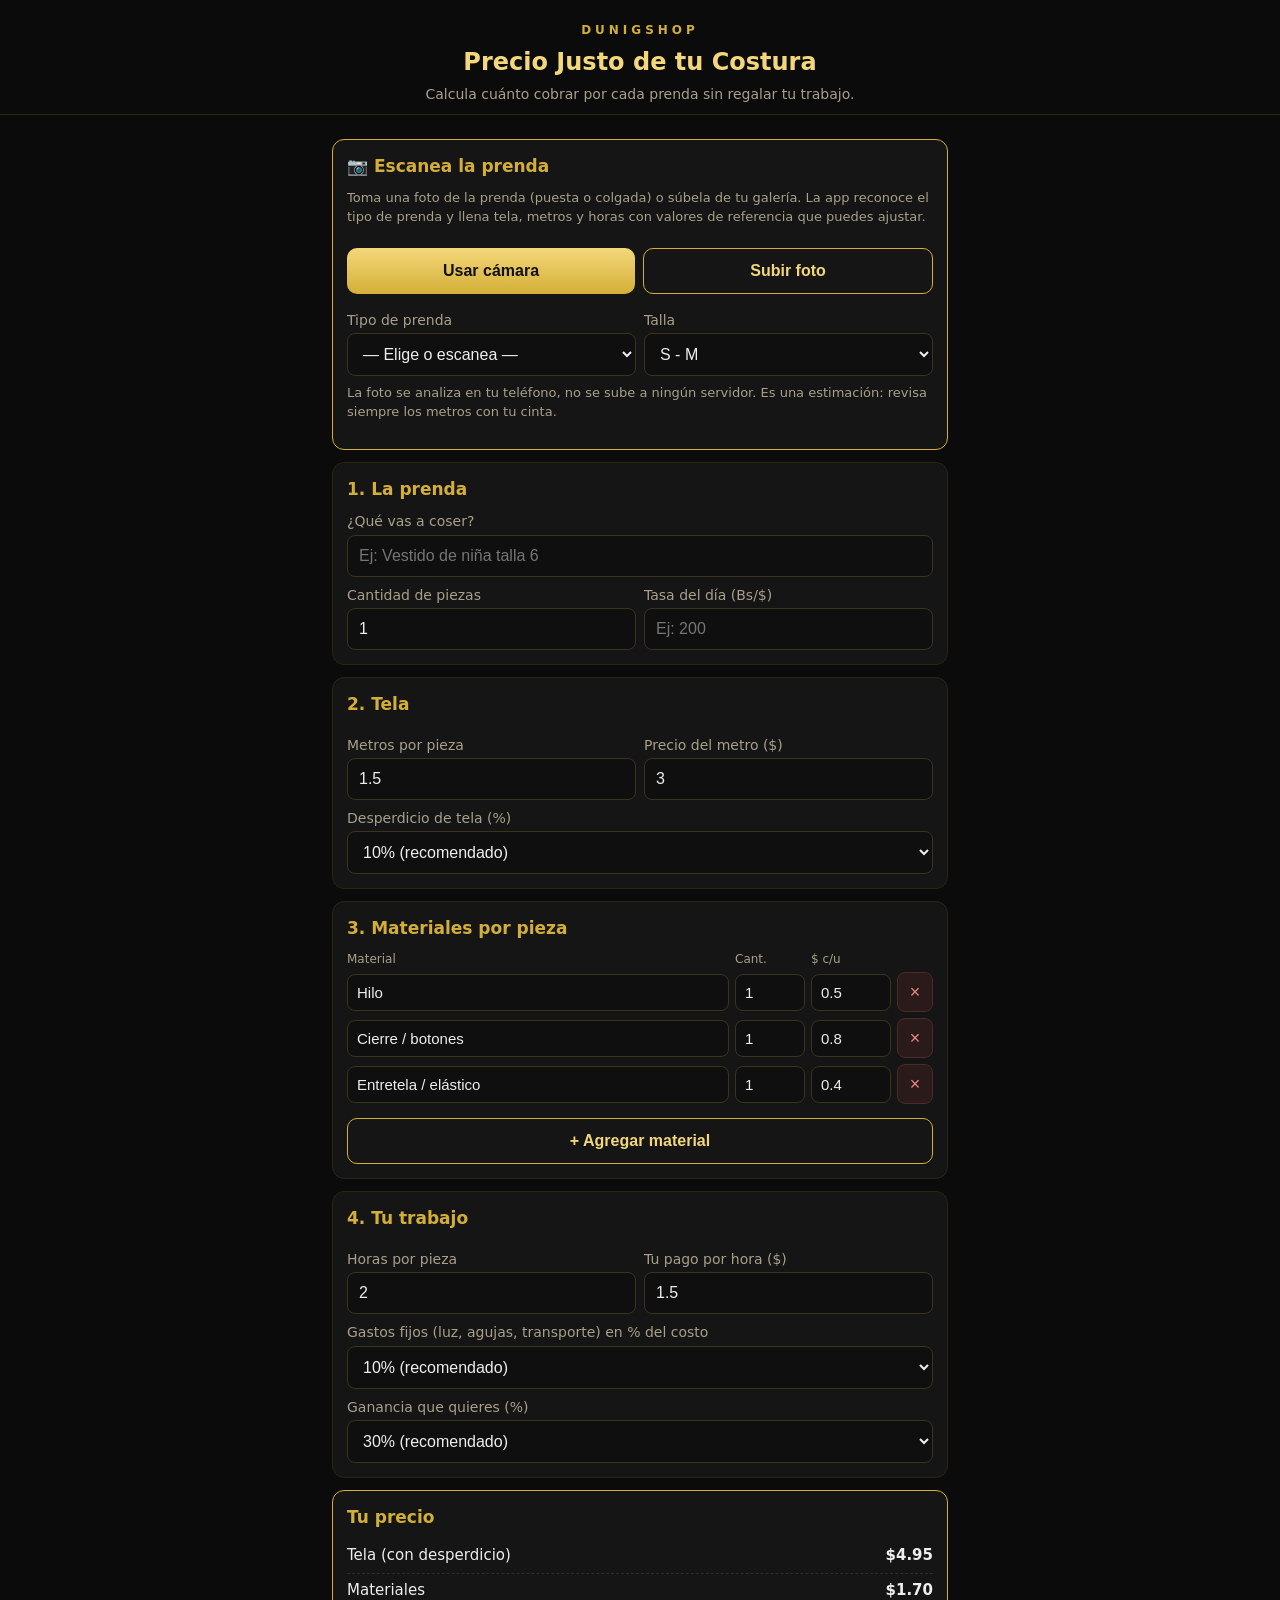
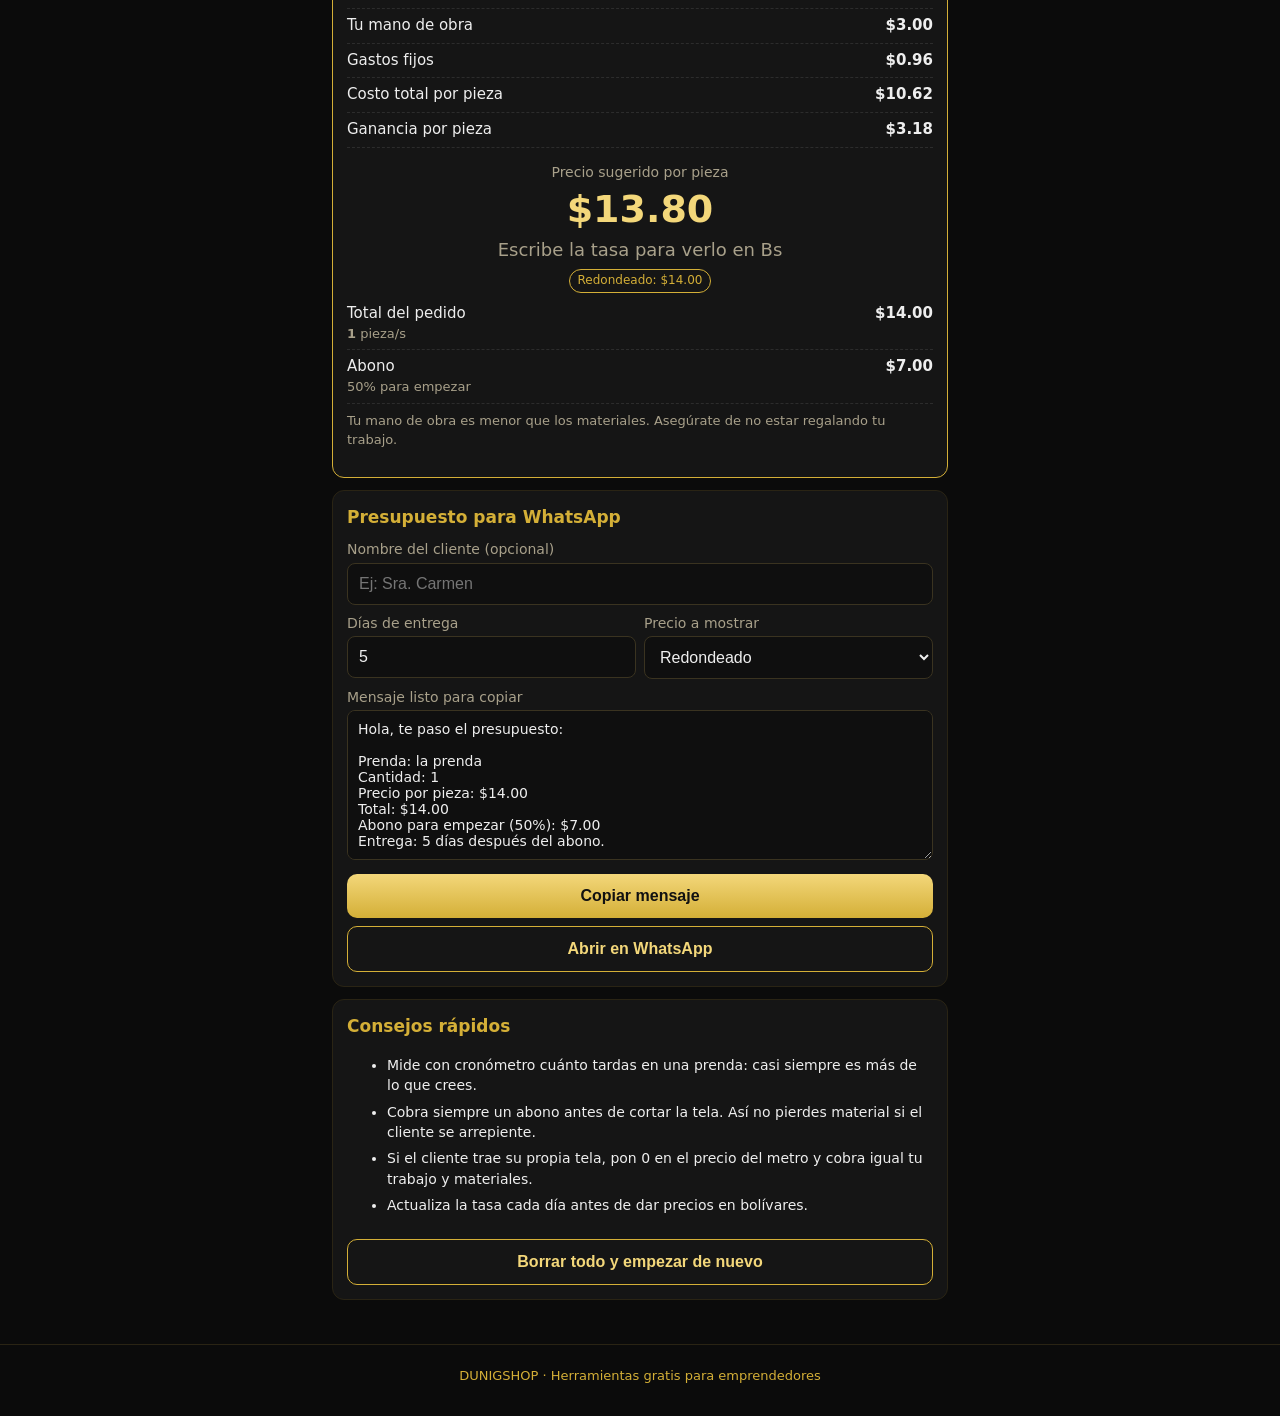
<file: index.html>
<!DOCTYPE html>
<html lang="es">
<head>
<meta charset="UTF-8">
<meta name="viewport" content="width=device-width, initial-scale=1">
<title>Precio Justo de tu Costura · DUNIGSHOP</title>
<meta name="description" content="Calcula gratis cuánto cobrar por una prenda: tela, materiales, tu tiempo y tu ganancia, en dólares y bolívares.">
<meta name="theme-color" content="#0b0b0b">
<style>
  :root{--negro:#0b0b0b;--panel:#151515;--borde:#2a2414;--oro:#d4af37;--oro2:#f3d77a;--texto:#eee;--gris:#a8a08a}
  *{box-sizing:border-box}
  body{margin:0;background:var(--negro);color:var(--texto);font-family:system-ui,-apple-system,"Segoe UI",Roboto,Arial,sans-serif;font-size:16px;line-height:1.45}
  header{text-align:center;padding:22px 14px 10px;border-bottom:1px solid var(--borde)}
  header .marca{color:var(--oro);letter-spacing:4px;font-size:12px;font-weight:700}
  h1{margin:6px 0 4px;font-size:24px;color:var(--oro2)}
  header p{margin:0;color:var(--gris);font-size:14px}
  main{max-width:640px;margin:0 auto;padding:12px}
  .card{background:var(--panel);border:1px solid var(--borde);border-radius:12px;padding:14px;margin:12px 0}
  h2{font-size:17px;color:var(--oro);margin:0 0 10px}
  label{display:block;font-size:14px;color:var(--gris);margin:8px 0 3px}
  input,select{width:100%;padding:11px;border-radius:8px;border:1px solid #3a3320;background:#0f0f0f;color:var(--texto);font-size:16px}
  input:focus,select:focus{outline:2px solid var(--oro);border-color:var(--oro)}
  .fila{display:flex;gap:8px}
  .fila>div{flex:1;min-width:0}
  .mat{display:grid;grid-template-columns:1fr 70px 80px 36px;gap:6px;align-items:center;margin-bottom:6px}
  .mat input{padding:9px;font-size:15px}
  .mat input::-webkit-outer-spin-button,.mat input::-webkit-inner-spin-button{-webkit-appearance:none;margin:0}
  .mat input[type=number]{-moz-appearance:textfield}
  .mat .x{background:#2a1a1a;color:#e88;border:1px solid #4a2a2a;border-radius:8px;height:40px;font-size:18px;cursor:pointer}
  .cab{display:grid;grid-template-columns:1fr 70px 80px 36px;gap:6px;font-size:12px;color:var(--gris);margin-bottom:4px}
  button.btn{width:100%;padding:13px;border:0;border-radius:10px;background:linear-gradient(180deg,var(--oro2),var(--oro));color:#111;font-weight:700;font-size:16px;cursor:pointer;margin-top:8px}
  button.sec{background:transparent;border:1px solid var(--oro);color:var(--oro2)}
  .res{border-color:var(--oro)}
  .linea{display:flex;justify-content:space-between;padding:6px 0;border-bottom:1px dashed #2c2c2c;font-size:15px}
  .linea{gap:10px;align-items:flex-start}.linea span:last-child{font-weight:600;text-align:right;white-space:nowrap}.linea small{display:block;font-weight:400;color:var(--gris);font-size:13px}
  .grande{text-align:center;margin:14px 0 4px}
  .grande .usd{font-size:38px;font-weight:800;color:var(--oro2)}
  .grande .bs{font-size:18px;color:var(--gris)}
  .tag{display:inline-block;font-size:12px;padding:2px 8px;border-radius:20px;border:1px solid var(--oro);color:var(--oro);margin-top:6px}
  .aviso{font-size:13px;color:var(--gris);margin-top:8px}
  textarea{width:100%;min-height:150px;background:#0f0f0f;color:var(--texto);border:1px solid #3a3320;border-radius:8px;padding:10px;font-size:14px;font-family:inherit}
  .tips li{margin-bottom:6px;font-size:14px}
  footer{text-align:center;color:var(--oro);font-size:13px;padding:22px 10px 30px;border-top:1px solid var(--borde);margin-top:20px}
  @media (max-width:360px){h1{font-size:21px}.mat,.cab{grid-template-columns:1fr 56px 68px 32px}}
  .scan{border-color:var(--oro)}
  .scan .bot{display:flex;gap:8px}.scan .bot button{flex:1}
  #prev{display:none;width:100%;max-height:280px;object-fit:contain;border-radius:10px;margin-top:10px;background:#000}
  #scanRes{font-size:14px;color:var(--texto);margin-top:8px}
  #scanRes b{color:var(--oro2)}
  input[type=file]{display:none}
</style>
</head>
<body>
<header>
  <div class="marca">DUNIGSHOP</div>
  <h1>Precio Justo de tu Costura</h1>
  <p>Calcula cuánto cobrar por cada prenda sin regalar tu trabajo.</p>
</header>

<main>
  <section class="card scan">
    <h2>📷 Escanea la prenda</h2>
    <p class="aviso" style="margin-top:0">Toma una foto de la prenda (puesta o colgada) o súbela de tu galería. La app reconoce el tipo de prenda y llena tela, metros y horas con valores de referencia que puedes ajustar.</p>
    <div class="bot">
      <button class="btn" id="btnCam" type="button">Usar cámara</button>
      <button class="btn sec" id="btnGal" type="button">Subir foto</button>
    </div>
    <input id="fCam" type="file" accept="image/*" capture="environment">
    <input id="fGal" type="file" accept="image/*">
    <img id="prev" alt="Foto de la prenda">
    <div id="scanRes"></div>
    <div class="fila">
      <div><label for="tipo">Tipo de prenda</label>
        <select id="tipo"><option value="">— Elige o escanea —</option></select></div>
      <div><label for="talla">Talla</label>
        <select id="talla"><option value="0.7">Niño/a</option><option value="1" selected>S - M</option><option value="1.2">L - XL</option><option value="1.4">XXL o más</option></select></div>
    </div>
    <p class="aviso">La foto se analiza en tu teléfono, no se sube a ningún servidor. Es una estimación: revisa siempre los metros con tu cinta.</p>
  </section>
  <section class="card">
    <h2>1. La prenda</h2>
    <label for="prenda">¿Qué vas a coser?</label>
    <input id="prenda" placeholder="Ej: Vestido de niña talla 6" value="">
    <div class="fila">
      <div><label for="cant">Cantidad de piezas</label><input id="cant" type="number" min="1" step="1" value="1" inputmode="numeric"></div>
      <div><label for="tasa">Tasa del día (Bs/$)</label><input id="tasa" type="number" min="0" step="0.01" placeholder="Ej: 200" inputmode="decimal"></div>
    </div>
  </section>

  <section class="card">
    <h2>2. Tela</h2>
    <div class="fila">
      <div><label for="metros">Metros por pieza</label><input id="metros" type="number" min="0" step="0.05" value="1.5" inputmode="decimal"></div>
      <div><label for="precioM">Precio del metro ($)</label><input id="precioM" type="number" min="0" step="0.01" value="3" inputmode="decimal"></div>
    </div>
    <label for="merma">Desperdicio de tela (%)</label>
    <select id="merma">
      <option value="0">0% (ya lo incluí)</option>
      <option value="5">5%</option>
      <option value="10" selected>10% (recomendado)</option>
      <option value="15">15% (tela con estampado o cuadros)</option>
      <option value="20">20%</option>
    </select>
  </section>

  <section class="card">
    <h2>3. Materiales por pieza</h2>
    <div class="cab"><span>Material</span><span>Cant.</span><span>$ c/u</span><span></span></div>
    <div id="mats"></div>
    <button class="btn sec" id="addMat" type="button">+ Agregar material</button>
  </section>

  <section class="card">
    <h2>4. Tu trabajo</h2>
    <div class="fila">
      <div><label for="horas">Horas por pieza</label><input id="horas" type="number" min="0" step="0.25" value="2" inputmode="decimal"></div>
      <div><label for="pagoH">Tu pago por hora ($)</label><input id="pagoH" type="number" min="0" step="0.1" value="1.5" inputmode="decimal"></div>
    </div>
    <label for="gastos">Gastos fijos (luz, agujas, transporte) en % del costo</label>
    <select id="gastos">
      <option value="0">0%</option>
      <option value="5">5%</option>
      <option value="10" selected>10% (recomendado)</option>
      <option value="15">15%</option>
    </select>
    <label for="ganancia">Ganancia que quieres (%)</label>
    <select id="ganancia">
      <option value="20">20%</option>
      <option value="30" selected>30% (recomendado)</option>
      <option value="40">40%</option>
      <option value="50">50%</option>
      <option value="70">70% (trabajo a la medida o urgente)</option>
      <option value="100">100%</option>
    </select>
  </section>

  <section class="card res" id="resultado">
    <h2>Tu precio</h2>
    <div class="linea"><span>Tela (con desperdicio)</span><span id="rTela">$0.00</span></div>
    <div class="linea"><span>Materiales</span><span id="rMat">$0.00</span></div>
    <div class="linea"><span>Tu mano de obra</span><span id="rMano">$0.00</span></div>
    <div class="linea"><span>Gastos fijos</span><span id="rGastos">$0.00</span></div>
    <div class="linea"><span>Costo total por pieza</span><span id="rCosto">$0.00</span></div>
    <div class="linea"><span>Ganancia por pieza</span><span id="rGan">$0.00</span></div>
    <div class="grande">
      <div style="font-size:14px;color:var(--gris)">Precio sugerido por pieza</div>
      <div class="usd" id="rPrecio">$0.00</div>
      <div class="bs" id="rPrecioBs">Escribe la tasa para verlo en Bs</div>
      <div class="tag" id="rRedondeo">Redondeado: $0</div>
    </div>
    <div class="linea" id="lTotal"><span>Total del pedido<small><span id="rCant">1</span> pieza/s</small></span><span id="rTotal">$0.00</span></div>
    <div class="linea"><span>Abono<small>50% para empezar</small></span><span id="rAbono">$0.00</span></div>
    <p class="aviso" id="avisoMin"></p>
  </section>

  <section class="card">
    <h2>Presupuesto para WhatsApp</h2>
    <label for="cliente">Nombre del cliente (opcional)</label>
    <input id="cliente" placeholder="Ej: Sra. Carmen">
    <div class="fila">
      <div><label for="entrega">Días de entrega</label><input id="entrega" type="number" min="1" value="5" inputmode="numeric"></div>
      <div><label for="usarRed">Precio a mostrar</label>
        <select id="usarRed"><option value="1" selected>Redondeado</option><option value="0">Exacto</option></select></div>
    </div>
    <label for="msg">Mensaje listo para copiar</label>
    <textarea id="msg" readonly></textarea>
    <button class="btn" id="copiar" type="button">Copiar mensaje</button>
    <button class="btn sec" id="wa" type="button">Abrir en WhatsApp</button>
  </section>

  <section class="card">
    <h2>Consejos rápidos</h2>
    <ul class="tips">
      <li>Mide con cronómetro cuánto tardas en una prenda: casi siempre es más de lo que crees.</li>
      <li>Cobra siempre un abono antes de cortar la tela. Así no pierdes material si el cliente se arrepiente.</li>
      <li>Si el cliente trae su propia tela, pon 0 en el precio del metro y cobra igual tu trabajo y materiales.</li>
      <li>Actualiza la tasa cada día antes de dar precios en bolívares.</li>
    </ul>
    <button class="btn sec" id="reset" type="button">Borrar todo y empezar de nuevo</button>
  </section>
</main>

<footer>DUNIGSHOP · Herramientas gratis para emprendedores</footer>

<script>
(function(){
  var KEY='dunig_precio_costura_v1';
  var ids=['prenda','cant','tasa','metros','precioM','merma','horas','pagoH','gastos','ganancia','cliente','entrega','usarRed'];
  var defMats=[['Hilo',1,0.5],['Cierre / botones',1,0.8],['Entretela / elástico',1,0.4]];
  var $=function(i){return document.getElementById(i)};
  function n(v){v=parseFloat(String(v).replace(',','.'));return isNaN(v)||v<0?0:v}
  function usd(v){return '$'+v.toFixed(2)}
  function bs(v){return 'Bs '+v.toLocaleString('es-VE',{minimumFractionDigits:2,maximumFractionDigits:2})}

  function filaMat(nom,c,p){
    var d=document.createElement('div');d.className='mat';
    d.innerHTML='<input class="mn" placeholder="Material"><input class="mc" type="number" min="0" step="1" inputmode="decimal"><input class="mp" type="number" min="0" step="0.01" inputmode="decimal"><button class="x" type="button" aria-label="Quitar">×</button>';
    d.querySelector('.mn').value=nom||'';d.querySelector('.mc').value=(c===undefined?1:c);d.querySelector('.mp').value=(p===undefined?'':p);
    d.querySelector('.x').onclick=function(){d.parentNode.removeChild(d);calc()};
    $('mats').appendChild(d);
  }
  function leerMats(){
    var out=[],r=$('mats').querySelectorAll('.mat');
    for(var i=0;i<r.length;i++){out.push([r[i].querySelector('.mn').value,r[i].querySelector('.mc').value,r[i].querySelector('.mp').value])}
    return out;
  }
  function guardar(){
    try{var o={mats:leerMats()};ids.forEach(function(i){o[i]=$(i).value});localStorage.setItem(KEY,JSON.stringify(o))}catch(e){}
  }
  function cargar(){
    var o=null;try{o=JSON.parse(localStorage.getItem(KEY))}catch(e){}
    if(o){ids.forEach(function(i){if(o[i]!==undefined)$(i).value=o[i]})}
    var m=(o&&o.mats)?o.mats:defMats;m.forEach(function(x){filaMat(x[0],x[1],x[2])});
  }
  var ult={};
  function calc(){
    var cant=Math.max(1,Math.round(n($('cant').value)||1));
    var tasa=n($('tasa').value);
    var tela=n($('metros').value)*n($('precioM').value)*(1+n($('merma').value)/100);
    var mat=0;leerMats().forEach(function(x){mat+=n(x[1])*n(x[2])});
    var mano=n($('horas').value)*n($('pagoH').value);
    var base=tela+mat+mano;
    var gastos=base*n($('gastos').value)/100;
    var costo=base+gastos;
    var gan=costo*n($('ganancia').value)/100;
    var precio=costo+gan;
    var red=precio<=0?0:(precio<10?Math.ceil(precio*2)/2:Math.ceil(precio));
    $('rTela').textContent=usd(tela);$('rMat').textContent=usd(mat);$('rMano').textContent=usd(mano);
    $('rGastos').textContent=usd(gastos);$('rCosto').textContent=usd(costo);$('rGan').textContent=usd(gan);
    $('rPrecio').textContent=usd(precio);
    $('rPrecioBs').textContent=tasa>0?bs(precio*tasa):'Escribe la tasa para verlo en Bs';
    $('rRedondeo').textContent='Redondeado: '+usd(red)+(tasa>0?' · '+bs(red*tasa):'');
    $('rCant').textContent=cant;
    var total=red*cant;
    $('rTotal').innerHTML=usd(total)+(tasa>0?'<small>'+bs(total*tasa)+'</small>':'');
    $('rAbono').innerHTML=usd(total/2)+(tasa>0?'<small>'+bs(total/2*tasa)+'</small>':'');
    var av='';
    if(n($('pagoH').value)<1)av='Ojo: estás cobrando menos de $1 por hora. Tu tiempo vale; revisa tu pago por hora.';
    else if(mano<tela+mat&&mano>0)av='Tu mano de obra es menor que los materiales. Asegúrate de no estar regalando tu trabajo.';
    $('avisoMin').textContent=av;
    ult={cant:cant,tasa:tasa,precio:precio,red:red};
    mensaje();guardar();
  }
  function mensaje(){
    var u=$('usarRed').value==='1'?ult.red:Math.round(ult.precio*100)/100;
    var tot=u*ult.cant,t=ult.tasa;
    var cli=$('cliente').value.trim(),pr=$('prenda').value.trim()||'la prenda';
    var s='Hola'+(cli?' '+cli:'')+', te paso el presupuesto:\n\n';
    s+='Prenda: '+pr+'\n';
    s+='Cantidad: '+ult.cant+'\n';
    s+='Precio por pieza: '+usd(u)+(t>0?' ('+bs(u*t)+')':'')+'\n';
    s+='Total: '+usd(tot)+(t>0?' ('+bs(tot*t)+')':'')+'\n';
    s+='Abono para empezar (50%): '+usd(tot/2)+(t>0?' ('+bs(tot/2*t)+')':'')+'\n';
    s+='Entrega: '+(Math.round(n($('entrega').value))||5)+' días después del abono.\n';
    if(t>0)s+='Tasa usada: '+bs(t)+' por $ (válida solo por hoy).\n';
    s+='\nAcepto Pago Móvil o efectivo. ¿Te lo confirmo?';
    $('msg').value=s;
  }
  function copiar(){
    var t=$('msg');t.removeAttribute('readonly');t.select();t.setSelectionRange(0,99999);
    var ok=false;try{ok=document.execCommand('copy')}catch(e){}
    t.setAttribute('readonly','');
    if(navigator.clipboard&&!ok){navigator.clipboard.writeText(t.value).then(function(){ok=true},function(){})}
    $('copiar').textContent='¡Copiado!';setTimeout(function(){$('copiar').textContent='Copiar mensaje'},1800);
  }
  document.addEventListener('input',calc);document.addEventListener('change',calc);
  $('addMat').onclick=function(){filaMat('',1,'');calc()};
  $('copiar').onclick=copiar;
  $('wa').onclick=function(){window.open('https://wa.me/?text='+encodeURIComponent($('msg').value),'_blank')};
  $('reset').onclick=function(){if(confirm('¿Borrar todos los datos?')){try{localStorage.removeItem(KEY)}catch(e){}location.reload()}};
  cargar();calc();
})();
</script>
<script>
(function(){
  // Valores de referencia por pieza (talla S-M): metros de tela, horas de costura
  const P={
    franela:{n:'Franela / camiseta',m:1.2,h:1.5},
    camisa:{n:'Camisa manga larga',m:1.8,h:3},
    sueter:{n:'Suéter / chemise',m:1.6,h:2.5},
    chaqueta:{n:'Chaqueta / abrigo',m:2.5,h:6},
    pantalon:{n:'Pantalón / jean',m:1.4,h:3},
    short:{n:'Short / bermuda',m:0.8,h:1.5},
    falda:{n:'Falda',m:1.2,h:2},
    vestido:{n:'Vestido',m:2.5,h:4},
    vestidoLargo:{n:'Vestido largo / de fiesta',m:4,h:8},
    traje:{n:'Traje / blazer',m:3,h:10},
    pijama:{n:'Pijama (2 piezas)',m:2.5,h:3},
    bata:{n:'Bata / uniforme',m:2.2,h:3},
    bano:{n:'Traje de baño',m:0.6,h:2},
    delantal:{n:'Delantal',m:1,h:1},
    toga:{n:'Toga',m:3.5,h:5},
    gorra:{n:'Gorra / sombrero',m:0.4,h:1.5}
  };
  // Etiquetas de MobileNet (ImageNet) -> tipo
  const MAP=[
    [/jersey|t-shirt|tee shirt/,'franela'],[/sweatshirt|cardigan/,'sueter'],
    [/trench coat|fur coat|parka|anorak|bulletproof|stole/,'chaqueta'],
    [/jean|blue jean|denim/,'pantalon'],[/swimming trunk|bathing trunk/,'short'],
    [/miniskirt|sarong/,'falda'],[/hoopskirt|crinoline|overskirt|gown/,'vestidoLargo'],
    [/abaya|kimono|poncho/,'vestido'],[/suit|military uniform|bow tie|windsor tie|tie/,'traje'],
    [/pajama|pyjama/,'pijama'],[/lab coat|laboratory coat|apron/,'bata'],
    [/bikini|maillot|brassiere|bra/,'bano'],[/academic gown|vestment/,'toga'],
    [/cowboy hat|sombrero|cap|bonnet|hat/,'gorra']
  ];
  const $=id=>document.getElementById(id);
  const tipo=$('tipo'),talla=$('talla'),res=$('scanRes'),prev=$('prev');
  for(const k in P){const o=document.createElement('option');o.value=k;o.textContent=P[k].n;tipo.appendChild(o);}
  function aplicar(){
    const k=tipo.value;if(!k)return;const f=parseFloat(talla.value)||1;const t=P[k];
    $('metros').value=(Math.round(t.m*f*20)/20).toFixed(2);
    $('horas').value=(Math.round(t.h*(f<1?0.8:f>1?1.15:1)*4)/4).toString();
    const pr=$('prenda');pr.value=t.n+' ('+talla.options[talla.selectedIndex].text+')';
    pr.dispatchEvent(new Event('input',{bubbles:true}));
  }
  tipo.addEventListener('change',aplicar);talla.addEventListener('change',aplicar);
  $('btnCam').onclick=()=>$('fCam').click();$('btnGal').onclick=()=>$('fGal').click();
  let modelo=null;
  function cargarScript(src){return new Promise((ok,err)=>{const s=document.createElement('script');s.src=src;s.onload=ok;s.onerror=err;document.head.appendChild(s);});}
  async function getModelo(){
    if(modelo)return modelo;
    res.textContent='Cargando el reconocedor (solo la primera vez, unos segundos)…';
    await cargarScript('https://cdn.jsdelivr.net/npm/@tensorflow/tfjs@4.20.0/dist/tf.min.js');
    await cargarScript('https://cdn.jsdelivr.net/npm/@tensorflow-models/mobilenet@2.1.1/dist/mobilenet.min.js');
    modelo=await mobilenet.load({version:2,alpha:1.0});return modelo;
  }
  async function analizar(file){
    if(!file)return;
    prev.src=URL.createObjectURL(file);prev.style.display='block';
    await new Promise(r=>prev.complete?r():prev.onload=r);
    try{
      const m=await getModelo();res.textContent='Analizando la prenda…';
      const preds=await m.classify(prev,10);let hit=null;
      for(const p of preds){const l=p.className.toLowerCase();for(const [re,k] of MAP){if(re.test(l)){hit={k,p};break;}}if(hit)break;}
      if(hit){
        tipo.value=hit.k;aplicar();
        res.innerHTML='Parece: <b>'+P[hit.k].n+'</b> ('+Math.round(hit.p.probability*100)+'% de seguridad). Ya llené metros y horas; ajusta la talla o cambia el tipo si no es correcto.';
      }else{
        res.innerHTML='No reconocí bien la prenda. Elige el tipo en la lista de abajo y lo calculo igual. <small>Consejo: foto con buena luz, la prenda completa y fondo sencillo.</small>';
      }
    }catch(e){res.textContent='No pude cargar el reconocedor (revisa tu conexión). Elige el tipo de prenda en la lista y lo calculo igual.';}
  }
  $('fCam').onchange=e=>analizar(e.target.files[0]);$('fGal').onchange=e=>analizar(e.target.files[0]);
})();
</script>
</body>
</html>
</file>
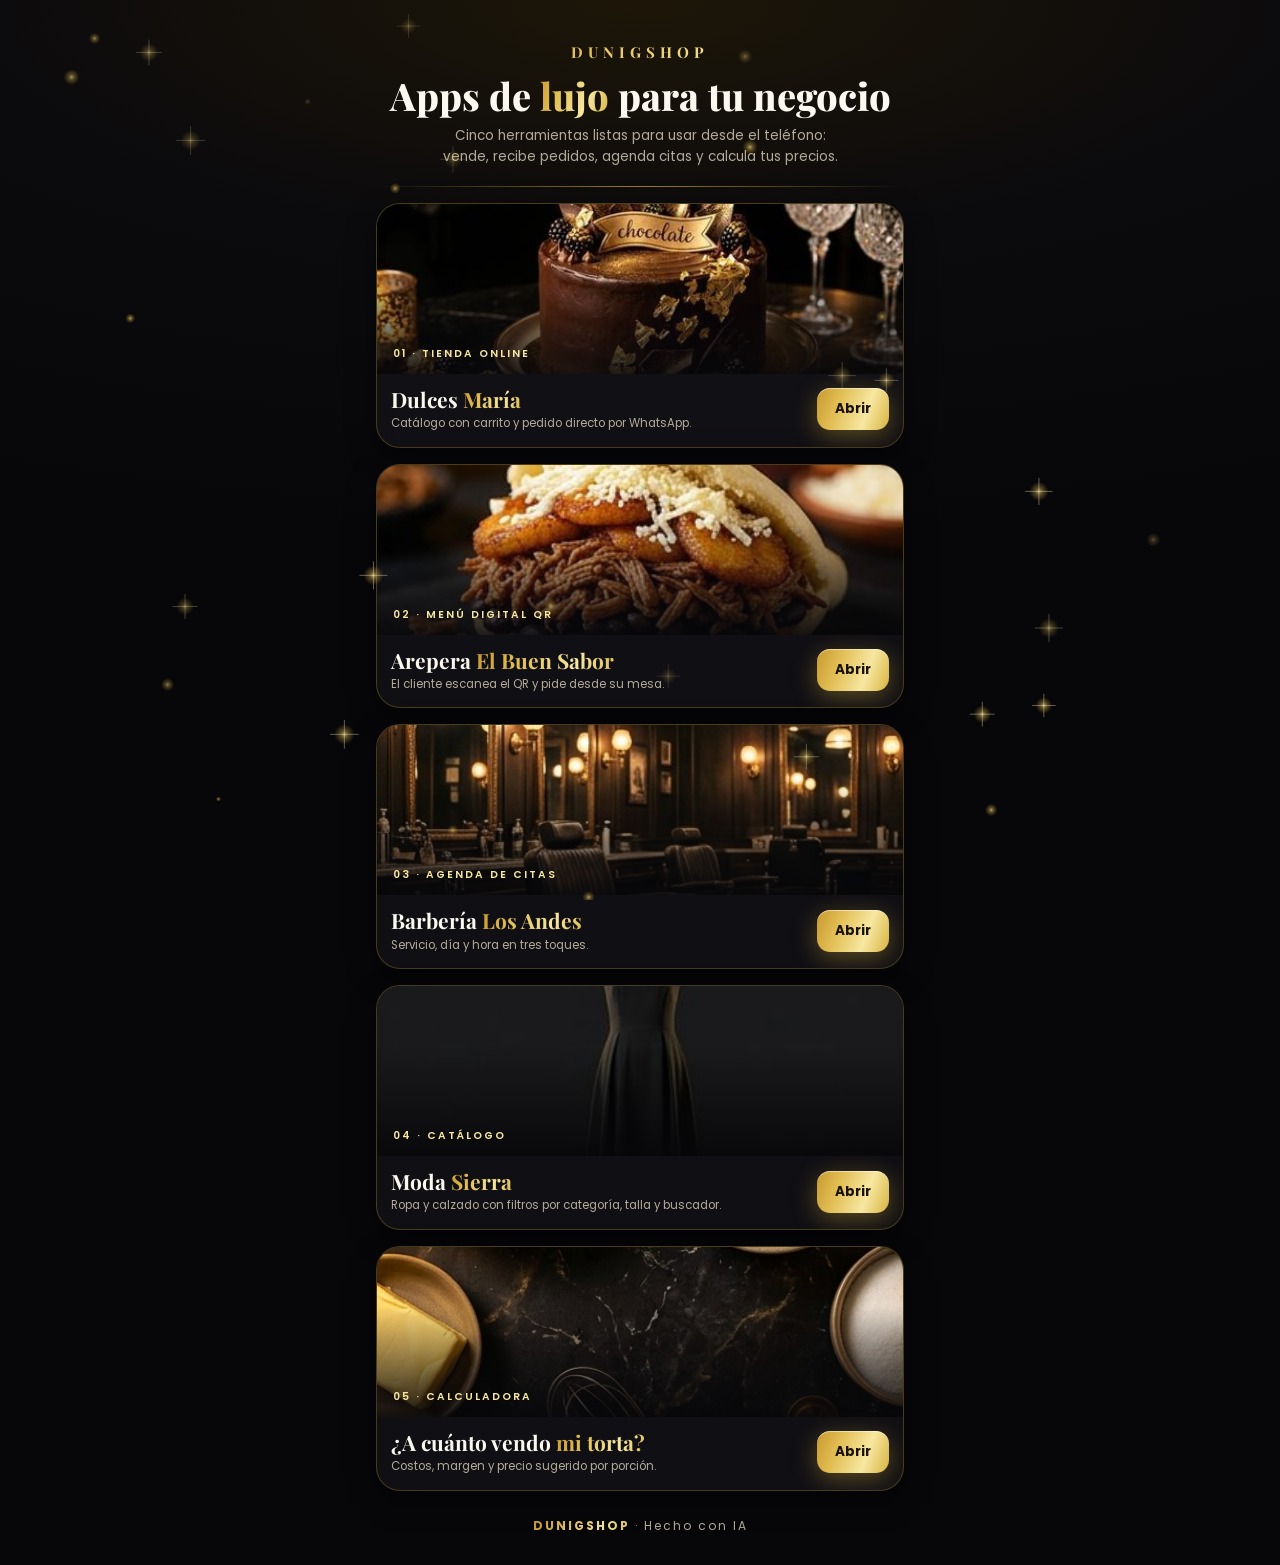
<file: apps/index.html>
<!DOCTYPE html>
<html lang="es"><head><meta charset="utf-8"><meta name="viewport" content="width=device-width,initial-scale=1,viewport-fit=cover"><meta name="theme-color" content="#07070a">
<title>DUNIGSHOP · Apps de lujo para tu negocio</title>
<meta name="description" content="5 apps de lujo para emprendedores venezolanos: tienda, menú QR, agenda, catálogo y calculadora de precios.">
<link rel="stylesheet" href="assets/lux.css">
<style>
body{padding:0 0 30px}
.wrap{max-width:560px;margin:0 auto;padding:0 16px}
.hero{text-align:center;padding:42px 6px 18px}
.hero h1{font-family:Playfair,serif;font-size:38px;line-height:1.05;font-weight:800;margin:14px 0 10px}
.hero p{font-size:13.5px;color:var(--mut);line-height:1.55;max-width:420px;margin:0 auto}
.logo{font-family:Playfair,serif;font-size:15px;letter-spacing:5px;font-weight:700}
.app{display:block;border-radius:24px;overflow:hidden;margin:16px 0;text-decoration:none;color:inherit;animation:rise .6s cubic-bezier(.2,.8,.2,1) both}
.app .ph{height:170px}
.app .ph::after{background:linear-gradient(180deg,rgba(7,7,10,0) 35%,rgba(7,7,10,.9) 100%)}
.app .n{position:absolute;left:16px;bottom:12px;z-index:2;font-size:10.5px;letter-spacing:2px;color:var(--g1);font-weight:600}
.app .in{display:flex;align-items:center;gap:12px;padding:13px 14px 15px}
.app .tx{flex:1;min-width:0}
.app h2{font-family:Playfair,serif;font-size:21px;line-height:1.15}
.app p{font-size:11.5px;color:var(--mut);margin-top:4px;line-height:1.45}
.app .go{border-radius:13px;padding:11px 18px;font-size:13.5px;flex:none}
footer{text-align:center;margin-top:26px;font-size:12px;letter-spacing:2px;color:var(--mut)}
footer b{font-weight:700}
</style></head><body>
<div class="wrap">
<div class="hero rise"><div class="logo gtxt">DUNIGSHOP</div>
<h1>Apps de <span class="gtxt">lujo</span> para tu negocio</h1>
<p>Cinco herramientas listas para usar desde el teléfono: vende, recibe pedidos, agenda citas y calcula tus precios.</p></div>
<div class="hairline"></div>

<a class="app glass" href="tienda/" style="animation-delay:.05s"><div class="ph"><img class="kb" src="assets/img/hero-dulces.jpg" alt="Dulces y tortas"><span class="n">01 · TIENDA ONLINE</span></div>
<div class="in"><div class="tx"><h2>Dulces <span class="gtxt">María</span></h2><p>Catálogo con carrito y pedido directo por WhatsApp.</p></div><span class="go gbtn">Abrir</span></div></a>

<a class="app glass" href="menu-qr/" style="animation-delay:.12s"><div class="ph"><img class="kb2" src="assets/img/ar-pabellon.jpg" alt="Arepa de pabellón"><span class="n">02 · MENÚ DIGITAL QR</span></div>
<div class="in"><div class="tx"><h2>Arepera <span class="gtxt">El Buen Sabor</span></h2><p>El cliente escanea el QR y pide desde su mesa.</p></div><span class="go gbtn">Abrir</span></div></a>

<a class="app glass" href="agenda/" style="animation-delay:.19s"><div class="ph"><img class="kb" src="assets/img/bb-hero.jpg" alt="Barbería"><span class="n">03 · AGENDA DE CITAS</span></div>
<div class="in"><div class="tx"><h2>Barbería <span class="gtxt">Los Andes</span></h2><p>Servicio, día y hora en tres toques.</p></div><span class="go gbtn">Abrir</span></div></a>

<a class="app glass" href="catalogo/" style="animation-delay:.26s"><div class="ph"><img class="kb2" src="assets/img/m-vestido-negro.jpg" alt="Moda"><span class="n">04 · CATÁLOGO</span></div>
<div class="in"><div class="tx"><h2>Moda <span class="gtxt">Sierra</span></h2><p>Ropa y calzado con filtros por categoría, talla y buscador.</p></div><span class="go gbtn">Abrir</span></div></a>

<a class="app glass" href="calculadora/" style="animation-delay:.33s"><div class="ph"><img class="kb" src="assets/img/ingredientes.jpg" alt="Ingredientes de repostería"><span class="n">05 · CALCULADORA</span></div>
<div class="in"><div class="tx"><h2>¿A cuánto vendo <span class="gtxt">mi torta?</span></h2><p>Costos, margen y precio sugerido por porción.</p></div><span class="go gbtn">Abrir</span></div></a>

<footer><b class="gtxt">DUNIGSHOP</b> · Hecho con IA</footer>
</div>
<script src="assets/lux.js"></script></body></html>
</file>
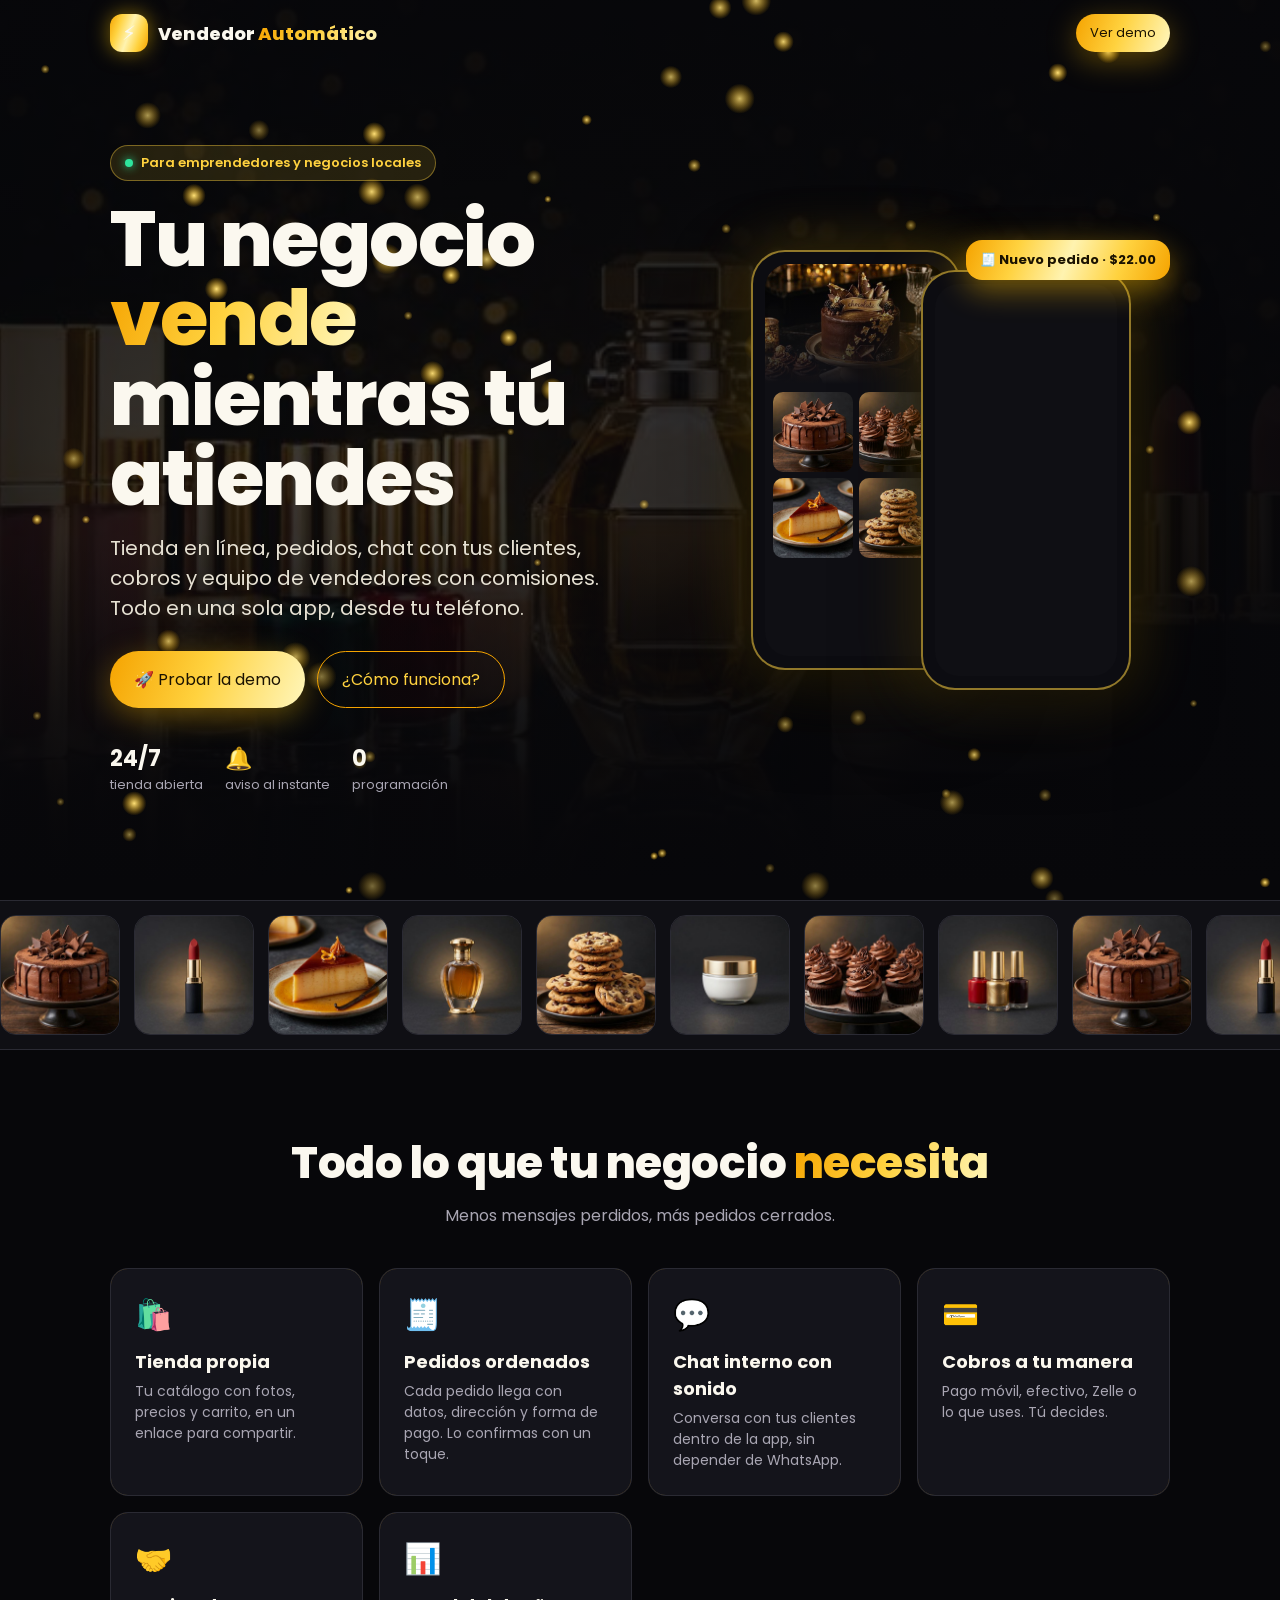
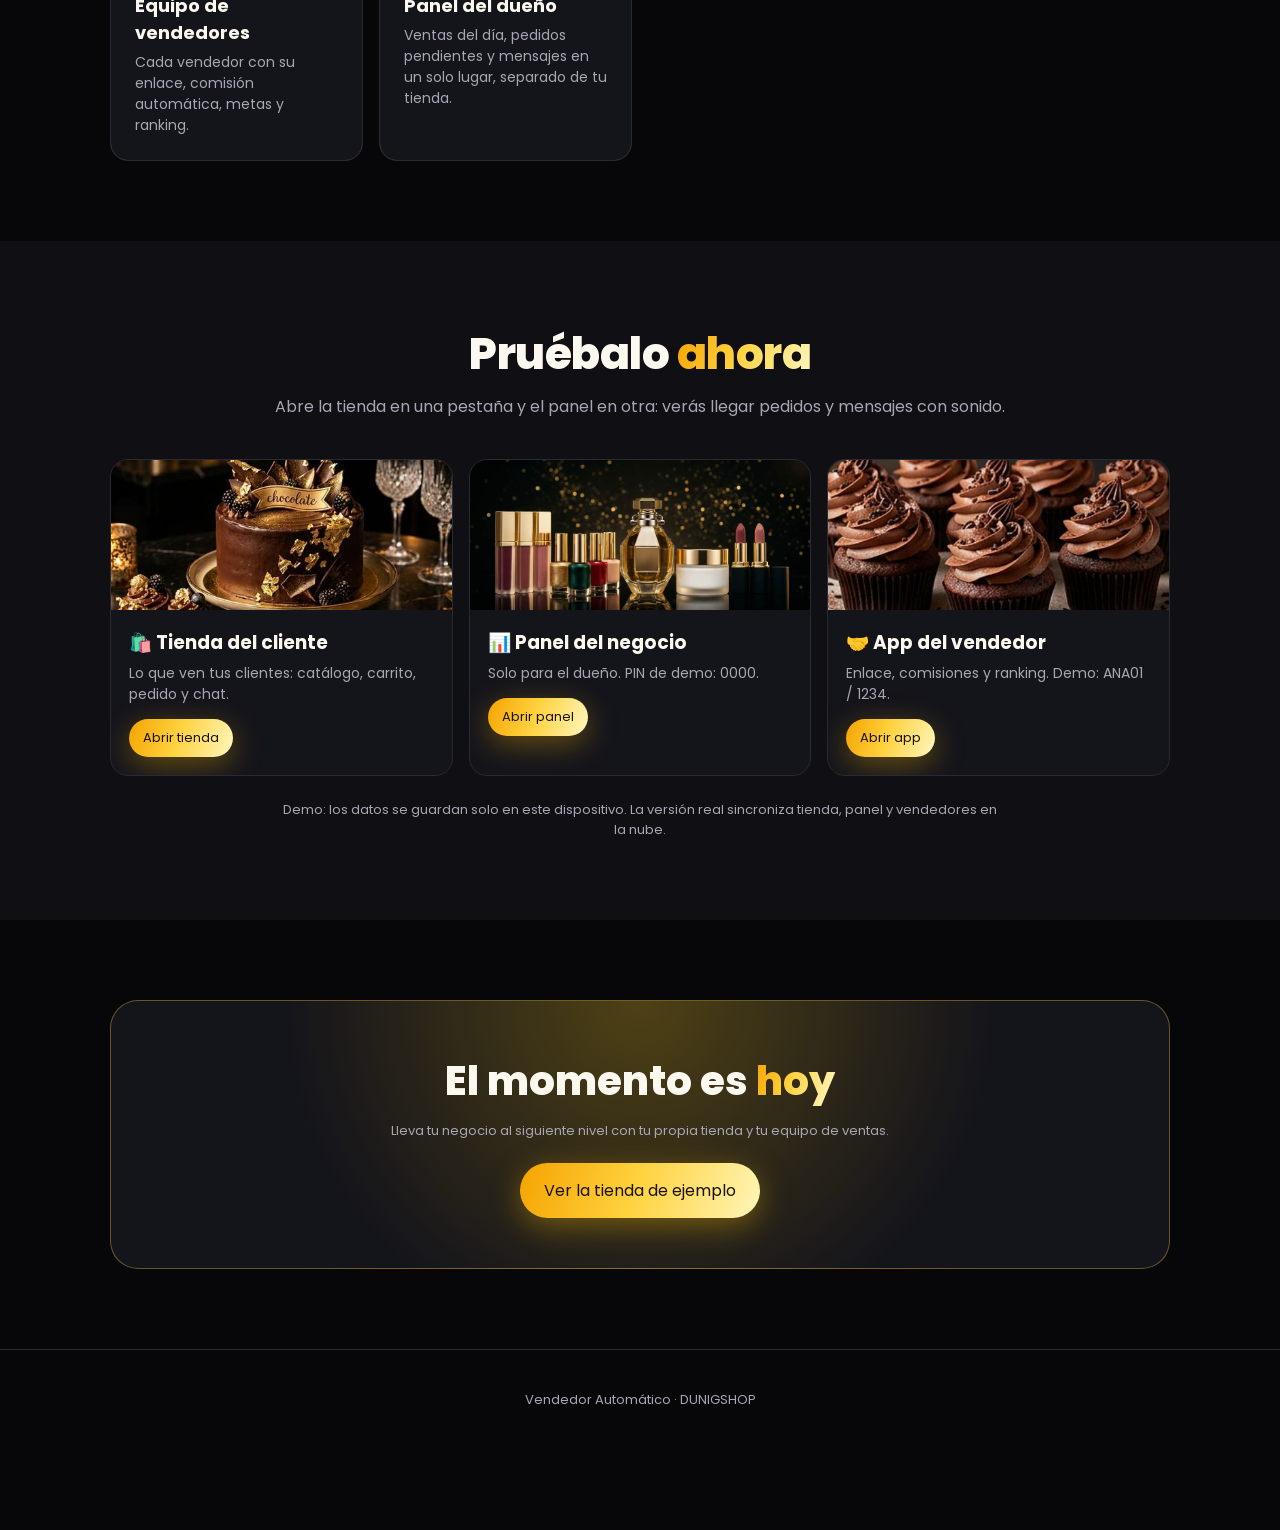
<file: vendedor/index.html>
<!DOCTYPE html>
<html lang="es">
<head>
<meta charset="UTF-8"><meta name="viewport" content="width=device-width,initial-scale=1">
<meta name="theme-color" content="#07070a">
<title>Vendedor Automático · Tu negocio vende mientras tú atiendes</title>
<meta name="description" content="Tienda en línea, pedidos, chat con tus clientes, cobros y equipo de vendedores en una sola app.">
<link href="https://fonts.googleapis.com/css2?family=Poppins:wght@400;500;600;700;800&display=swap" rel="stylesheet">
<link rel="stylesheet" href="style.css"><link rel="manifest" href="manifest.json">
<style>
.mock{position:relative;height:440px;margin-top:40px}
@media(min-width:900px){.hero .wrap{display:grid;grid-template-columns:1.1fr .9fr;gap:40px;align-items:center}.mock{margin:0}}
.phone{position:absolute;width:210px;height:420px;border-radius:34px;background:#0c0c11;border:2px solid rgba(255,210,63,.55);box-shadow:0 30px 80px rgba(0,0,0,.6),0 0 60px rgba(255,190,0,.25);overflow:hidden;padding:12px}
.phone.a{left:50%;margin-left:-190px;animation:fl1 6s ease-in-out infinite}.phone.b{left:50%;margin-left:-20px;top:20px;animation:fl1 6s ease-in-out -3s infinite}
@keyframes fl1{0%,100%{transform:translateY(0) rotate(-3deg)}50%{transform:translateY(-16px) rotate(1deg)}}
.phone .scr{border-radius:24px;height:100%;overflow:hidden;background:var(--bg2);display:flex;flex-direction:column}
.phone .hd{height:120px;background-size:cover;background-position:center;position:relative}.phone .hd::after{content:'';position:absolute;inset:0;background:linear-gradient(transparent,var(--bg2))}
.phone .g{display:grid;grid-template-columns:1fr 1fr;gap:6px;padding:8px}.phone .g img{border-radius:10px;aspect-ratio:1;object-fit:cover}
.phone .bb{margin:6px 8px;padding:8px 10px;border-radius:12px;font-size:11px}.bb.l{background:#23232c;align-self:flex-start;max-width:80%}.bb.r{background:var(--gold);color:#1a1200;align-self:flex-end;max-width:80%}
.phone .bb{opacity:0;animation:msg 8s infinite}.bb:nth-child(2){animation-delay:1s}.bb:nth-child(3){animation-delay:2.2s}.bb:nth-child(4){animation-delay:3.4s}.bb:nth-child(5){animation-delay:4.6s}
@keyframes msg{0%{opacity:0;transform:translateY(8px)}8%,85%{opacity:1;transform:none}100%{opacity:0}}
.notif{position:absolute;right:0;top:-10px;background:var(--gold);color:#1a1200;border-radius:16px;padding:10px 14px;font-size:13px;font-weight:700;box-shadow:0 10px 30px rgba(255,190,0,.45);animation:nt 5s ease-in-out infinite;z-index:3}
@keyframes nt{0%,100%{transform:translateY(0) scale(1)}50%{transform:translateY(-10px) scale(1.04)}}
.demo-cards{display:grid;grid-template-columns:repeat(auto-fit,minmax(240px,1fr));gap:16px}
.dc{border-radius:var(--r);overflow:hidden;background:var(--card);border:1px solid var(--line);transition:.3s}
.dc:hover{transform:translateY(-6px);border-color:var(--g3)}.dc .im{height:150px;background-size:cover;background-position:center;animation:kb 14s ease-in-out infinite alternate}
.dc .bd{padding:18px}.dc h3{margin-bottom:6px}.dc p{color:var(--mut);font-size:14px;margin-bottom:14px}
.cta{text-align:center;border-radius:28px;padding:50px 24px;background:radial-gradient(circle at 50% 0,rgba(255,200,0,.25),transparent 60%),var(--card);border:1px solid rgba(255,210,63,.35)}
@media(max-width:420px){.mock{transform:scale(.85);transform-origin:top center}}
.note{max-width:720px;margin:24px auto 0;color:var(--mut);font-size:13px;text-align:center}
</style>
</head>
<body>
<nav class="top" id="nav"><div class="wrap"><a class="brand" href="#"><i>⚡</i><span>Vendedor <span class="gtxt">Automático</span></span></a><span class="sp"></span><a class="btn sm" href="#demo">Ver demo</a></div></nav>

<header class="hero">
  <div class="bg" style="background-image:url(img/hero-belleza.jpg);opacity:.35"></div><div class="shade"></div><canvas id="sparks"></canvas>
  <div class="wrap in">
    <div>
      <span class="kicker"><b></b> Para emprendedores y negocios locales</span>
      <h1>Tu negocio <span class="gtxt">vende</span> mientras tú atiendes</h1>
      <p class="lead">Tienda en línea, pedidos, chat con tus clientes, cobros y equipo de vendedores con comisiones. Todo en una sola app, desde tu teléfono.</p>
      <div class="ctas"><a class="btn" href="#demo">🚀 Probar la demo</a><a class="btn ghost" href="#como">¿Cómo funciona?</a></div>
      <div class="trust"><div><b>24/7</b>tienda abierta</div><div><b>🔔</b>aviso al instante</div><div><b>0</b>programación</div></div>
    </div>
    <div class="mock">
      <div class="notif">🧾 Nuevo pedido · $22.00</div>
      <div class="phone a"><div class="scr"><div class="hd" style="background-image:url(img/hero-dulces.jpg)"></div><div class="g"><img src="img/torta.jpg"><img src="img/cupcakes.jpg"><img src="img/quesillo.jpg"><img src="img/galletas.jpg"></div></div></div>
      <div class="phone b"><div class="scr" style="padding-top:20px"><div class="bb l">Hola, ¿tienen torta para hoy? 🎂</div><div class="bb r">¡Sí! Te la llevamos a las 4 pm</div><div class="bb l">Perfecto, ya hice el pedido</div><div class="bb r">Recibido #1001 ✅</div><div class="bb r">Pedido en camino 🚚</div></div></div>
    </div>
  </div>
</header>

<div class="marquee"><div class="tr"><img src="img/torta.jpg"><img src="img/labial.jpg"><img src="img/quesillo.jpg"><img src="img/perfume.jpg"><img src="img/galletas.jpg"><img src="img/crema.jpg"><img src="img/cupcakes.jpg"><img src="img/esmaltes.jpg"><img src="img/torta.jpg"><img src="img/labial.jpg"><img src="img/quesillo.jpg"><img src="img/perfume.jpg"><img src="img/galletas.jpg"><img src="img/crema.jpg"><img src="img/cupcakes.jpg"><img src="img/esmaltes.jpg"></div></div>

<section id="como"><div class="wrap">
  <div class="sh reveal"><h2>Todo lo que tu negocio <span class="gtxt">necesita</span></h2><p>Menos mensajes perdidos, más pedidos cerrados.</p></div>
  <div class="feats">
    <div class="ft reveal"><span class="ic">🛍️</span><h3>Tienda propia</h3><p>Tu catálogo con fotos, precios y carrito, en un enlace para compartir.</p></div>
    <div class="ft reveal"><span class="ic">🧾</span><h3>Pedidos ordenados</h3><p>Cada pedido llega con datos, dirección y forma de pago. Lo confirmas con un toque.</p></div>
    <div class="ft reveal"><span class="ic">💬</span><h3>Chat interno con sonido</h3><p>Conversa con tus clientes dentro de la app, sin depender de WhatsApp.</p></div>
    <div class="ft reveal"><span class="ic">💳</span><h3>Cobros a tu manera</h3><p>Pago móvil, efectivo, Zelle o lo que uses. Tú decides.</p></div>
    <div class="ft reveal"><span class="ic">🤝</span><h3>Equipo de vendedores</h3><p>Cada vendedor con su enlace, comisión automática, metas y ranking.</p></div>
    <div class="ft reveal"><span class="ic">📊</span><h3>Panel del dueño</h3><p>Ventas del día, pedidos pendientes y mensajes en un solo lugar, separado de tu tienda.</p></div>
  </div>
</div></section>

<section id="demo" style="background:var(--bg2)"><div class="wrap">
  <div class="sh reveal"><h2>Pruébalo <span class="gtxt">ahora</span></h2><p>Abre la tienda en una pestaña y el panel en otra: verás llegar pedidos y mensajes con sonido.</p></div>
  <div class="demo-cards">
    <a class="dc reveal" href="tienda/?n=dulces"><div class="im" style="background-image:url(img/hero-dulces.jpg)"></div><div class="bd"><h3>🛍️ Tienda del cliente</h3><p>Lo que ven tus clientes: catálogo, carrito, pedido y chat.</p><span class="btn sm">Abrir tienda</span></div></a>
    <a class="dc reveal" href="panel/?n=dulces"><div class="im" style="background-image:url(img/hero-belleza.jpg)"></div><div class="bd"><h3>📊 Panel del negocio</h3><p>Solo para el dueño. PIN de demo: 0000.</p><span class="btn sm">Abrir panel</span></div></a>
    <a class="dc reveal" href="promotor/?n=dulces"><div class="im" style="background-image:url(img/cupcakes.jpg)"></div><div class="bd"><h3>🤝 App del vendedor</h3><p>Enlace, comisiones y ranking. Demo: ANA01 / 1234.</p><span class="btn sm">Abrir app</span></div></a>
  </div>
  <p class="note">Demo: los datos se guardan solo en este dispositivo. La versión real sincroniza tienda, panel y vendedores en la nube.</p>
</div></section>

<section><div class="wrap"><div class="cta reveal"><h2 style="font-size:clamp(26px,6vw,40px);font-weight:800">El momento es <span class="gtxt">hoy</span></h2>
<p class="mut" style="margin:10px 0 22px">Lleva tu negocio al siguiente nivel con tu propia tienda y tu equipo de ventas.</p><a class="btn" href="tienda/?n=dulces">Ver la tienda de ejemplo</a></div></div></section>

<footer>Vendedor Automático · DUNIGSHOP</footer>
<script>
(function(){const c=document.getElementById('sparks'),x=c.getContext('2d');let W,H,P=[];function rs(){W=c.width=c.offsetWidth*devicePixelRatio;H=c.height=c.offsetHeight*devicePixelRatio}rs();addEventListener('resize',rs);
 for(let i=0;i<80;i++)P.push({x:Math.random(),y:Math.random(),r:Math.random()*2+.6,s:Math.random()*.0015+.0005,a:Math.random()*6});
 (function f(){x.clearRect(0,0,W,H);P.forEach(p=>{p.y-=p.s;p.a+=.03;if(p.y<0){p.y=1;p.x=Math.random()}const al=.4+.6*Math.abs(Math.sin(p.a)),R=p.r*6*devicePixelRatio;
  const g=x.createRadialGradient(p.x*W,p.y*H,0,p.x*W,p.y*H,R);g.addColorStop(0,`rgba(255,225,120,${al})`);g.addColorStop(1,'rgba(255,180,0,0)');x.fillStyle=g;x.beginPath();x.arc(p.x*W,p.y*H,R,0,7);x.fill()});requestAnimationFrame(f)})()})();
addEventListener('scroll',()=>document.getElementById('nav').classList.toggle('solid',scrollY>40));
const io=new IntersectionObserver(es=>es.forEach(e=>e.isIntersecting&&e.target.classList.add('on')),{threshold:.12});document.querySelectorAll('.reveal').forEach(e=>io.observe(e));
</script>
</body></html>
</file>
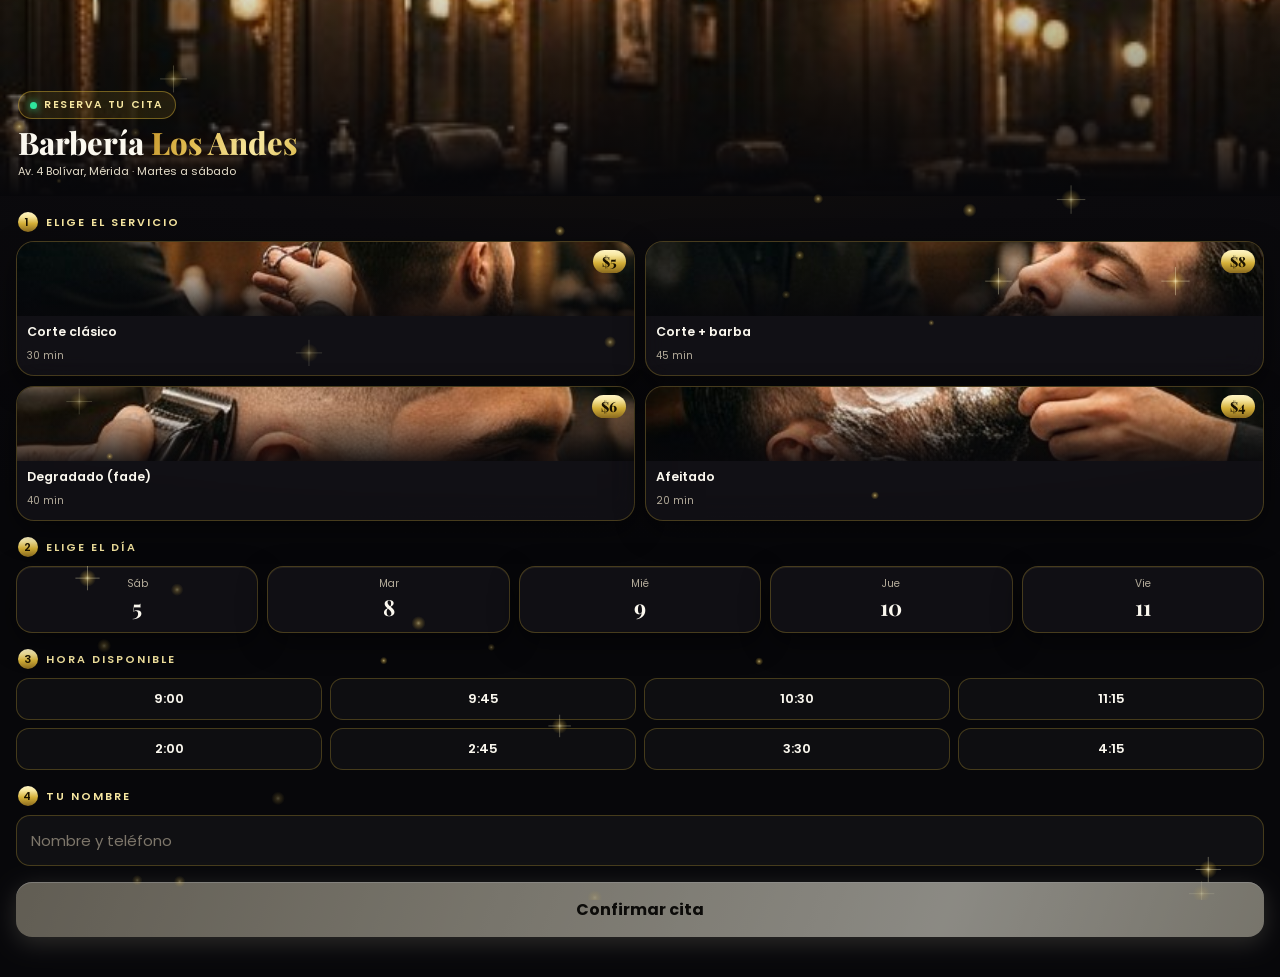
<file: apps/agenda/index.html>
<!DOCTYPE html>
<html lang="es"><head><meta charset="utf-8"><meta name="viewport" content="width=device-width,initial-scale=1,viewport-fit=cover"><meta name="theme-color" content="#07070a">
<title>Barbería Los Andes · Citas</title>
<link rel="stylesheet" href="../assets/lux.css">
<style>
body{padding-bottom:40px}
.hd{position:relative;height:196px}
.hd::after{background:linear-gradient(180deg,rgba(7,7,10,.15),rgba(7,7,10,.45) 50%,#07070a)}
.hd .tx{position:absolute;left:18px;right:18px;bottom:16px;z-index:2}
.hd h1{font-family:Playfair,serif;font-size:31px;font-weight:800;line-height:1.02;margin:8px 0 4px}
.hd p{font-size:11px;color:#e6dfcc}
h2{font-size:11px;letter-spacing:2px;color:var(--g1);font-weight:600;margin:16px 18px 9px;display:flex;align-items:center;gap:8px}
h2 i{font-style:normal;width:20px;height:20px;border-radius:50%;display:inline-flex;align-items:center;justify-content:center;font-size:11px;color:#1a1200;background:var(--goldv)}
.svc{display:grid;grid-template-columns:1fr 1fr;gap:10px;padding:0 16px}
.s{border-radius:18px;overflow:hidden;transition:transform .25s,box-shadow .25s,border-color .25s;position:relative}
.s .ph{height:74px}.s .ph::after{background:linear-gradient(180deg,transparent 30%,rgba(7,7,10,.85))}
.s .in{padding:7px 10px 9px}.s b{font-size:12.5px;display:block;font-weight:600}.s span{font-size:10px;color:var(--mut)}
.s i{position:absolute;top:8px;right:8px;z-index:2;font-style:normal;font-family:Playfair,serif;font-weight:800;font-size:14px;padding:2px 9px;border-radius:999px;color:#1a1200;background:var(--goldv)}
.s.on{border-color:var(--g1);box-shadow:0 0 0 2px var(--g2),0 0 26px rgba(212,175,55,.45);transform:scale(1.03)}
.days{display:flex;gap:9px;padding:0 16px}
.d{flex:1;text-align:center;border-radius:16px;padding:9px 0;transition:.25s}
.d small{display:block;font-size:10.5px;color:var(--mut)}.d b{font-family:Playfair,serif;font-size:22px}
.d.on{background:var(--gold);background-size:250% auto;animation:shine 3.2s linear infinite;color:#1a1200;border-color:transparent;box-shadow:0 6px 20px rgba(212,175,55,.4)}.d.on small{color:#3a2a00}
.slots{display:grid;grid-template-columns:repeat(4,1fr);gap:8px;padding:0 16px}
.t{text-align:center;padding:10px 0;border-radius:13px;font-size:13px;font-weight:600;border:1px solid var(--line);background:rgba(255,255,255,.03);transition:.25s}
.t.busy{opacity:.3;text-decoration:line-through}
.t.on{background:var(--gold);background-size:250% auto;animation:shine 3.2s linear infinite;color:#1a1200;border-color:transparent;box-shadow:0 0 20px rgba(212,175,55,.5);transform:scale(1.06)}
.inp{padding:0 16px}
.inp input{width:100%;padding:13px 14px;border-radius:14px;border:1px solid var(--line);font-size:15px;font-family:inherit;background:rgba(255,255,255,.04);color:var(--txt)}
.inp input:focus{border-color:var(--g2);box-shadow:0 0 0 3px rgba(212,175,55,.15)}
.cta{display:block;width:calc(100% - 32px);margin:16px 16px 0;padding:15px;border-radius:16px;font-size:16px;filter:grayscale(.85) brightness(.6);transition:filter .4s}
.cta.ready{filter:none}
.ok{position:fixed;inset:0;background:rgba(5,5,8,.75);backdrop-filter:blur(6px);display:flex;align-items:center;justify-content:center;opacity:0;pointer-events:none;transition:opacity .4s;z-index:60}
.ok.on{opacity:1;pointer-events:auto}
.ok .card{width:86%;border-radius:26px;padding:22px 20px;text-align:center;transform:scale(.85);transition:transform .5s cubic-bezier(.2,1.4,.4,1);border-color:var(--line2)}
.ok.on .card{transform:none}
.ck{width:78px;height:78px;margin:0 auto 12px;border-radius:50%;display:flex;align-items:center;justify-content:center;font-size:38px;color:#1a1200;background:var(--gold);background-size:250% auto;animation:shine 3.2s linear infinite;box-shadow:0 0 0 8px rgba(212,175,55,.15),0 0 40px rgba(212,175,55,.6)}
.ok h3{font-family:Playfair,serif;font-size:27px}
.r{display:flex;justify-content:space-between;font-size:13px;padding:7px 0;border-bottom:1px solid rgba(212,175,55,.15)}.r span{color:var(--mut)}
.ok p{font-size:11.5px;color:var(--mut);margin-top:12px}
</style></head><body>
<div class="hd ph"><img class="kb" src="../assets/img/bb-hero.jpg"><div class="tx"><span class="kick"><b></b>RESERVA TU CITA</span><h1>Barbería <span class="gtxt">Los Andes</span></h1><p>Av. 4 Bolívar, Mérida · Martes a sábado</p></div></div>
<h2><i>1</i>ELIGE EL SERVICIO</h2>
<div class="svc" id="svc"></div>
<h2><i>2</i>ELIGE EL DÍA</h2>
<div class="days" id="days"></div>
<h2><i>3</i>HORA DISPONIBLE</h2>
<div class="slots" id="slots"></div>
<h2><i>4</i>TU NOMBRE</h2>
<div class="inp"><input id="nom" placeholder="Nombre y teléfono"></div>
<button class="cta gbtn" id="cta" onclick="confirmar()">Confirmar cita</button>
<div class="ok" id="ok"><div class="card glass"><div class="ck">✓</div><h3>¡Cita <span class="gtxt">confirmada!</span></h3><div style="margin-top:12px" id="res"></div><p>Te enviamos un recordatorio por WhatsApp 1 hora antes.</p></div></div>
<script>
const S=[["Corte clásico","30 min",5,"bb-corte"],["Corte + barba","45 min",8,"bb-barba"],["Degradado (fade)","40 min",6,"bb-fade"],["Afeitado","20 min",4,"bb-afeitado"]];
const DN=["Dom","Lun","Mar","Mié","Jue","Vie","Sáb"],MN=["enero","febrero","marzo","abril","mayo","junio","julio","agosto","septiembre","octubre","noviembre","diciembre"];
const D=[];{let x=new Date();x.setHours(0,0,0,0);while(D.length<5){x.setDate(x.getDate()+1);const w=x.getDay();if(w>=2&&w<=6)D.push([DN[w],String(x.getDate()),MN[x.getMonth()],x.toISOString().slice(0,10)])}}
const T=["9:00","9:45","10:30","11:15","2:00","2:45","3:30","4:15"];
const SEED=[[0,2,5],[1,4],[0,1,3,6],[2,3,4],[5,7]];
const CITAS=JSON.parse(localStorage.getItem("bb_citas")||"[]");
function busyFor(i){const k=D[i][3];return SEED[i].concat(CITAS.filter(c=>c.f==k).map(c=>c.t))}
let st={s:null,d:null,t:null};
svc.innerHTML=S.map((s,i)=>`<div class="s glass" id="s${i}" onclick="pick('s',${i})"><i>$${s[2]}</i><div class="ph"><img class="${i%2?'kb2':'kb'}" style="animation-delay:-${i*2}s" src="../assets/img/${s[3]}.jpg"></div><div class="in"><b>${s[0]}</b><span>${s[1]}</span></div></div>`).join("");
days.innerHTML=D.map((d,i)=>`<div class="d glass" id="d${i}" onclick="pick('d',${i})"><small>${d[0]}</small><b>${d[1]}</b></div>`).join("");
function drawSlots(){const b=st.d==null?[]:busyFor(st.d);slots.innerHTML=T.map((t,i)=>`<div class="t ${b.includes(i)?"busy":""} ${st.t==i?"on":""}" id="t${i}" onclick="${b.includes(i)?"":`pick('t',${i})`}">${t}</div>`).join("")}
function pick(k,i){st[k]=i;if(k=="d")st.t=null;document.querySelectorAll(k=="s"?".s":k=="d"?".d":".t").forEach(e=>e.classList.remove("on"));if(k!="t")document.getElementById(k+i).classList.add("on");drawSlots();check()}
function check(){cta.classList.toggle("ready",st.s!=null&&st.d!=null&&st.t!=null)}
function confirmar(){if(!cta.classList.contains("ready"))return;const s=S[st.s],d=D[st.d],h=T[st.t];const pm=st.t>=4?"p. m.":"a. m.";
 res.innerHTML=[["Servicio",s[0]],["Día",d[0]+" "+d[1]+" de "+d[2]],["Hora",h+" "+pm],["Cliente",nom.value||"-"],["Total","$"+s[2]]].map(r=>`<div class="r"><span>${r[0]}</span><b>${r[1]}</b></div>`).join("");ok.classList.add("on");
 CITAS.push({f:d[3],t:st.t,s:s[0],n:nom.value});localStorage.setItem("bb_citas",JSON.stringify(CITAS));st.t=null;drawSlots();check()}
ok.onclick=()=>ok.classList.remove("on");
drawSlots();
</script><script src="../assets/lux.js"></script></body></html>
</file>
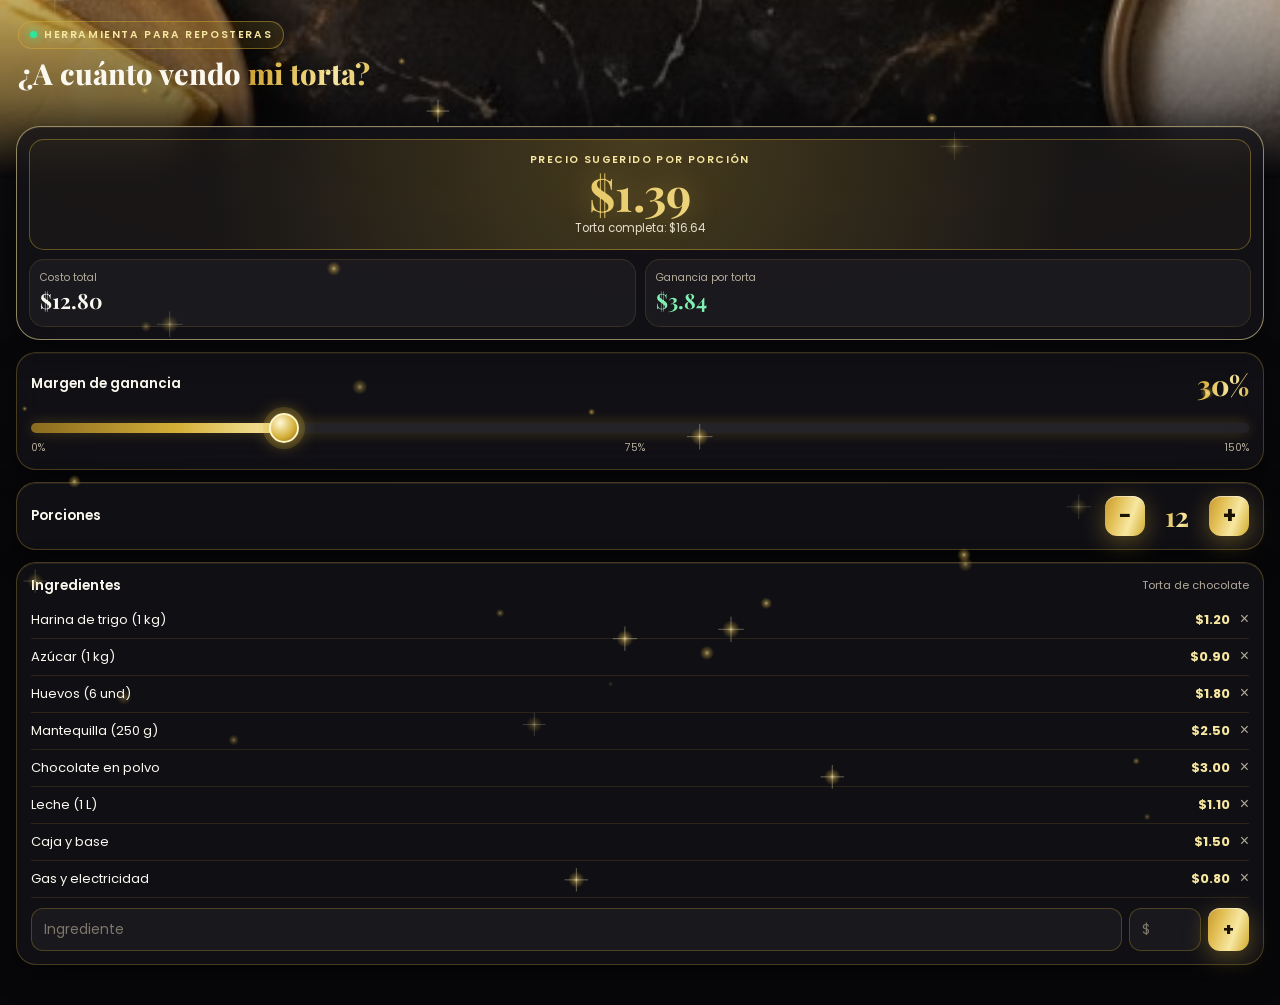
<file: apps/calculadora/index.html>
<!DOCTYPE html>
<html lang="es"><head><meta charset="utf-8"><meta name="viewport" content="width=device-width,initial-scale=1,viewport-fit=cover"><meta name="theme-color" content="#07070a">
<title>Calculadora de precios · Repostería</title>
<link rel="stylesheet" href="../assets/lux.css">
<style>
body{padding-bottom:40px}
.hd{position:relative;height:178px}
.hd::after{background:linear-gradient(180deg,rgba(7,7,10,.25),rgba(7,7,10,.55) 55%,#07070a)}
.hd .tx{position:absolute;left:18px;right:18px;top:20px;z-index:2}
.hd h1{font-family:Playfair,serif;font-size:29px;font-weight:800;line-height:1.05;margin-top:9px}
.res{margin:-52px 16px 0;border-radius:24px;padding:12px;display:grid;grid-template-columns:1fr 1fr;gap:9px;position:relative;z-index:3;border-color:var(--line2)}
.k{background:rgba(255,255,255,.04);border:1px solid rgba(212,175,55,.15);border-radius:15px;padding:10px}.k span{font-size:10.5px;color:var(--mut);display:block}.k b{font-family:Playfair,serif;font-size:21px}
.big{grid-column:1/3;text-align:center;padding:12px;background:radial-gradient(circle at 50% 0,rgba(212,175,55,.28),rgba(212,175,55,.04) 70%);border-color:rgba(212,175,55,.4)}
.big span{color:var(--g1);letter-spacing:1.4px;font-size:10.5px;font-weight:600}.big b{font-size:46px;display:block;line-height:1.1;transition:transform .15s;filter:drop-shadow(0 0 14px rgba(212,175,55,.35))}
.big .sub{font-size:11.5px;color:#e6dfcc;margin-top:1px}
.sec{margin:12px 16px 0;border-radius:20px;padding:13px 14px}
.sec h3{font-size:13.5px;font-weight:600;margin-bottom:6px;display:flex;justify-content:space-between;align-items:center}
.ing{display:flex;justify-content:space-between;padding:8px 0;border-bottom:1px solid rgba(212,175,55,.13);font-size:13px;animation:in .6s both}
@keyframes in{from{opacity:0;background:rgba(212,175,55,.35)}}
.ing b{color:var(--g1)}.ing .del{background:none;border:0;color:var(--mut);font-size:16px;margin-left:10px;cursor:pointer}
.addr{display:flex;gap:7px;margin-top:10px}
.addr input{flex:1;min-width:0;padding:10px 12px;border-radius:12px;border:1px solid var(--line);font-size:14px;font-family:inherit;background:rgba(255,255,255,.04);color:var(--txt)}
.addr input:focus{border-color:var(--g2)}
.addr input.c{flex:0 0 72px}
.addr button{border-radius:12px;padding:0 15px;font-size:18px}
.step{display:flex;align-items:center;justify-content:space-between}
.step .ctl{display:flex;align-items:center;gap:14px}
.step button{width:40px;height:40px;border-radius:12px;font-size:22px}
.step b{font-family:Playfair,serif;font-size:27px;min-width:36px;text-align:center}
input[type=range]{width:100%;-webkit-appearance:none;height:10px;border-radius:6px;border:0;padding:0;background:linear-gradient(90deg,#8a6a1f,#d4af37 calc(var(--p)*.6),#f7e7a1 var(--p),rgba(255,255,255,.08) var(--p));margin:14px 0 6px;box-shadow:0 0 14px rgba(212,175,55,.25)}
input[type=range]::-webkit-slider-thumb{-webkit-appearance:none;width:30px;height:30px;border-radius:50%;background:radial-gradient(circle at 35% 30%,#fff8d6,#d4af37 60%,#8a6a1f);border:2px solid #fff4c4;box-shadow:0 0 0 6px rgba(212,175,55,.18),0 0 18px rgba(212,175,55,.7)}
.mg{font-family:Playfair,serif;font-size:28px;font-weight:800}
.lbl{display:flex;justify-content:space-between;font-size:10.5px;color:var(--mut)}
</style></head><body>
<div class="hd ph"><img class="kb" src="../assets/img/ingredientes.jpg"><div class="tx"><span class="kick"><b></b>HERRAMIENTA PARA REPOSTERAS</span><h1>¿A cuánto vendo <span class="gtxt">mi torta?</span></h1></div></div>
<div class="res glass">
 <div class="k big"><span>PRECIO SUGERIDO POR PORCIÓN</span><b class="gtxt" id="pp">$0.00</b><div class="sub" id="pt">Torta completa: $0.00</div></div>
 <div class="k"><span>Costo total</span><b id="ct">$0.00</b></div>
 <div class="k"><span>Ganancia por torta</span><b id="gn" style="color:#7ff0b2">$0.00</b></div>
</div>
<div class="sec glass"><h3>Margen de ganancia <span class="mg gtxt" id="mgv">30%</span></h3>
 <input type="range" id="mg" min="0" max="150" value="30" oninput="calc()"><div class="lbl"><span>0%</span><span>75%</span><span>150%</span></div></div>
<div class="sec glass step"><h3 style="margin:0">Porciones</h3><div class="ctl"><button class="gbtn" id="menos" onclick="por(-1)">−</button><b class="gtxt" id="pv">12</b><button class="gbtn" id="mas" onclick="por(1)">+</button></div></div>
<div class="sec glass"><h3>Ingredientes <span style="color:var(--mut);font-size:11px;font-weight:400">Torta de chocolate</span></h3><div id="list"></div>
 <div class="addr"><input id="ni" placeholder="Ingrediente"><input id="nc" class="c" placeholder="$" inputmode="decimal"><button class="gbtn" id="addb" onclick="addI()">+</button></div></div>
<script>
const I=[["Harina de trigo (1 kg)",1.2],["Azúcar (1 kg)",0.9],["Huevos (6 und)",1.8],["Mantequilla (250 g)",2.5],["Chocolate en polvo",3],["Leche (1 L)",1.1],["Caja y base",1.5],["Gas y electricidad",0.8]];
const SV=JSON.parse(localStorage.getItem("rp_calc")||"null");if(SV){I.length=0;SV.I.forEach(x=>I.push(x));mg.value=SV.m}
let p=SV?SV.p:12;
function save(){localStorage.setItem("rp_calc",JSON.stringify({I,m:+mg.value,p}))}
function delI(k){I.splice(k,1);draw();calc()}
function draw(){list.innerHTML=I.map((i,k)=>`<div class="ing"><span>${i[0]}</span><span><b>$${i[1].toFixed(2)}</b><button class="del" onclick="delI(${k})" aria-label="Quitar">×</button></span></div>`).join("")}
function calc(){save();const m=+mg.value,c=I.reduce((s,i)=>s+i[1],0),t=c*(1+m/100);
 mg.style.setProperty("--p",(m/150*100)+"%");mgv.textContent=m+"%";ct.textContent="$"+c.toFixed(2);
 pp.textContent="$"+(t/p).toFixed(2);pt.textContent="Torta completa: $"+t.toFixed(2);gn.textContent="$"+(t-c).toFixed(2);pv.textContent=p;
 pp.style.transform="scale(1.06)";clearTimeout(window._t);window._t=setTimeout(()=>pp.style.transform="",150)}
function por(d){p=Math.max(1,p+d);calc()}
function addI(){const n=ni.value.trim(),c=parseFloat(nc.value.replace(",","."));if(!n||isNaN(c))return;I.push([n,c]);ni.value="";nc.value="";draw();calc()}
draw();calc();
</script><script src="../assets/lux.js"></script></body></html>
</file>
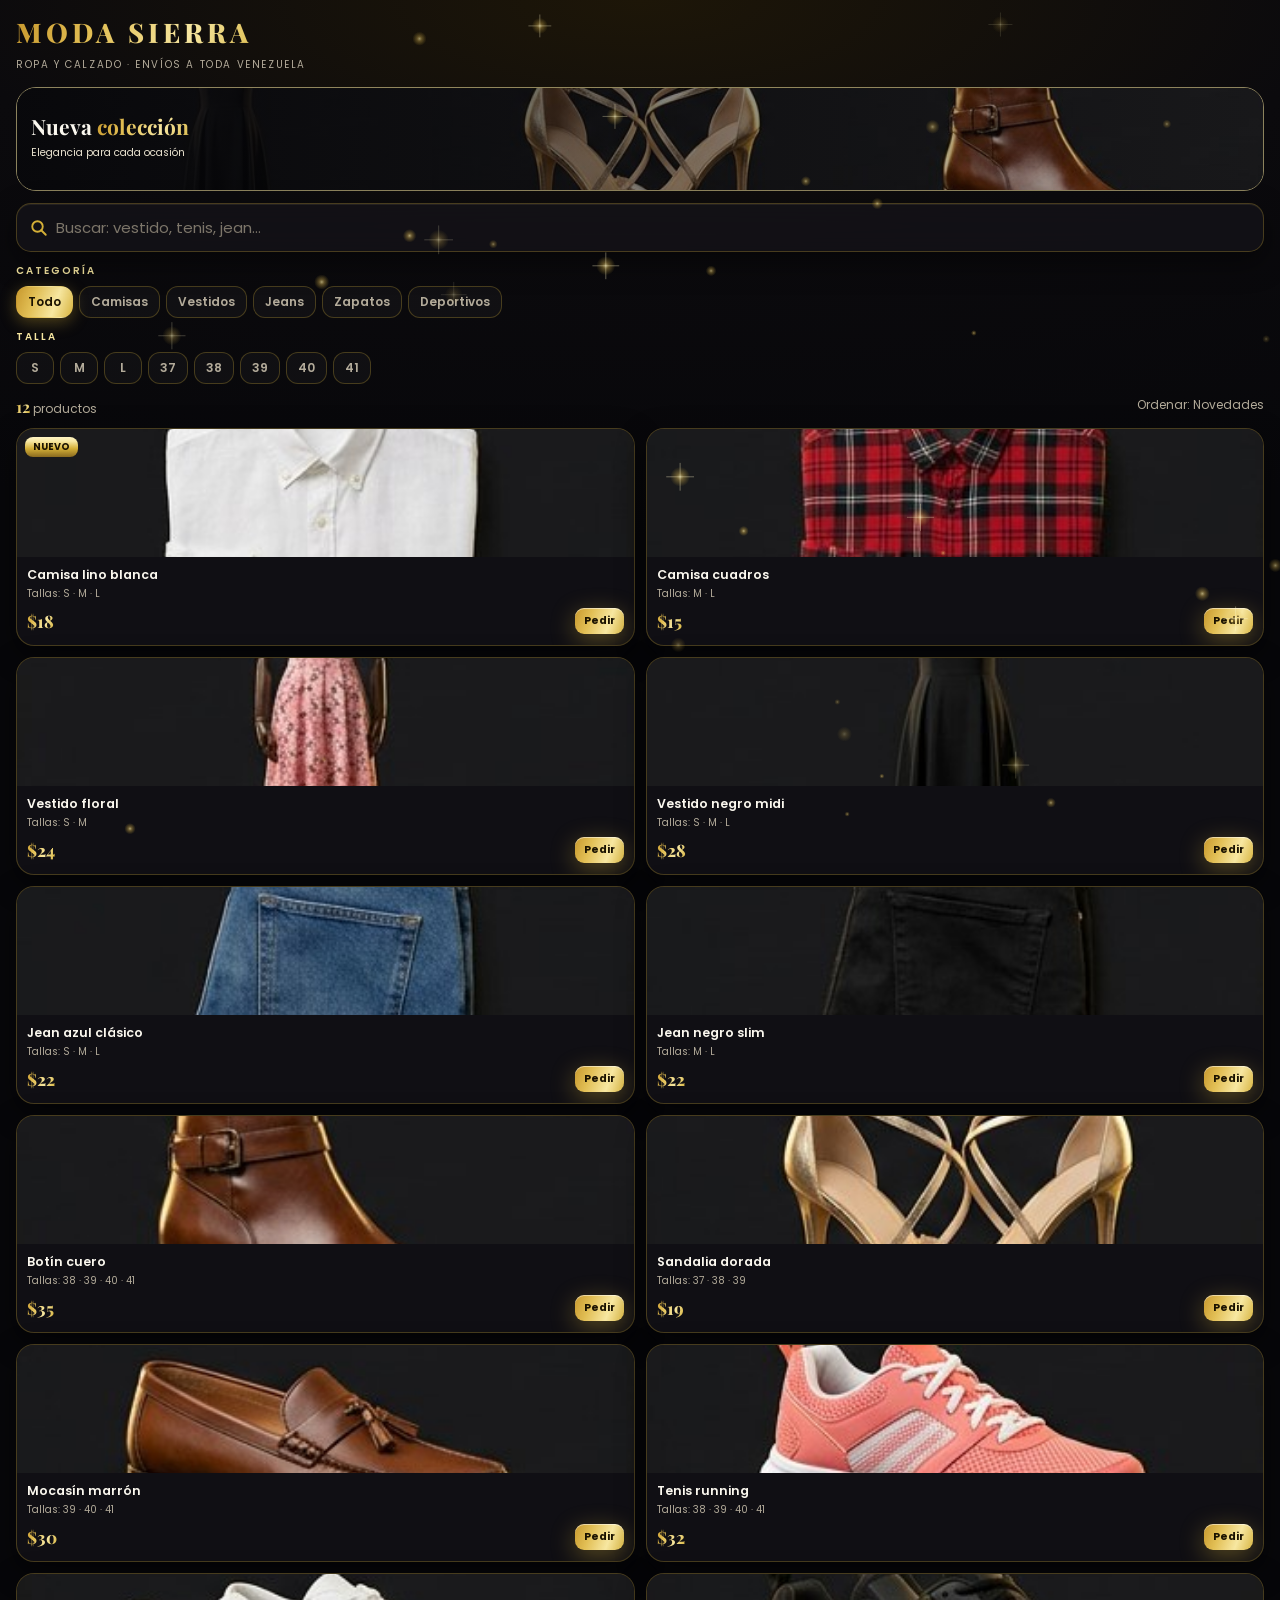
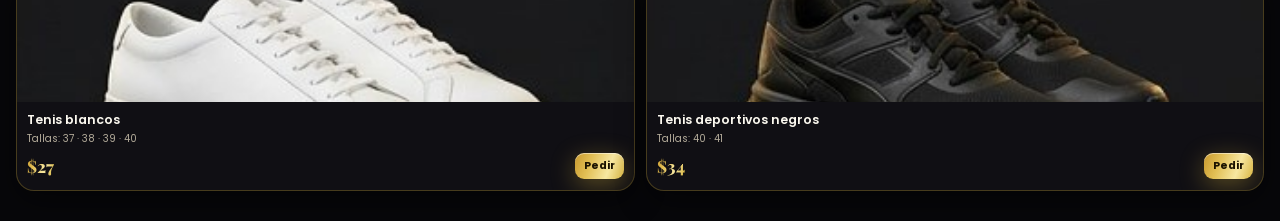
<file: apps/catalogo/index.html>
<!DOCTYPE html>
<html lang="es"><head><meta charset="utf-8"><meta name="viewport" content="width=device-width,initial-scale=1,viewport-fit=cover"><meta name="theme-color" content="#07070a">
<title>Moda Sierra · Catálogo</title>
<link rel="stylesheet" href="../assets/lux.css">
<style>
.hd{padding:14px 16px 0}
.hd h1{font-family:Playfair,serif;font-size:27px;letter-spacing:4px;font-weight:800}
.hd small{font-size:10px;color:var(--mut);letter-spacing:1.6px}
.ban{margin:12px 16px 0;height:104px;border-radius:20px;border:1px solid var(--line2)}
.ban .ims{display:flex;height:100%}.ban .ims div{flex:1;overflow:hidden}.ban .ims img{width:100%;height:100%;object-fit:cover}
.ban::after{background:linear-gradient(90deg,rgba(7,7,10,.92) 0%,rgba(7,7,10,.55) 45%,rgba(7,7,10,.1))}
.ban .tx{position:absolute;left:14px;top:50%;transform:translateY(-50%);z-index:2}
.ban .tx b{font-family:Playfair,serif;font-size:21px;display:block;line-height:1.1}.ban .tx>span{font-size:10.5px;color:#e6dfcc}
.search{margin:12px 16px 0;display:flex;align-items:center;gap:8px;border-radius:15px;padding:0 13px}
.search input{flex:1;border:0;padding:12px 0;font-size:15px;font-family:inherit;background:transparent;color:var(--txt)}
.search:focus-within{border-color:var(--g2);box-shadow:0 0 0 3px rgba(212,175,55,.15)}
.f{padding:11px 16px 0}.f h4{font-size:10px;color:var(--g1);letter-spacing:2px;margin-bottom:7px;font-weight:600}
.ch{display:flex;gap:6px;flex-wrap:wrap}
.c{padding:6px 11px;border-radius:12px;border:1px solid var(--line);background:rgba(255,255,255,.03);font-size:12px;font-weight:600;color:var(--mut);transition:all .25s}
.c.on{background:var(--gold);background-size:250% auto;animation:shine 3.2s linear infinite;color:#1a1200;border-color:transparent;box-shadow:0 4px 16px rgba(212,175,55,.35)}
.sz .c{min-width:38px;text-align:center}
.meta{display:flex;justify-content:space-between;padding:12px 16px 2px;font-size:12px;color:var(--mut)}
.meta b{font-family:Playfair,serif;font-size:16px}
.grid{display:grid;grid-template-columns:1fr 1fr;gap:11px;padding:8px 16px 30px}
.p{border-radius:18px;overflow:hidden;animation:in .4s cubic-bezier(.2,.8,.2,1) both}
@keyframes in{from{opacity:0;transform:scale(.9) translateY(10px)}}
.p .ph{height:128px}.p .ph::after{display:none}
.tag{position:absolute;top:8px;left:8px;z-index:2;font-size:9.5px;font-weight:700;padding:3px 8px;border-radius:8px;color:#1a1200;background:var(--goldv)}
.p .i{padding:9px 10px 11px}.p h3{font-size:12.5px;font-weight:600}.p .t{font-size:10px;color:var(--mut);margin:2px 0 6px}
.p .pr{display:flex;justify-content:space-between;align-items:center}
.p .pr span{font-family:Playfair,serif;font-weight:800;font-size:17px}
.p .pr button{border-radius:9px;font-size:10.5px;padding:5px 9px}
.empty{grid-column:1/3;text-align:center;color:var(--mut);padding:30px}
</style></head><body>
<div class="hd"><h1><span class="gtxt">MODA SIERRA</span></h1><small>ROPA Y CALZADO · ENVÍOS A TODA VENEZUELA</small></div>
<div class="ban ph"><div class="ims"><div><img class="kb" src="../assets/img/m-vestido-negro.jpg"></div><div><img class="kb2" src="../assets/img/m-sandalia.jpg"></div><div><img class="kb" style="animation-delay:-3s" src="../assets/img/m-botin.jpg"></div></div><div class="tx"><b>Nueva <span class="gtxt">colección</span></b><span>Elegancia para cada ocasión</span></div></div>
<div class="search glass"><svg width="18" height="18" viewBox="0 0 24 24"><circle cx="10" cy="10" r="7" fill="none" stroke="#d4af37" stroke-width="2.5"/><path d="m15 15 6 6" stroke="#d4af37" stroke-width="2.5" stroke-linecap="round"/></svg><input id="q" placeholder="Buscar: vestido, tenis, jean..." oninput="draw()"></div>
<div class="f"><h4>CATEGORÍA</h4><div class="ch" id="cats"></div></div>
<div class="f sz"><h4>TALLA</h4><div class="ch" id="sizes"></div></div>
<div class="meta"><span><b class="gtxt" id="n">0</b> productos</span><span>Ordenar: Novedades</span></div>
<div class="grid" id="grid"></div>
<script>
/* ✏️ EDITABLE: número de WhatsApp del negocio (código de país + número, sin + ni espacios). Este es de EJEMPLO. */
const WHATSAPP="584140000000";
const CATS=["Todo","Camisas","Vestidos","Jeans","Zapatos","Deportivos"];
const SZ=["S","M","L","37","38","39","40","41"];
const P=[
["Camisa lino blanca","Camisas",["S","M","L"],18,"m-camisa-lino"],["Camisa cuadros","Camisas",["M","L"],15,"m-camisa-cuadros"],
["Vestido floral","Vestidos",["S","M"],24,"m-vestido-floral"],["Vestido negro midi","Vestidos",["S","M","L"],28,"m-vestido-negro"],
["Jean azul clásico","Jeans",["S","M","L"],22,"m-jean-azul"],["Jean negro slim","Jeans",["M","L"],22,"m-jean-negro"],
["Botín cuero","Zapatos",["38","39","40","41"],35,"m-botin"],["Sandalia dorada","Zapatos",["37","38","39"],19,"m-sandalia"],
["Mocasín marrón","Zapatos",["39","40","41"],30,"m-mocasin"],["Tenis running","Deportivos",["38","39","40","41"],32,"m-tenis-running"],
["Tenis blancos","Deportivos",["37","38","39","40"],27,"m-tenis-blancos"],["Tenis deportivos negros","Deportivos",["40","41"],34,"m-tenis-negros"]];
let cat="Todo",size=null;
cats.innerHTML=CATS.map(c=>`<span class="c" id="cat-${c}" onclick="setCat('${c}')">${c}</span>`).join("");
sizes.innerHTML=SZ.map(s=>`<span class="c" id="sz-${s}" onclick="setSz('${s}')">${s}</span>`).join("");
function setCat(c){cat=c;document.querySelectorAll("#cats .c").forEach(e=>e.classList.toggle("on",e.id=="cat-"+c));draw()}
function setSz(s){size=size==s?null:s;document.querySelectorAll("#sizes .c").forEach(e=>e.classList.toggle("on",e.id=="sz-"+size));draw()}
function norm(x){return x.toLowerCase().normalize("NFD").replace(/[\u0300-\u036f]/g,"")}
function draw(){const q=norm(document.getElementById("q").value.trim());
 const r=P.filter(p=>(cat=="Todo"||p[1]==cat)&&(!size||p[2].includes(size))&&(!q||norm(p[0]+" "+p[1]).includes(q)));
 n.textContent=r.length;
 grid.innerHTML=r.length?r.map((p,i)=>`<div class="p glass" style="animation-delay:${i*.05}s"><div class="ph">${i<1?'<span class="tag">NUEVO</span>':""}<img class="${i%2?'kb2':'kb'}" style="animation-delay:-${(P.indexOf(p)%5)*1.8}s" src="../assets/img/${p[4]}.jpg"></div><div class="i"><h3>${p[0]}</h3><div class="t">Tallas: ${p[2].join(" · ")}</div><div class="pr"><span class="gtxt">$${p[3]}</span><button class="gbtn" onclick="pedir(${P.indexOf(p)})">Pedir</button></div></div></div>`).join(""):`<div class="empty">No hay productos con esos filtros</div>`}
function pedir(i){const p=P[i];const m=`¡Hola, Moda Sierra! Me interesa: ${p[0]} ($${p[3]})${size?" · Talla "+size:""}. ¿Está disponible?`;window.open("https://wa.me/"+WHATSAPP+"?text="+encodeURIComponent(m),"_blank")}
const sv=JSON.parse(localStorage.getItem("ms_f")||"{}");if(sv.q)q.value=sv.q;size=sv.s||null;
const _d=draw;draw=function(){localStorage.setItem("ms_f",JSON.stringify({c:cat,s:size,q:q.value}));_d()};
setCat(sv.c||"Todo");if(size)document.querySelectorAll("#sizes .c").forEach(e=>e.classList.toggle("on",e.id=="sz-"+size));
</script><script src="../assets/lux.js"></script></body></html>
</file>
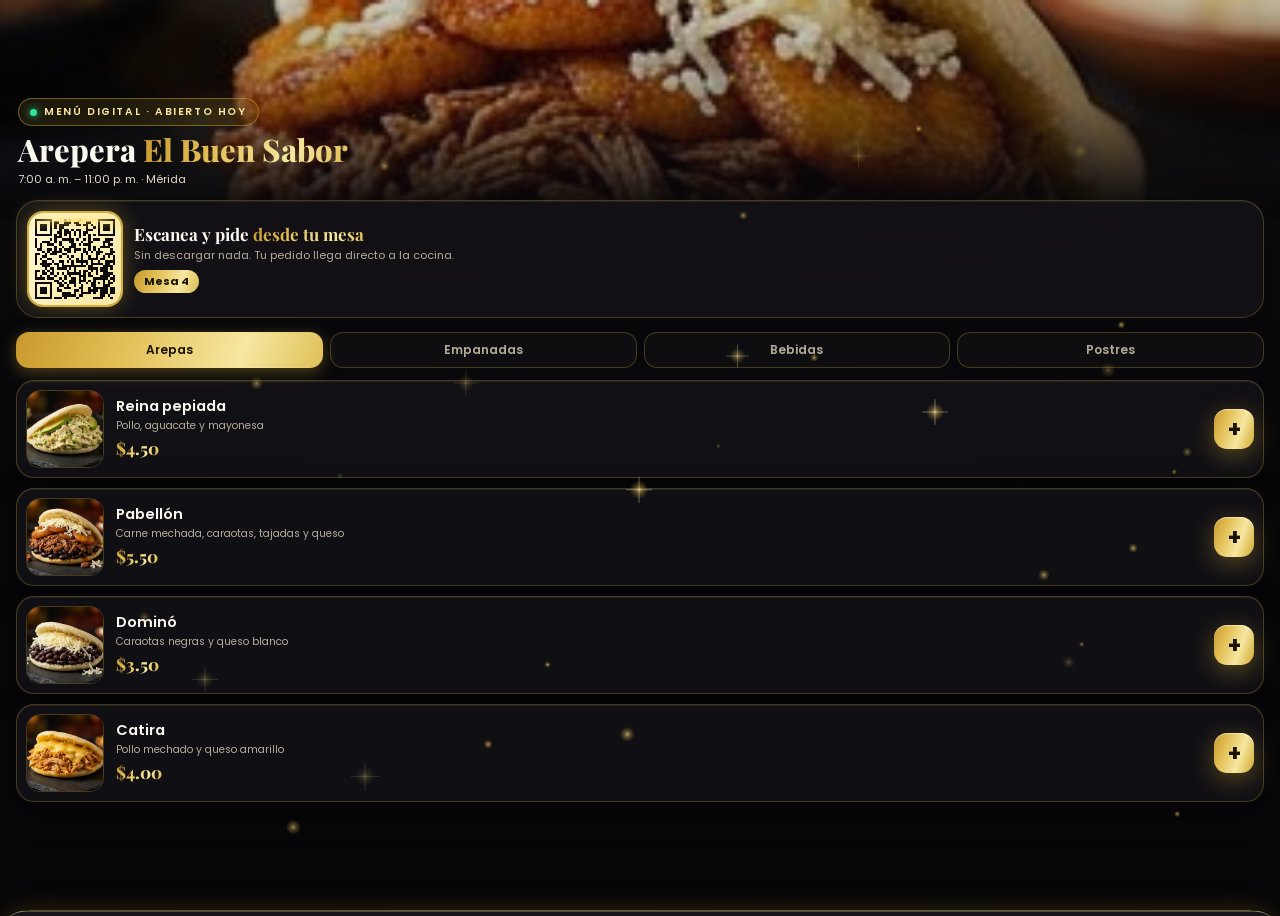
<file: apps/menu-qr/index.html>
<!DOCTYPE html>
<html lang="es"><head><meta charset="utf-8"><meta name="viewport" content="width=device-width,initial-scale=1,viewport-fit=cover"><meta name="theme-color" content="#07070a">
<title>Arepera El Buen Sabor · Menú QR</title>
<link rel="stylesheet" href="../assets/lux.css">
<style>
body{padding-bottom:96px}
.top{position:relative;height:218px}
.top::after{background:linear-gradient(180deg,rgba(7,7,10,.2) 0%,rgba(7,7,10,.35) 45%,#07070a 100%)}
.top .tx{position:absolute;left:18px;right:18px;bottom:30px;z-index:2}
.top h1{font-family:Playfair,serif;font-size:31px;line-height:1.02;font-weight:800;margin:8px 0 5px}
.top p{font-size:11px;color:#e6dfcc}
.qr{margin:-18px 16px 0;border-radius:22px;padding:12px;display:flex;gap:13px;align-items:center;position:relative;z-index:3}
.qr .code{display:block;width:92px;height:92px;padding:6px;border-radius:14px;flex:none;background:linear-gradient(135deg,#fff8d6,#f7e7a1);box-shadow:0 0 0 2px #d4af37,0 0 22px rgba(212,175,55,.45);position:relative;overflow:hidden}
.qr .code::after{content:'';position:absolute;left:0;right:0;height:3px;background:linear-gradient(90deg,transparent,#ffe27a,transparent);box-shadow:0 0 10px #ffd23f;animation:scan 2.4s ease-in-out infinite}
@keyframes scan{0%,100%{top:6%}50%{top:90%}}
.qr h3{font-family:Playfair,serif;font-size:17px;line-height:1.15}.qr p{font-size:11px;color:var(--mut);margin-top:4px;line-height:1.4}
.mesa{display:inline-block;margin-top:7px;padding:3px 10px;border-radius:999px;font-size:11px;font-weight:700;color:#1a1200;background:var(--gold);background-size:250% auto;animation:shine 3.2s linear infinite}
.tabs{display:flex;gap:7px;padding:14px 16px 4px;position:sticky;top:0;z-index:10;background:linear-gradient(180deg,#07070a 70%,rgba(7,7,10,0))}
.tab{flex:1;padding:8px 0;border-radius:13px;border:1px solid var(--line);background:rgba(255,255,255,.03);color:var(--mut);font-family:inherit;font-size:12px;font-weight:600}
.tab.on{background:var(--gold);background-size:250% auto;animation:shine 3.2s linear infinite;color:#1a1200;border-color:transparent;box-shadow:0 4px 16px rgba(212,175,55,.35)}
.list{padding:8px 16px}
.dish{display:flex;gap:12px;align-items:center;padding:9px;border-radius:18px;margin-bottom:10px;animation:rise .45s cubic-bezier(.2,.8,.2,1) both}
.dish .ph{width:78px;height:78px;border-radius:14px;flex:none;border:1px solid var(--line)}
.dish .ph::after{display:none}
.mid{flex:1;min-width:0}.mid h4{font-size:14.5px;font-weight:600}.ds{font-size:10.5px;color:var(--mut);margin:2px 0 4px;line-height:1.35}
.pr{font-family:Playfair,serif;font-weight:800;font-size:17px}
.cnt{margin-left:8px;font-size:10px;color:#7ff0b2;font-weight:600}
.plus{width:40px;height:40px;border-radius:13px;font-size:22px;flex:none;display:flex;align-items:center;justify-content:center}
.plus.ok{background:#14301f;color:#7ff0b2;border:1px solid #2ee59d;animation:none;box-shadow:0 0 14px rgba(46,229,157,.35)}.plus.ok::after{display:none}
.bar{position:fixed;left:14px;right:14px;bottom:14px;border-radius:18px;padding:14px 16px;display:flex;justify-content:space-between;font-size:14px;transform:translateY(150%);transition:transform .45s cubic-bezier(.2,.8,.2,1);z-index:25}
.bar.show{transform:none}
.shade{position:fixed;inset:0;background:rgba(0,0,0,.6);opacity:0;pointer-events:none;transition:opacity .3s;z-index:35}.shade.on{opacity:1}
.sheet{position:fixed;left:0;right:0;bottom:0;background:linear-gradient(180deg,#17141a,#0b0a0d);border-top:1px solid var(--line2);border-radius:26px 26px 0 0;box-shadow:0 -10px 50px rgba(0,0,0,.7),0 -2px 30px rgba(212,175,55,.18);padding:16px 18px 24px;transform:translateY(105%);transition:transform .5s cubic-bezier(.2,.8,.2,1);z-index:40}
.sheet.open{transform:none}
.grab{width:44px;height:4px;border-radius:4px;background:var(--g3);margin:0 auto 12px}
.sheet h2{font-family:Playfair,serif;font-size:24px}.sub{font-size:12px;color:var(--mut)}
.ln{display:flex;justify-content:space-between;align-items:center;padding:9px 0;border-bottom:1px solid rgba(212,175,55,.15);font-size:13.5px;gap:10px}
.ln img{width:36px;height:36px;border-radius:10px;object-fit:cover;border:1px solid var(--line)}.ln span{flex:1}.ln b{color:var(--g1)}
.tt{display:flex;justify-content:space-between;align-items:baseline;margin:14px 0}.tt span:first-child{color:var(--mut);font-size:13px}.tt b{font-family:Playfair,serif;font-size:28px}
.go{width:100%;padding:15px;border-radius:15px;font-size:15px}
.done{display:none;text-align:center;padding:18px 0 8px;animation:rise .5s both}
.ck{width:84px;height:84px;margin:0 auto 14px;border-radius:50%;display:flex;align-items:center;justify-content:center;font-size:42px;color:#1a1200;background:var(--gold);background-size:250% auto;animation:shine 3.2s linear infinite,popin .6s cubic-bezier(.2,1.6,.4,1) both;box-shadow:0 0 0 8px rgba(212,175,55,.15),0 0 40px rgba(212,175,55,.6)}
@keyframes popin{from{transform:scale(.2)}}
.done h2{font-size:28px}
</style></head><body>
<div class="top ph"><img class="kb" src="../assets/img/ar-pabellon.jpg"><div class="tx"><span class="kick"><b></b>MENÚ DIGITAL · ABIERTO HOY</span><h1>Arepera <span class="gtxt">El Buen Sabor</span></h1><p>7:00 a. m. – 11:00 p. m. · Mérida</p></div></div>
<div class="qr glass"><a class="code" href="https://dunigshop.github.io/conexi-n/apps/menu-qr/" aria-label="QR del menú"><svg width="100%" height="100%" viewBox="0 0 33 33" xmlns="http://www.w3.org/2000/svg" shape-rendering="crispEdges"><path d="M0 0h1v1h-1zM1 0h1v1h-1zM2 0h1v1h-1zM3 0h1v1h-1zM4 0h1v1h-1zM5 0h1v1h-1zM6 0h1v1h-1zM12 0h1v1h-1zM14 0h1v1h-1zM18 0h1v1h-1zM26 0h1v1h-1zM27 0h1v1h-1zM28 0h1v1h-1zM29 0h1v1h-1zM30 0h1v1h-1zM31 0h1v1h-1zM32 0h1v1h-1zM0 1h1v1h-1zM6 1h1v1h-1zM8 1h1v1h-1zM9 1h1v1h-1zM12 1h1v1h-1zM13 1h1v1h-1zM14 1h1v1h-1zM16 1h1v1h-1zM17 1h1v1h-1zM21 1h1v1h-1zM22 1h1v1h-1zM26 1h1v1h-1zM32 1h1v1h-1zM0 2h1v1h-1zM2 2h1v1h-1zM3 2h1v1h-1zM4 2h1v1h-1zM6 2h1v1h-1zM8 2h1v1h-1zM10 2h1v1h-1zM11 2h1v1h-1zM12 2h1v1h-1zM13 2h1v1h-1zM17 2h1v1h-1zM18 2h1v1h-1zM20 2h1v1h-1zM21 2h1v1h-1zM23 2h1v1h-1zM26 2h1v1h-1zM28 2h1v1h-1zM29 2h1v1h-1zM30 2h1v1h-1zM32 2h1v1h-1zM0 3h1v1h-1zM2 3h1v1h-1zM3 3h1v1h-1zM4 3h1v1h-1zM6 3h1v1h-1zM8 3h1v1h-1zM10 3h1v1h-1zM11 3h1v1h-1zM21 3h1v1h-1zM24 3h1v1h-1zM26 3h1v1h-1zM28 3h1v1h-1zM29 3h1v1h-1zM30 3h1v1h-1zM32 3h1v1h-1zM0 4h1v1h-1zM2 4h1v1h-1zM3 4h1v1h-1zM4 4h1v1h-1zM6 4h1v1h-1zM10 4h1v1h-1zM12 4h1v1h-1zM13 4h1v1h-1zM15 4h1v1h-1zM17 4h1v1h-1zM18 4h1v1h-1zM21 4h1v1h-1zM22 4h1v1h-1zM23 4h1v1h-1zM26 4h1v1h-1zM28 4h1v1h-1zM29 4h1v1h-1zM30 4h1v1h-1zM32 4h1v1h-1zM0 5h1v1h-1zM6 5h1v1h-1zM9 5h1v1h-1zM10 5h1v1h-1zM12 5h1v1h-1zM13 5h1v1h-1zM14 5h1v1h-1zM16 5h1v1h-1zM18 5h1v1h-1zM20 5h1v1h-1zM21 5h1v1h-1zM26 5h1v1h-1zM32 5h1v1h-1zM0 6h1v1h-1zM1 6h1v1h-1zM2 6h1v1h-1zM3 6h1v1h-1zM4 6h1v1h-1zM5 6h1v1h-1zM6 6h1v1h-1zM8 6h1v1h-1zM10 6h1v1h-1zM12 6h1v1h-1zM14 6h1v1h-1zM16 6h1v1h-1zM18 6h1v1h-1zM20 6h1v1h-1zM22 6h1v1h-1zM24 6h1v1h-1zM26 6h1v1h-1zM27 6h1v1h-1zM28 6h1v1h-1zM29 6h1v1h-1zM30 6h1v1h-1zM31 6h1v1h-1zM32 6h1v1h-1zM8 7h1v1h-1zM9 7h1v1h-1zM10 7h1v1h-1zM14 7h1v1h-1zM18 7h1v1h-1zM22 7h1v1h-1zM0 8h1v1h-1zM6 8h1v1h-1zM8 8h1v1h-1zM11 8h1v1h-1zM12 8h1v1h-1zM13 8h1v1h-1zM14 8h1v1h-1zM15 8h1v1h-1zM17 8h1v1h-1zM20 8h1v1h-1zM22 8h1v1h-1zM24 8h1v1h-1zM25 8h1v1h-1zM26 8h1v1h-1zM29 8h1v1h-1zM30 8h1v1h-1zM31 8h1v1h-1zM0 9h1v1h-1zM3 9h1v1h-1zM4 9h1v1h-1zM5 9h1v1h-1zM8 9h1v1h-1zM10 9h1v1h-1zM14 9h1v1h-1zM15 9h1v1h-1zM19 9h1v1h-1zM22 9h1v1h-1zM23 9h1v1h-1zM28 9h1v1h-1zM29 9h1v1h-1zM30 9h1v1h-1zM0 10h1v1h-1zM2 10h1v1h-1zM5 10h1v1h-1zM6 10h1v1h-1zM7 10h1v1h-1zM10 10h1v1h-1zM15 10h1v1h-1zM16 10h1v1h-1zM18 10h1v1h-1zM20 10h1v1h-1zM21 10h1v1h-1zM22 10h1v1h-1zM28 10h1v1h-1zM30 10h1v1h-1zM31 10h1v1h-1zM0 11h1v1h-1zM2 11h1v1h-1zM8 11h1v1h-1zM11 11h1v1h-1zM14 11h1v1h-1zM15 11h1v1h-1zM16 11h1v1h-1zM22 11h1v1h-1zM24 11h1v1h-1zM27 11h1v1h-1zM28 11h1v1h-1zM29 11h1v1h-1zM30 11h1v1h-1zM1 12h1v1h-1zM2 12h1v1h-1zM5 12h1v1h-1zM6 12h1v1h-1zM8 12h1v1h-1zM10 12h1v1h-1zM12 12h1v1h-1zM13 12h1v1h-1zM14 12h1v1h-1zM16 12h1v1h-1zM17 12h1v1h-1zM18 12h1v1h-1zM20 12h1v1h-1zM22 12h1v1h-1zM24 12h1v1h-1zM26 12h1v1h-1zM31 12h1v1h-1zM3 13h1v1h-1zM5 13h1v1h-1zM7 13h1v1h-1zM8 13h1v1h-1zM9 13h1v1h-1zM10 13h1v1h-1zM13 13h1v1h-1zM14 13h1v1h-1zM16 13h1v1h-1zM20 13h1v1h-1zM21 13h1v1h-1zM23 13h1v1h-1zM25 13h1v1h-1zM26 13h1v1h-1zM27 13h1v1h-1zM31 13h1v1h-1zM32 13h1v1h-1zM0 14h1v1h-1zM1 14h1v1h-1zM4 14h1v1h-1zM6 14h1v1h-1zM7 14h1v1h-1zM8 14h1v1h-1zM11 14h1v1h-1zM12 14h1v1h-1zM19 14h1v1h-1zM21 14h1v1h-1zM25 14h1v1h-1zM26 14h1v1h-1zM29 14h1v1h-1zM30 14h1v1h-1zM31 14h1v1h-1zM0 15h1v1h-1zM3 15h1v1h-1zM4 15h1v1h-1zM10 15h1v1h-1zM13 15h1v1h-1zM15 15h1v1h-1zM19 15h1v1h-1zM22 15h1v1h-1zM25 15h1v1h-1zM28 15h1v1h-1zM30 15h1v1h-1zM32 15h1v1h-1zM0 16h1v1h-1zM2 16h1v1h-1zM5 16h1v1h-1zM6 16h1v1h-1zM14 16h1v1h-1zM17 16h1v1h-1zM19 16h1v1h-1zM22 16h1v1h-1zM23 16h1v1h-1zM24 16h1v1h-1zM25 16h1v1h-1zM27 16h1v1h-1zM28 16h1v1h-1zM32 16h1v1h-1zM0 17h1v1h-1zM3 17h1v1h-1zM4 17h1v1h-1zM7 17h1v1h-1zM10 17h1v1h-1zM11 17h1v1h-1zM13 17h1v1h-1zM15 17h1v1h-1zM17 17h1v1h-1zM18 17h1v1h-1zM19 17h1v1h-1zM20 17h1v1h-1zM21 17h1v1h-1zM23 17h1v1h-1zM26 17h1v1h-1zM29 17h1v1h-1zM30 17h1v1h-1zM31 17h1v1h-1zM32 17h1v1h-1zM0 18h1v1h-1zM2 18h1v1h-1zM3 18h1v1h-1zM4 18h1v1h-1zM5 18h1v1h-1zM6 18h1v1h-1zM8 18h1v1h-1zM9 18h1v1h-1zM11 18h1v1h-1zM15 18h1v1h-1zM19 18h1v1h-1zM21 18h1v1h-1zM23 18h1v1h-1zM24 18h1v1h-1zM25 18h1v1h-1zM26 18h1v1h-1zM27 18h1v1h-1zM29 18h1v1h-1zM30 18h1v1h-1zM32 18h1v1h-1zM3 19h1v1h-1zM4 19h1v1h-1zM5 19h1v1h-1zM9 19h1v1h-1zM11 19h1v1h-1zM12 19h1v1h-1zM13 19h1v1h-1zM14 19h1v1h-1zM15 19h1v1h-1zM16 19h1v1h-1zM17 19h1v1h-1zM18 19h1v1h-1zM19 19h1v1h-1zM20 19h1v1h-1zM22 19h1v1h-1zM23 19h1v1h-1zM28 19h1v1h-1zM29 19h1v1h-1zM30 19h1v1h-1zM31 19h1v1h-1zM4 20h1v1h-1zM6 20h1v1h-1zM7 20h1v1h-1zM9 20h1v1h-1zM10 20h1v1h-1zM11 20h1v1h-1zM12 20h1v1h-1zM14 20h1v1h-1zM16 20h1v1h-1zM22 20h1v1h-1zM23 20h1v1h-1zM24 20h1v1h-1zM25 20h1v1h-1zM27 20h1v1h-1zM28 20h1v1h-1zM29 20h1v1h-1zM31 20h1v1h-1zM0 21h1v1h-1zM1 21h1v1h-1zM3 21h1v1h-1zM5 21h1v1h-1zM7 21h1v1h-1zM13 21h1v1h-1zM16 21h1v1h-1zM18 21h1v1h-1zM20 21h1v1h-1zM21 21h1v1h-1zM23 21h1v1h-1zM25 21h1v1h-1zM27 21h1v1h-1zM28 21h1v1h-1zM29 21h1v1h-1zM0 22h1v1h-1zM3 22h1v1h-1zM4 22h1v1h-1zM6 22h1v1h-1zM7 22h1v1h-1zM9 22h1v1h-1zM11 22h1v1h-1zM13 22h1v1h-1zM14 22h1v1h-1zM15 22h1v1h-1zM16 22h1v1h-1zM17 22h1v1h-1zM18 22h1v1h-1zM20 22h1v1h-1zM22 22h1v1h-1zM25 22h1v1h-1zM28 22h1v1h-1zM29 22h1v1h-1zM30 22h1v1h-1zM31 22h1v1h-1zM0 23h1v1h-1zM2 23h1v1h-1zM5 23h1v1h-1zM8 23h1v1h-1zM12 23h1v1h-1zM14 23h1v1h-1zM18 23h1v1h-1zM19 23h1v1h-1zM20 23h1v1h-1zM22 23h1v1h-1zM23 23h1v1h-1zM27 23h1v1h-1zM28 23h1v1h-1zM29 23h1v1h-1zM30 23h1v1h-1zM32 23h1v1h-1zM0 24h1v1h-1zM1 24h1v1h-1zM2 24h1v1h-1zM3 24h1v1h-1zM5 24h1v1h-1zM6 24h1v1h-1zM7 24h1v1h-1zM10 24h1v1h-1zM12 24h1v1h-1zM15 24h1v1h-1zM16 24h1v1h-1zM18 24h1v1h-1zM20 24h1v1h-1zM24 24h1v1h-1zM25 24h1v1h-1zM26 24h1v1h-1zM27 24h1v1h-1zM28 24h1v1h-1zM29 24h1v1h-1zM31 24h1v1h-1zM32 24h1v1h-1zM8 25h1v1h-1zM9 25h1v1h-1zM11 25h1v1h-1zM14 25h1v1h-1zM15 25h1v1h-1zM16 25h1v1h-1zM18 25h1v1h-1zM19 25h1v1h-1zM20 25h1v1h-1zM22 25h1v1h-1zM24 25h1v1h-1zM28 25h1v1h-1zM30 25h1v1h-1zM32 25h1v1h-1zM0 26h1v1h-1zM1 26h1v1h-1zM2 26h1v1h-1zM3 26h1v1h-1zM4 26h1v1h-1zM5 26h1v1h-1zM6 26h1v1h-1zM9 26h1v1h-1zM10 26h1v1h-1zM12 26h1v1h-1zM14 26h1v1h-1zM15 26h1v1h-1zM16 26h1v1h-1zM18 26h1v1h-1zM21 26h1v1h-1zM23 26h1v1h-1zM24 26h1v1h-1zM26 26h1v1h-1zM28 26h1v1h-1zM30 26h1v1h-1zM31 26h1v1h-1zM0 27h1v1h-1zM6 27h1v1h-1zM10 27h1v1h-1zM11 27h1v1h-1zM13 27h1v1h-1zM16 27h1v1h-1zM19 27h1v1h-1zM23 27h1v1h-1zM24 27h1v1h-1zM28 27h1v1h-1zM29 27h1v1h-1zM30 27h1v1h-1zM0 28h1v1h-1zM2 28h1v1h-1zM3 28h1v1h-1zM4 28h1v1h-1zM6 28h1v1h-1zM9 28h1v1h-1zM12 28h1v1h-1zM13 28h1v1h-1zM14 28h1v1h-1zM18 28h1v1h-1zM19 28h1v1h-1zM22 28h1v1h-1zM24 28h1v1h-1zM25 28h1v1h-1zM26 28h1v1h-1zM27 28h1v1h-1zM28 28h1v1h-1zM29 28h1v1h-1zM31 28h1v1h-1zM32 28h1v1h-1zM0 29h1v1h-1zM2 29h1v1h-1zM3 29h1v1h-1zM4 29h1v1h-1zM6 29h1v1h-1zM9 29h1v1h-1zM10 29h1v1h-1zM16 29h1v1h-1zM17 29h1v1h-1zM19 29h1v1h-1zM22 29h1v1h-1zM23 29h1v1h-1zM24 29h1v1h-1zM25 29h1v1h-1zM27 29h1v1h-1zM28 29h1v1h-1zM29 29h1v1h-1zM31 29h1v1h-1zM32 29h1v1h-1zM0 30h1v1h-1zM2 30h1v1h-1zM3 30h1v1h-1zM4 30h1v1h-1zM6 30h1v1h-1zM11 30h1v1h-1zM12 30h1v1h-1zM13 30h1v1h-1zM14 30h1v1h-1zM16 30h1v1h-1zM19 30h1v1h-1zM20 30h1v1h-1zM21 30h1v1h-1zM22 30h1v1h-1zM24 30h1v1h-1zM27 30h1v1h-1zM28 30h1v1h-1zM29 30h1v1h-1zM31 30h1v1h-1zM32 30h1v1h-1zM0 31h1v1h-1zM6 31h1v1h-1zM11 31h1v1h-1zM12 31h1v1h-1zM13 31h1v1h-1zM14 31h1v1h-1zM15 31h1v1h-1zM16 31h1v1h-1zM18 31h1v1h-1zM19 31h1v1h-1zM27 31h1v1h-1zM28 31h1v1h-1zM30 31h1v1h-1zM0 32h1v1h-1zM1 32h1v1h-1zM2 32h1v1h-1zM3 32h1v1h-1zM4 32h1v1h-1zM5 32h1v1h-1zM6 32h1v1h-1zM8 32h1v1h-1zM9 32h1v1h-1zM10 32h1v1h-1zM12 32h1v1h-1zM17 32h1v1h-1zM24 32h1v1h-1zM25 32h1v1h-1zM26 32h1v1h-1zM27 32h1v1h-1zM31 32h1v1h-1z" fill="#0b0a0d"/></svg></a><div><h3>Escanea y pide <span class="gtxt">desde tu mesa</span></h3><p>Sin descargar nada. Tu pedido llega directo a la cocina.</p><span class="mesa">Mesa 4</span></div></div>
<div class="tabs" id="tabs"></div>
<div class="list" id="list"></div>
<div class="bar gbtn" id="bar" onclick="openS()"><span id="bn">Ver pedido (0)</span><span id="bt">$0.00</span></div>
<div class="shade" id="shade" onclick="closeS()"></div>
<div class="sheet" id="sheet"><div class="grab"></div><div id="sum"><h2>Tu pedido · <span class="gtxt">Mesa 4</span></h2><div class="sub">Revisa antes de enviar a cocina</div><div id="lines"></div><div class="tt"><span>Total</span><b class="gtxt" id="tt"></b></div><button class="go gbtn" id="go" onclick="confirmar()">Enviar pedido a cocina</button></div>
<div class="done" id="done"><div class="ck">✓</div><h2 class="serif">¡Pedido <span class="gtxt">recibido!</span></h2><p class="sub" style="margin-top:6px">Orden #0247 · Listo en unos 15 minutos</p></div></div>
<script>
const CAT=["Arepas","Empanadas","Bebidas","Postres"];
const M={Arepas:[["Reina pepiada","Pollo, aguacate y mayonesa",4.5,"ar-reina"],["Pabellón","Carne mechada, caraotas, tajadas y queso",5.5,"ar-pabellon"],["Dominó","Caraotas negras y queso blanco",3.5,"ar-domino"],["Catira","Pollo mechado y queso amarillo",4,"ar-catira"]],
Empanadas:[["Empanada de carne","Masa de maíz crujiente",1.5,"em-carne"],["Empanada de queso","Queso blanco rallado",1.5,"em-queso"],["Empanada de cazón","Receta oriental",2,"em-cazon"]],
Bebidas:[["Papelón con limón","Bien frío, 500 ml",1.5,"be-papelon"],["Jugo de parchita","Natural, 500 ml",2,"be-parchita"],["Chicha","Cremosa con canela",2,"be-chicha"]],
Postres:[["Quesillo","Porción casera",2.5,"po-quesillo"],["Bienmesabe","Coco y bizcocho",3,"po-bienmesabe"]]};
const all=[].concat(...CAT.map(c=>M[c].map(d=>({c,n:d[0],d:d[1],p:d[2],i:d[3]}))));
let cur="Arepas";const cart=JSON.parse(localStorage.getItem("ar_cart")||"{}");
tabs.innerHTML=CAT.map(c=>`<button class="tab" id="tab-${c}" onclick="setCat('${c}')">${c}</button>`).join("");
function setCat(c){cur=c;document.querySelectorAll(".tab").forEach(t=>t.classList.toggle("on",t.id=="tab-"+c));draw(true)}
function draw(anim){list.innerHTML=all.filter(d=>d.c==cur).map((d,i)=>{const k=all.indexOf(d);return `<div class="dish glass" style="${anim?`animation-delay:${i*.06}s`:'animation:none'}"><div class="ph"><img class="${i%2?'kb2':'kb'}" style="animation-delay:-${i*2.1}s" src="../assets/img/${d.i}.jpg"></div><div class="mid"><h4>${d.n}</h4><div class="ds">${d.d}</div><span class="pr gtxt">$${d.p.toFixed(2)}</span>${cart[k]?`<span class="cnt">✓ ${cart[k]} en tu pedido</span>`:""}</div><button class="plus gbtn${cart[k]?" ok":""}" id="plus${k}" onclick="add(${k})">+</button></div>`}).join("")}
function tot(){return Object.entries(cart).reduce((s,[k,q])=>s+all[k].p*q,0)}
function upd(){localStorage.setItem("ar_cart",JSON.stringify(cart));const n=Object.values(cart).reduce((a,b)=>a+b,0);bn.textContent=`Ver pedido (${n})`;bt.textContent="$"+tot().toFixed(2);bar.classList.toggle("show",n>0)}
function add(k){cart[k]=(cart[k]||0)+1;draw(false);upd();return;const n=Object.values(cart).reduce((a,b)=>a+b,0);bn.textContent=`Ver pedido (${n})`;bt.textContent="$"+tot().toFixed(2);bar.classList.add("show")}
function openS(){lines.innerHTML=Object.entries(cart).map(([k,q])=>`<div class="ln"><img src="../assets/img/${all[k].i}.jpg"><span>${q} × ${all[k].n}</span><b>$${(all[k].p*q).toFixed(2)}</b></div>`).join("");tt.textContent="$"+tot().toFixed(2);sheet.classList.add("open");shade.classList.add("on")}
function closeS(){sheet.classList.remove("open");shade.classList.remove("on")}
function confirmar(){const num="0"+(200+Math.floor(Math.random()*800));document.querySelector("#done .sub").textContent="Orden #"+num+" · Lista en unos 15 minutos";sum.style.display="none";done.style.display="block";for(const k in cart)delete cart[k];upd();draw(false);setTimeout(()=>{closeS();sum.style.display="";done.style.display="none"},3500)}
setCat("Arepas");upd();
</script><script src="../assets/lux.js"></script></body></html>
</file>
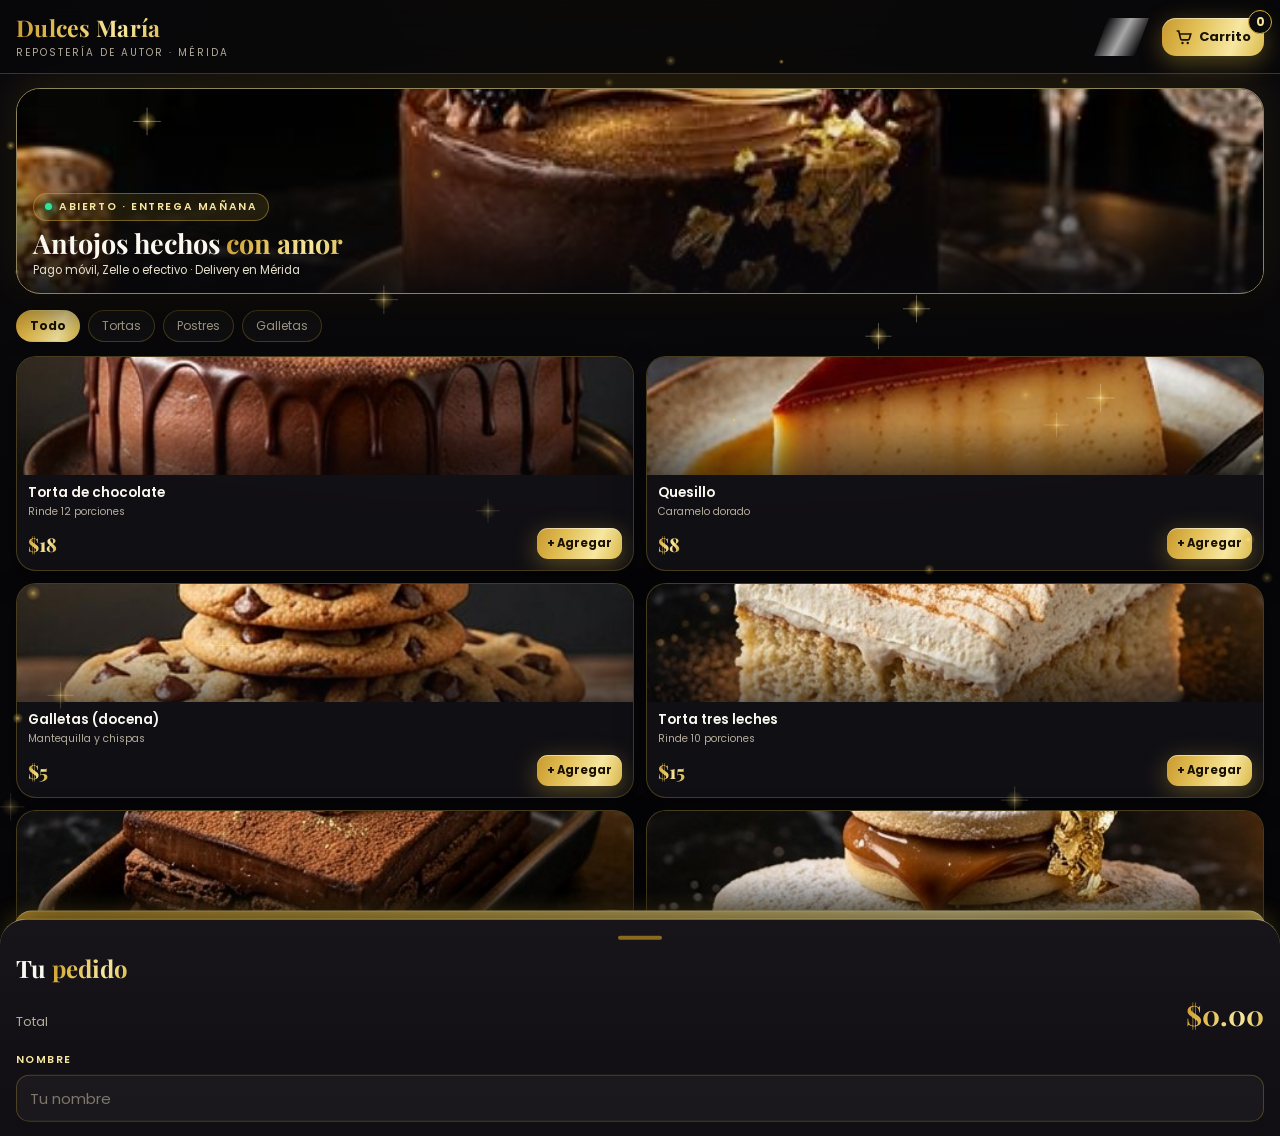
<file: apps/tienda/index.html>
<!DOCTYPE html>
<html lang="es"><head><meta charset="utf-8"><meta name="viewport" content="width=device-width,initial-scale=1,viewport-fit=cover"><meta name="theme-color" content="#07070a">
<title>Dulces María · Tienda</title>
<link rel="stylesheet" href="../assets/lux.css">
<style>
body{padding-bottom:96px}
header{position:sticky;top:0;z-index:20;padding:12px 16px;display:flex;align-items:center;justify-content:space-between;background:rgba(7,7,10,.78);backdrop-filter:blur(14px);border-bottom:1px solid var(--line)}
.brand b{font-family:Playfair,serif;font-size:23px;font-weight:700;letter-spacing:.3px}
.brand small{display:block;font-size:10px;color:var(--mut);letter-spacing:2px;margin-top:1px}
.cartbtn{border-radius:14px;padding:9px 13px;font-size:13px;display:flex;gap:6px;align-items:center;overflow:visible}
.badge{position:absolute;top:-8px;right:-8px;background:#0b0a0d;color:var(--g1);border:1.5px solid var(--g2);border-radius:50%;width:24px;height:24px;font-size:12px;display:flex;align-items:center;justify-content:center;transition:transform .25s;z-index:2}
.badge.pop{transform:scale(1.5)}
.hero{margin:14px 16px 4px;height:206px;border-radius:24px;border:1px solid var(--line2);box-shadow:0 18px 40px rgba(0,0,0,.6),0 0 40px rgba(212,175,55,.15)}
.hero::after{background:linear-gradient(180deg,rgba(7,7,10,.05) 20%,rgba(7,7,10,.92) 100%)}
.hero .tx{position:absolute;left:16px;right:16px;bottom:14px;z-index:2}
.hero h1{font-family:Playfair,serif;font-size:27px;line-height:1.08;font-weight:700;margin:8px 0 4px}
.hero p{font-size:11.5px;color:#e6dfcc}
.chips{display:flex;gap:8px;padding:12px 16px 0}
.chip{cursor:pointer;padding:6px 13px;border-radius:20px;border:1px solid var(--line);font-size:12px;color:var(--mut);background:rgba(255,255,255,.03)}
.chip.on{background:var(--gold);background-size:250% auto;animation:shine 3.2s linear infinite;color:#1a1200;font-weight:700;border-color:transparent}
.grid{display:grid;grid-template-columns:1fr 1fr;gap:12px;padding:14px 16px}
.card{border-radius:20px;overflow:hidden}
.card .ph{height:118px}
.card .in{padding:10px 11px 11px}
.card h3{font-size:13.5px;font-weight:600;line-height:1.2}.card .d{font-size:10.5px;color:var(--mut);margin:3px 0 8px}
.row{display:flex;justify-content:space-between;align-items:center}
.price{font-family:Playfair,serif;font-weight:800;font-size:19px}
.add{border-radius:11px;padding:7px 10px;font-size:11.5px}
.add.ok{background:#14301f;color:#7ff0b2;border:1px solid #2ee59d;animation:none;box-shadow:0 0 14px rgba(46,229,157,.35)}
.add.ok::after{display:none}
.bar{position:fixed;left:14px;right:14px;bottom:14px;border-radius:18px;padding:14px 16px;display:flex;justify-content:space-between;font-size:14px;transform:translateY(150%);transition:transform .45s cubic-bezier(.2,.8,.2,1);z-index:25}
.bar.show{transform:none}
.drawer{position:fixed;left:0;right:0;bottom:0;background:linear-gradient(180deg,#17141a,#0b0a0d);border-top:1px solid var(--line2);border-radius:26px 26px 0 0;box-shadow:0 -10px 50px rgba(0,0,0,.7),0 -2px 30px rgba(212,175,55,.18);padding:16px 16px 20px;transform:translateY(105%);transition:transform .5s cubic-bezier(.2,.8,.2,1);z-index:40;max-height:90vh;overflow:auto}
.drawer.open{transform:none}
.grab{width:44px;height:4px;border-radius:4px;background:var(--g3);margin:0 auto 12px}
.drawer h2{font-family:Playfair,serif;font-size:24px;margin-bottom:6px}
.it{display:flex;justify-content:space-between;align-items:center;padding:9px 0;border-bottom:1px solid rgba(212,175,55,.15);font-size:13.5px;gap:8px}
.it img{width:38px;height:38px;border-radius:10px;object-fit:cover;border:1px solid var(--line)}
.it .nm{flex:1}
.qty{display:flex;align-items:center;gap:7px}.qty button{width:24px;height:24px;border-radius:8px;border:1px solid var(--line);background:transparent;color:var(--g1);font-weight:700}
.total{display:flex;justify-content:space-between;align-items:baseline;margin:12px 0}
.total span:first-child{color:var(--mut);font-size:13px}.total b{font-family:Playfair,serif;font-size:28px}
label{font-size:10.5px;color:var(--g1);letter-spacing:1.4px;font-weight:600}
input{width:100%;padding:11px 13px;border-radius:13px;border:1px solid var(--line);font-size:15px;margin:5px 0 10px;font-family:inherit;background:rgba(255,255,255,.04);color:var(--txt)}
input:focus{border-color:var(--g2);box-shadow:0 0 0 3px rgba(212,175,55,.15)}
.wa{width:100%;background:linear-gradient(135deg,#25d366,#128c4a);color:#fff;border:1px solid rgba(247,231,161,.5);border-radius:15px;padding:14px;font-size:15px;font-weight:700;display:flex;gap:8px;justify-content:center;align-items:center;font-family:inherit;box-shadow:0 8px 24px rgba(37,211,102,.3)}
.shade{position:fixed;inset:0;background:rgba(0,0,0,.6);opacity:0;pointer-events:none;transition:opacity .3s;z-index:35}.shade.on{opacity:1}
.chat{position:fixed;inset:0;background:#0b141a;z-index:60;transform:translateX(100%);transition:transform .5s cubic-bezier(.2,.8,.2,1)}
.chat::before{content:'';position:absolute;inset:0;background:radial-gradient(circle at 20% 10%,rgba(212,175,55,.08),transparent 50%)}
.chat.open{transform:none}
.chat .x{background:none;border:0;color:#fff;font-size:28px;line-height:1;padding:0 6px 0 0;cursor:pointer}
.wahint{position:relative;margin:16px 14px;font-size:12px;color:var(--mut);text-align:center}.wahint a{color:var(--g1)}
.chat .top{position:relative;background:#1f2c34;color:#fff;padding:14px 16px;display:flex;gap:10px;align-items:center;border-bottom:1px solid var(--line)}
.av{width:40px;height:40px;border-radius:50%;overflow:hidden;border:1.5px solid var(--g2)}.av img{width:100%;height:100%;object-fit:cover}
.bub{position:relative;margin:18px 14px 0 46px;background:#005c4b;color:#e9fbf4;border-radius:14px 0 14px 14px;padding:12px 14px;font-size:13.5px;line-height:1.55;box-shadow:0 2px 10px rgba(0,0,0,.4);animation:rise .5s both}
.tick{text-align:right;font-size:10.5px;color:#53bdeb;margin-top:4px}
.sent{position:relative;margin:14px auto;width:max-content;padding:6px 14px;border-radius:999px;font-size:11px;color:var(--g1);border:1px solid var(--line);background:rgba(212,175,55,.08)}
</style></head><body>
<header><div class="brand"><b class="gtxt">Dulces María</b><small>REPOSTERÍA DE AUTOR · MÉRIDA</small></div>
<button class="cartbtn gbtn" id="cartBtn" onclick="openCart()"><svg width="18" height="18" viewBox="0 0 24 24"><path d="M3 4h2l2.4 10.2a2 2 0 0 0 2 1.6h7.7a2 2 0 0 0 2-1.5L21 8H6.2" fill="none" stroke="#1a1200" stroke-width="2.2" stroke-linecap="round"/><circle cx="10" cy="20" r="1.6" fill="#1a1200"/><circle cx="17" cy="20" r="1.6" fill="#1a1200"/></svg>Carrito<span class="badge" id="badge">0</span></button></header>
<div class="hero ph"><img class="kb" src="../assets/img/hero-dulces.jpg"><div class="tx"><span class="kick"><b></b>ABIERTO · ENTREGA MAÑANA</span><h1>Antojos hechos <span class="gtxt">con amor</span></h1><p>Pago móvil, Zelle o efectivo · Delivery en Mérida</p></div></div>
<div class="chips" id="chips"></div>
<div class="grid" id="grid"></div>
<div class="bar gbtn" id="bar" onclick="openCart()"><span id="barN">0 productos</span><span id="barT">$0.00 · Ver carrito</span></div>
<div class="shade" id="shade" onclick="closeCart()"></div>
<div class="drawer" id="drawer"><div class="grab"></div>
 <h2>Tu <span class="gtxt">pedido</span></h2><div id="items"></div>
 <div class="total"><span>Total</span><b class="gtxt" id="tot">$0.00</b></div>
 <label>NOMBRE</label><input id="nombre" placeholder="Tu nombre">
 <label>DIRECCIÓN DE ENTREGA</label><input id="dir" placeholder="Urbanización, calle, casa">
 <button class="wa" id="waBtn" onclick="enviar()"><svg width="22" height="22" viewBox="0 0 24 24"><path d="M12 2a10 10 0 0 0-8.6 15.1L2 22l5-1.3A10 10 0 1 0 12 2z" fill="#fff"/><path d="M8.5 7.5c.3-.6.6-.6 1-.6l.6.1 1 2.3-.6.9c.5 1.1 1.4 2 2.6 2.6l.9-.7 2.3 1c0 .5-.2 1.2-.8 1.6-1.6 1-5.8-1.4-7.2-4.6-.4-.9-.2-2 .2-2.6z" fill="#25d366"/></svg>Enviar pedido por WhatsApp</button>
</div>
<div class="chat" id="chat"><div class="top"><button class="x" onclick="chat.classList.remove('open')" aria-label="Volver">‹</button><div class="av"><img src="../assets/img/torta.jpg"></div><div><b>Dulces María</b><div style="font-size:12px;opacity:.75">en línea</div></div></div>
<div class="sent">Pedido enviado ✓</div><div class="bub" id="msg"></div><div class="wahint">Si WhatsApp no se abrió, <a id="waA" target="_blank" rel="noopener">tócalo aquí</a>.</div></div>
<script>
/* ✏️ EDITABLE: número de WhatsApp del negocio (código de país + número, sin + ni espacios). Este es de EJEMPLO. */
const WHATSAPP="584140000000";
const P=[
{id:1,n:"Torta de chocolate",d:"Rinde 12 porciones",p:18,i:"torta",c:"Tortas"},
{id:2,n:"Quesillo",d:"Caramelo dorado",p:8,i:"quesillo",c:"Postres"},
{id:3,n:"Galletas (docena)",d:"Mantequilla y chispas",p:5,i:"galletas",c:"Galletas"},
{id:4,n:"Torta tres leches",d:"Rinde 10 porciones",p:15,i:"tres-leches",c:"Tortas"},
{id:5,n:"Marquesa de chocolate",d:"Bandeja mediana",p:10,i:"marquesa",c:"Postres"},
{id:6,n:"Alfajores (6 und)",d:"Rellenos de arequipe",p:6,i:"alfajores",c:"Galletas"}];
const cart=JSON.parse(localStorage.getItem("dm_cart")||"{}");let fil="Todo";
nombre.value=localStorage.getItem("dm_nombre")||"";dir.value=localStorage.getItem("dm_dir")||"";
chips.innerHTML=["Todo","Tortas","Postres","Galletas"].map(c=>`<span class="chip" data-c="${c}" onclick="setF('${c}')">${c}</span>`).join("");
function setF(c){fil=c;document.querySelectorAll(".chip").forEach(e=>e.classList.toggle("on",e.dataset.c==c));drawG()}
function drawG(){grid.innerHTML=P.filter(p=>fil=="Todo"||p.c==fil).map((p,i)=>`<div class="card glass rise" style="animation-delay:${.1+i*.07}s"><div class="ph"><img class="${i%2?'kb2':'kb'}" style="animation-delay:-${i*1.7}s" src="../assets/img/${p.i}.jpg"></div><div class="in"><h3>${p.n}</h3><div class="d">${p.d}</div><div class="row"><span class="price gtxt">$${p.p}</span><button class="add gbtn" id="add${p.id}" onclick="add(${p.id},this)">${cart[p.id]?"✓ "+cart[p.id]:"+ Agregar"}</button></div></div></div>`).join("");document.querySelectorAll(".add").forEach(b=>{if(b.textContent.startsWith("✓"))b.classList.add("ok")})}
function add(id,b){cart[id]=(cart[id]||0)+1;b.textContent="✓ "+cart[id];b.classList.add("ok");render();badge.classList.add("pop");setTimeout(()=>badge.classList.remove("pop"),250)}
function chg(id,d){cart[id]=Math.max(0,(cart[id]||0)+d);if(!cart[id])delete cart[id];render();drawG()}
function count(){return Object.values(cart).reduce((a,b)=>a+b,0)}
function total(){return Object.entries(cart).reduce((s,[id,q])=>s+P.find(p=>p.id==id).p*q,0)}
function render(){localStorage.setItem("dm_cart",JSON.stringify(cart));const n=count(),t=total();badge.textContent=n;barN.textContent=n+(n==1?" producto":" productos");barT.textContent="$"+t.toFixed(2)+" · Ver carrito";bar.classList.toggle("show",n>0);
 items.innerHTML=Object.entries(cart).map(([id,q])=>{const p=P.find(x=>x.id==id);return `<div class="it"><img src="../assets/img/${p.i}.jpg"><span class="nm">${p.n}</span><span class="qty"><button onclick="chg(${id},-1)">−</button>${q}<button onclick="chg(${id},1)">+</button><b style="width:52px;text-align:right;color:var(--g1)">$${(p.p*q).toFixed(2)}</b></span></div>`}).join("");tot.textContent="$"+t.toFixed(2)}
function openCart(){drawer.classList.add("open");shade.classList.add("on")}
function closeCart(){drawer.classList.remove("open");shade.classList.remove("on")}
function enviar(){if(!count()){alert("Tu carrito está vacío");return}localStorage.setItem("dm_nombre",nombre.value);localStorage.setItem("dm_dir",dir.value);const lines=Object.entries(cart).map(([id,q])=>{const p=P.find(x=>x.id==id);return `• ${q} x ${p.n} — $${(p.p*q).toFixed(2)}`}).join("\n");
 const m=`¡Hola, Dulces María! Quiero hacer este pedido:\n${lines}\n\nTotal: $${total().toFixed(2)}\nNombre: ${nombre.value||"-"}\nEntrega: ${dir.value||"-"}`;
 const link="https://wa.me/"+WHATSAPP+"?text="+encodeURIComponent(m);waA.href=link;
 const hh=new Date().toLocaleTimeString("es-VE",{hour:"2-digit",minute:"2-digit"});
 msg.innerHTML=m.replace(/</g,"&lt;").replace(/\n/g,"<br>")+'<div class="tick">'+hh+' ✓✓</div>';chat.classList.add("open");closeCart();
 window.open(link,"_blank");}
setF("Todo");render();
</script><script src="../assets/lux.js"></script></body></html>
</file>
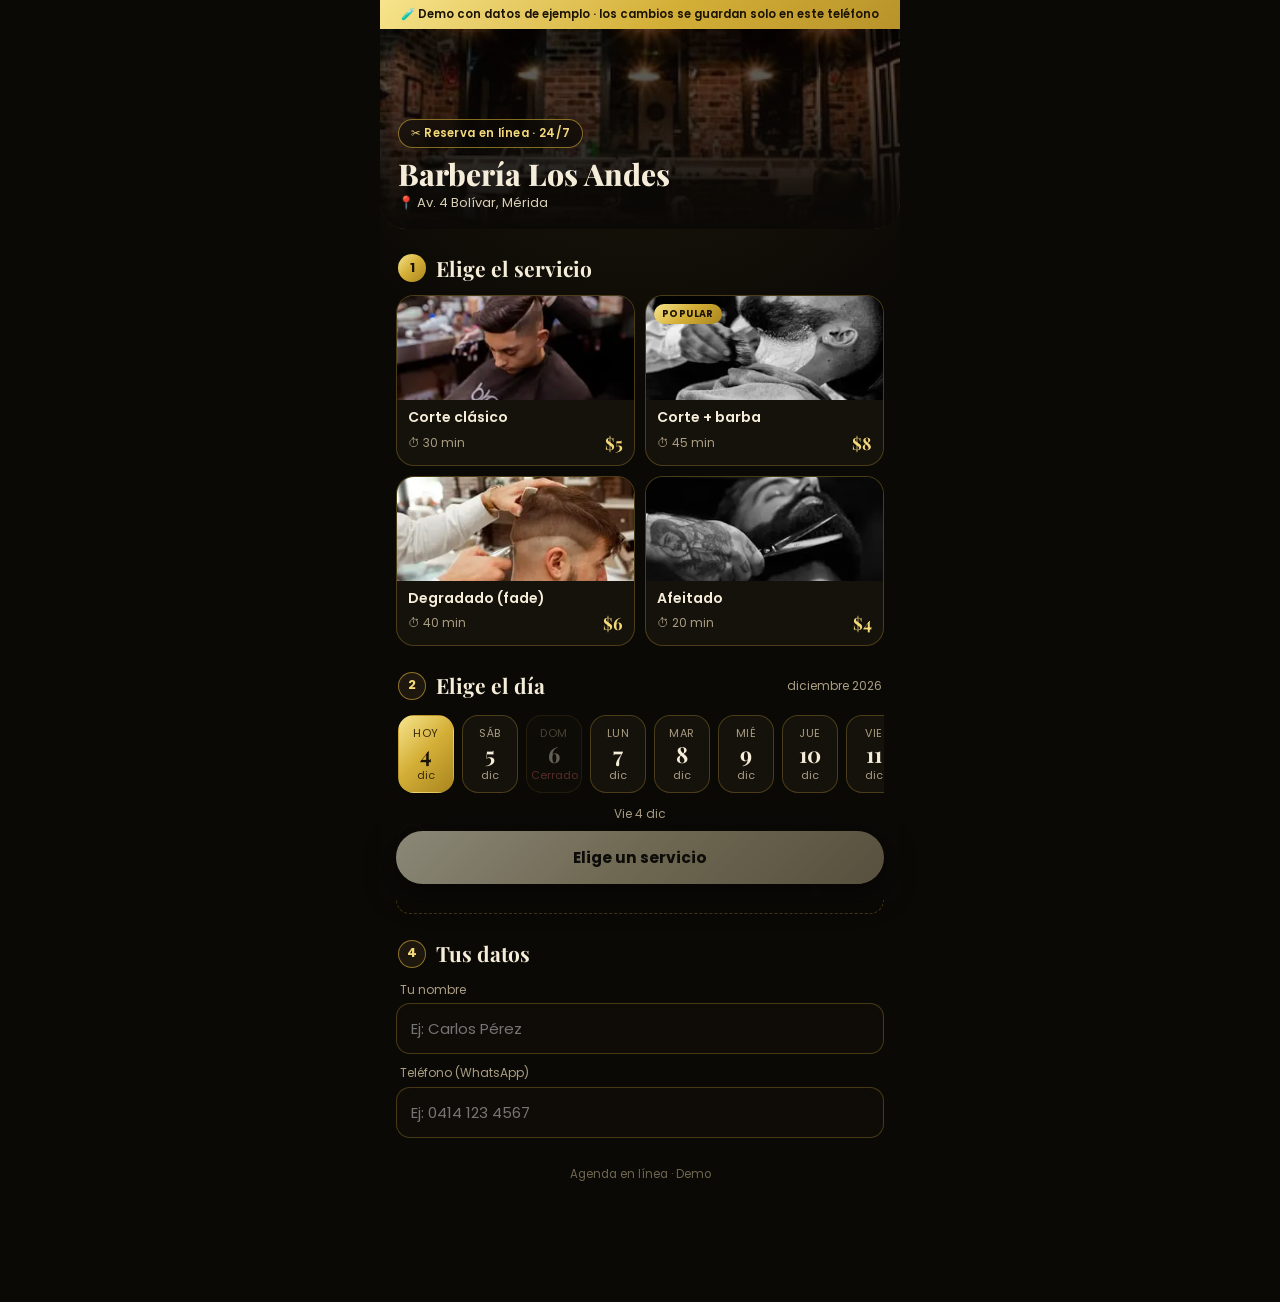
<file: demos/agenda/index.html>
<!DOCTYPE html>
<html lang="es-VE">
<head>
<meta charset="UTF-8">
<meta name="viewport" content="width=device-width, initial-scale=1, viewport-fit=cover">
<title>Agenda tu cita</title>
<meta name="description" content="Agenda tu cita en línea: elige servicio, día y hora en segundos.">
<meta name="robots" content="noindex">
<meta name="theme-color" content="#0b0906">
<link rel="manifest" href="manifest.json">
<link rel="icon" href="icon.png">
<link rel="preconnect" href="https://fonts.googleapis.com">
<link rel="preconnect" href="https://fonts.gstatic.com" crossorigin>
<link href="https://fonts.googleapis.com/css2?family=Playfair+Display:wght@600;700;800&family=Poppins:wght@300;400;500;600;700&display=swap" rel="stylesheet">
<script src="config.js"></script>
<script src="app.js"></script>
<script src="nucleo.js"></script>
<style>
:root{--bg:#0b0906;--card:#15110b;--line:rgba(212,175,55,.28);--line2:rgba(212,175,55,.6);--gold:#d4af37;--gold2:#f3d97a;--goldg:linear-gradient(135deg,#f7e48c 0%,#d4af37 48%,#a9851f 100%);--txt:#f5edd9;--mut:#a99d82}
*{box-sizing:border-box;margin:0;padding:0;-webkit-tap-highlight-color:transparent}
html,body{background:var(--bg)}
body{color:var(--txt);font-family:'Poppins',system-ui,sans-serif;font-size:15px;line-height:1.45;max-width:520px;margin:0 auto;min-height:100vh;padding-bottom:120px;
  background:radial-gradient(120% 50% at 50% 0%,rgba(212,175,55,.10),transparent 60%),var(--bg)}
.serif{font-family:'Playfair Display',Georgia,serif}
.gold{background:var(--goldg);-webkit-background-clip:text;background-clip:text;color:transparent}
button,input{font-family:inherit}
button{cursor:pointer}
img{display:block}
.hero{position:relative;height:200px;overflow:hidden;border-radius:0 0 26px 26px}
.hero img{width:100%;height:100%;object-fit:cover;filter:brightness(.5)}
.hero::after{content:"";position:absolute;inset:0;background:linear-gradient(180deg,rgba(11,9,6,.1),var(--bg) 100%)}
.hero-in{position:absolute;left:18px;right:18px;bottom:16px;z-index:2}
.pill{display:inline-flex;align-items:center;gap:6px;padding:5px 12px;border-radius:999px;font-size:11.5px;font-weight:600;letter-spacing:.3px;background:rgba(11,9,6,.6);border:1px solid var(--line2);color:var(--gold2);backdrop-filter:blur(6px)}
.hero h1{font-size:30px;line-height:1.1;font-weight:800;margin-top:10px}
.hero p{font-size:13px;color:#d9cfb6;margin-top:3px}
.wrap{padding:0 16px}
.stepH{display:flex;align-items:center;gap:10px;margin:24px 2px 12px}
.stepH .n{width:28px;height:28px;border-radius:50%;background:var(--goldg);color:#1b1305;font-weight:700;font-size:13px;display:flex;align-items:center;justify-content:center;flex:0 0 auto}
.stepH .n.off{background:#1e170d;color:var(--gold2);border:1px solid var(--line2)}
.stepH h2{font-size:21px}
.stepH small{margin-left:auto;color:var(--mut);font-size:12px}
.svc{display:grid;grid-template-columns:1fr 1fr;gap:10px}
.sv{position:relative;border:1px solid var(--line);border-radius:18px;overflow:hidden;background:var(--card);text-align:left;color:var(--txt);padding:0;transition:border-color .2s,transform .15s}
.sv:active{transform:scale(.98)}
.sv img{width:100%;height:104px;object-fit:cover}
.sv .b{padding:9px 11px 11px}
.sv h3{font-size:14px;font-weight:600;line-height:1.25}
.sv .m{display:flex;justify-content:space-between;align-items:center;margin-top:5px;font-size:12px;color:var(--mut)}
.sv .m b{font-family:'Playfair Display',serif;font-size:17px;color:var(--gold2)}
.sv .tag{position:absolute;top:8px;left:8px;font-size:9.5px;font-weight:700;letter-spacing:.4px;text-transform:uppercase;padding:3px 8px;border-radius:999px;background:var(--goldg);color:#1b1305}
.sv .ok{position:absolute;top:8px;right:8px;width:26px;height:26px;border-radius:50%;background:var(--goldg);display:none;align-items:center;justify-content:center}
.sv.on{border:1.5px solid var(--gold);box-shadow:0 0 0 3px rgba(212,175,55,.15)}
.sv.on .ok{display:flex}
.days{display:flex;gap:8px;overflow-x:auto;padding:2px 2px 6px;scrollbar-width:none}
.days::-webkit-scrollbar{display:none}
.day{flex:0 0 56px;border:1px solid var(--line);border-radius:16px;background:var(--card);color:var(--txt);padding:9px 0 8px;text-align:center}
.day .w{font-size:11px;text-transform:uppercase;letter-spacing:.6px;color:var(--mut)}
.day .d{font-family:'Playfair Display',serif;font-size:22px;font-weight:700;line-height:1.15}
.day .mo{font-size:11px;color:var(--mut)}
.day.on{background:var(--goldg);border-color:transparent;color:#1b1305}
.day.on .w,.day.on .mo{color:#3b2a08}
.day:disabled{opacity:.38;cursor:not-allowed}
.day:disabled .mo{color:#c66}
.hours{display:grid;grid-template-columns:repeat(3,1fr);gap:8px}
.h{border:1px solid var(--line);border-radius:14px;background:var(--card);color:var(--txt);padding:11px 0;font-size:14px;font-weight:500}
.h.on{background:var(--goldg);color:#1b1305;border-color:transparent;font-weight:700}
.h:disabled{color:#5b5240;background:#0f0c08;border-style:dashed;text-decoration:line-through;cursor:not-allowed}
.legend{display:flex;gap:14px;font-size:11.5px;color:var(--mut);margin-top:10px}
.legend i{display:inline-block;width:10px;height:10px;border-radius:3px;margin-right:5px;vertical-align:-1px}
.hint{color:var(--mut);font-size:13px;padding:14px;border:1px dashed var(--line);border-radius:14px;text-align:center}
.field{margin-bottom:10px}
.field label{display:block;font-size:12px;color:var(--mut);margin:0 0 5px 4px}
.field input{width:100%;background:#0f0c08;border:1px solid var(--line);border-radius:14px;padding:13px 14px;color:var(--txt);font-size:15px}
.field input:focus{outline:none;border-color:var(--gold)}
.cta{position:fixed;left:50%;transform:translateX(-50%);bottom:0;width:100%;max-width:520px;padding:12px 16px 16px;background:linear-gradient(180deg,rgba(11,9,6,0) 0,rgba(11,9,6,.97) 22px,var(--bg) 100%);z-index:30}
.cta .sum{font-size:12px;color:var(--mut);text-align:center;margin-bottom:8px;min-height:18px}
.btn{width:100%;border:0;border-radius:999px;background:var(--goldg);color:#1b1305;padding:15px;font-size:15.5px;font-weight:700;display:flex;gap:8px;align-items:center;justify-content:center;box-shadow:0 10px 30px rgba(0,0,0,.5)}
.btn:disabled{filter:grayscale(.7) brightness(.6);cursor:not-allowed}
.btn.ghost{background:transparent;color:var(--gold2);border:1px solid var(--line2);box-shadow:none;margin-top:10px}
.btn svg{width:20px;height:20px}
.done{position:fixed;inset:0;z-index:80;overflow:auto;background:radial-gradient(90% 60% at 50% 15%,rgba(212,175,55,.16),transparent 65%),var(--bg);display:none;padding:40px 22px 30px}
.done.show{display:block}
.done .in{max-width:400px;margin:0 auto;text-align:center}
.check{width:88px;height:88px;margin:0 auto;border-radius:50%;background:var(--goldg);display:flex;align-items:center;justify-content:center;box-shadow:0 0 0 10px rgba(212,175,55,.12),0 0 0 22px rgba(212,175,55,.06);animation:pop .5s ease}
@keyframes pop{0%{transform:scale(.4);opacity:0}70%{transform:scale(1.08)}100%{transform:scale(1);opacity:1}}
.done h2{font-size:31px;margin-top:26px}
.done .s{color:var(--mut);font-size:14px;margin-top:4px}
.ticket{margin:22px 0 16px;border:1px solid var(--line2);border-radius:22px;overflow:hidden;background:#130f09;text-align:left}
.ticket .top{display:flex;gap:12px;align-items:center;padding:14px;border-bottom:1px dashed rgba(212,175,55,.3)}
.ticket .top img{width:58px;height:58px;border-radius:14px;object-fit:cover}
.ticket .top b{font-size:16px}
.ticket .top small{display:block;color:var(--mut);font-size:12px}
.ticket .r{display:flex;justify-content:space-between;padding:9px 16px;font-size:14px}
.ticket .r span:first-child{color:var(--mut)}
.ticket .r.t{border-top:1px dashed rgba(212,175,55,.3);padding:12px 16px 14px}
.ticket .r.t span:last-child{font-family:'Playfair Display',serif;font-size:22px;color:var(--gold2);font-weight:700}
.note{display:flex;gap:8px;align-items:center;justify-content:center;font-size:12.5px;color:var(--gold2);margin-top:14px}
.foot{text-align:center;color:#6f664f;font-size:11.5px;margin:28px 0 0}
.hero .lgo{width:46px;height:46px;border-radius:14px;object-fit:cover;border:1.5px solid var(--gold);margin-bottom:6px;background:#1b150c}
.skel{height:150px;border-radius:18px;background:linear-gradient(90deg,#15110b,#1f180e,#15110b);background-size:200% 100%;animation:sk 1.2s infinite}
@keyframes sk{to{background-position:-200% 0}}
.foot a{color:#8d8165}
.svc .empty{grid-column:1/-1;color:var(--mut);text-align:center;padding:20px;border:1px dashed var(--line);border-radius:16px}
</style>
</head>
<body>
<header class="hero">
  <img id="heroImg" alt="">
  <div class="hero-in">
    <img class="lgo" id="bizLogo" alt="" style="display:none">
    <span class="pill">✂️ Reserva en línea · 24/7</span>
    <h1 class="serif" id="bizName"></h1>
    <p id="bizAddr"></p>
  </div>
</header>

<main class="wrap">
  <div class="stepH"><span class="n" id="n1">1</span><h2 class="serif">Elige el servicio</h2></div>
  <div class="svc" id="svc"><div class="skel"></div><div class="skel"></div></div>

  <div class="stepH"><span class="n off" id="n2">2</span><h2 class="serif">Elige el día</h2><small id="monthLbl"></small></div>
  <div class="days" id="days"></div>

  <div class="stepH"><span class="n off" id="n3">3</span><h2 class="serif">Hora disponible</h2></div>
  <div id="hoursBox"></div>

  <div class="stepH"><span class="n off" id="n4">4</span><h2 class="serif">Tus datos</h2></div>
  <div class="field"><label for="nm">Tu nombre</label><input id="nm" autocomplete="name" placeholder="Ej: Carlos Pérez"></div>
  <div class="field"><label for="tel">Teléfono (WhatsApp)</label><input id="tel" type="tel" inputmode="tel" autocomplete="tel" placeholder="Ej: 0414 123 4567"></div>
  <p class="foot">Agenda en línea · Demo</p>
</main>

<div class="cta"><div class="sum" id="sum">Elige servicio, día y hora</div><button class="btn" id="confirm" disabled>Confirmar cita</button></div>

<section class="done" id="done">
  <div class="in">
    <div class="check"><svg width="44" height="44" viewBox="0 0 24 24" fill="none" stroke="#1b1305" stroke-width="3" stroke-linecap="round" stroke-linejoin="round"><path d="M5 12.5l4.5 4.5L19 7.5"/></svg></div>
    <h2 class="serif">¡Cita <span class="gold">confirmada!</span></h2>
    <p class="s">Te esperamos en <span id="dAddr"></span></p>
    <div class="ticket" id="ticket"></div>
    <button class="btn" id="wa"><svg viewBox="0 0 24 24" fill="currentColor"><path d="M12 2a10 10 0 0 0-8.6 15.1L2 22l5-1.3A10 10 0 1 0 12 2Zm5.3 14.1c-.2.6-1.3 1.2-1.8 1.2-.5.1-1 .2-3.3-.7-2.8-1.1-4.5-4-4.7-4.2-.1-.2-1.1-1.5-1.1-2.8s.7-2 1-2.3c.2-.3.5-.3.7-.3h.5c.2 0 .4 0 .6.5l.8 2c.1.2.1.4 0 .5l-.4.6-.3.4c-.1.1-.3.3-.1.6.2.3.8 1.3 1.7 2.1 1.1 1 2.1 1.3 2.4 1.5.3.1.5.1.6-.1l.9-1c.2-.3.4-.2.6-.1l1.9.9c.3.1.5.2.5.3.1.2.1.6-.1 1.2Z"/></svg>Enviar cita por WhatsApp</button>
    <button class="btn ghost" id="newB">Agendar otra cita</button>
    <p class="note" id="dNote">🔔 Te confirmaremos por WhatsApp</p>
  </div>
</section>

<script>
(async function(){
  const N = Nucleo, $ = N.$, esc = N.esc;
  N.bannerDemo();
  const DIAS = ["Dom","Lun","Mar","Mié","Jue","Vie","Sáb"];
  const DIAS_L = ["domingo","lunes","martes","miércoles","jueves","viernes","sábado"];
  const MESES = ["ene","feb","mar","abr","may","jun","jul","ago","sep","oct","nov","dic"];
  const MESES_L = ["enero","febrero","marzo","abril","mayo","junio","julio","agosto","septiembre","octubre","noviembre","diciembre"];
  const st = { svc: null, day: null, time: null };
  let db, S = {}, SVC = [], BLOQ = new Set(), OCUP = new Set();
  const money = n => N.money0(n, S.moneda || "$");

  try { db = await N.listo(); }
  catch(e) { if (e.code === "NO_CONFIG") return N.pantallaSinConexion("#"); throw e; }

  const pad = n => String(n).padStart(2,"0");
  const ymd = d => d.getFullYear() + "-" + pad(d.getMonth()+1) + "-" + pad(d.getDate());
  const toMin = t => { const [h,m] = String(t || "0:0").split(":").map(Number); return h*60+m; };
  const toHHMM = m => pad(Math.floor(m/60)) + ":" + pad(m%60);
  const fmt12 = min => { let h = Math.floor(min/60), m = min%60; const ap = h >= 12 ? "pm" : "am"; h = h%12 || 12; return h + ":" + pad(m) + " " + ap; };
  const today = new Date(); today.setHours(0,0,0,0);
  let days = [];

  async function cargarBase(){
    const [a, s, b] = await Promise.all([
      db.select("agc_ajustes", { eq: { id: 1 } }),
      db.select("agc_servicios", { eq: { activo: true }, order: [["orden"], ["nombre"]] }),
      db.select("agc_bloqueos", { gte: { fecha: ymd(today) } })
    ]);
    S = (a[0] && a[0].datos) || {}; SVC = s.map(x => ({ ...x, precio: Number(x.precio) })); BLOQ = new Set(b.map(x => x.fecha));
    const n = Math.max(1, Math.min(60, parseInt(S.dias, 10) || 7));
    days = []; for (let i = 0; i < n; i++) { const d = new Date(today); d.setDate(today.getDate()+i); days.push(d); }
    if (st.svc) st.svc = SVC.find(x => x.id === st.svc.id) || null;
  }
  // Horas ocupadas: vienen de la base de datos para que TODOS los clientes vean lo mismo
  async function cargarOcupados(){
    if (!days.length) return;
    const r = await db.rpc("agc_ocupados", { p_desde: ymd(days[0]), p_hasta: ymd(days[days.length-1]) });
    OCUP = new Set((r || []).map(x => x.fecha + "|" + String(x.hora).slice(0,5)));
  }
  try { await cargarBase(); await cargarOcupados(); }
  catch(e) { $("#svc").innerHTML = `<p class="empty">${esc(e.message)}</p>`; return; }

  const dia = d => (S.horario || {})[d.getDay()] || { abierto: false };
  const cerrado = d => !dia(d).abierto || BLOQ.has(ymd(d));
  function slotsDe(d){
    const h = dia(d), step = Math.max(5, parseInt(S.intervalo, 10) || 30), out = [];
    for (let m = toMin(h.desde); m + step <= toMin(h.hasta); m += step) out.push(m);
    return out;
  }

  function cabecera(){
    $("#heroImg").src = N.img(S.portada) || "[data-uri]";
    if (S.logo) { $("#bizLogo").src = N.img(S.logo); $("#bizLogo").style.display = ""; }
    $("#bizName").textContent = S.nombre || "Agenda tu cita";
    $("#bizAddr").textContent = S.direccion ? "📍 " + S.direccion : "";
    $("#dAddr").textContent = S.direccion || S.nombre || "";
    document.title = "Agenda tu cita · " + (S.nombre || "");
  }

  // Servicios
  const svcBox = $("#svc");
  function renderSvcs(){
    svcBox.innerHTML = SVC.length ? "" : `<p class="empty">Pronto publicaremos nuestros servicios.</p>`;
    SVC.forEach(s => {
      const b = document.createElement("button"); b.className = "sv"; b.dataset.id = s.id;
      b.innerHTML = `${s.foto ? `<img src="${esc(N.img(s.foto))}" alt="${esc(s.nombre)}" loading="lazy">` : `<div style="height:104px;background:#221a10"></div>`}${s.etiqueta ? `<span class="tag">${esc(s.etiqueta)}</span>` : ""}
        <span class="ok"><svg width="14" height="14" viewBox="0 0 24 24" fill="none" stroke="#1b1305" stroke-width="3.5"><path d="M5 12.5l4.5 4.5L19 7.5"/></svg></span>
        <div class="b"><h3>${esc(s.nombre)}</h3><div class="m"><span>⏱ ${s.duracion} min</span><b>${money(s.precio)}</b></div></div>`;
      b.onclick = () => { st.svc = s; render(); };
      svcBox.appendChild(b);
    });
  }

  // Días
  const daysBox = $("#days");
  function renderDays(){
    daysBox.innerHTML = "";
    days.forEach((d, i) => {
      const off = cerrado(d);
      const b = document.createElement("button"); b.className = "day"; b.dataset.k = ymd(d); b.disabled = off;
      b.innerHTML = `<div class="w">${i === 0 ? "Hoy" : DIAS[d.getDay()]}</div><div class="d">${d.getDate()}</div><div class="mo">${off ? "Cerrado" : MESES[d.getMonth()]}</div>`;
      b.onclick = () => { st.day = d; st.time = null; render(); };
      daysBox.appendChild(b);
    });
    $("#monthLbl").textContent = MESES_L[today.getMonth()] + " " + today.getFullYear();
    if (!st.day || cerrado(st.day) || !days.some(d => ymd(d) === ymd(st.day))) st.day = days.find(d => !cerrado(d)) || null;
  }

  function renderHours(){
    const box = $("#hoursBox");
    if (!st.day) { box.innerHTML = `<p class="hint">No hay días disponibles por ahora.</p>`; return; }
    const k = ymd(st.day), slots = slotsDe(st.day);
    const now = new Date(), isToday = k === ymd(now), nowMin = now.getHours()*60 + now.getMinutes();
    const off = s => OCUP.has(k + "|" + toHHMM(s)) || (isToday && s <= nowMin + 15);
    if (st.time != null && off(st.time)) st.time = null;
    if (!slots.filter(s => !off(s)).length) { box.innerHTML = `<p class="hint">No quedan horas libres este día. Prueba con otro día 👆</p>`; return; }
    box.innerHTML = `<div class="hours">${slots.map(s => `<button class="h ${st.time === s ? "on" : ""}" data-t="${s}" ${off(s) ? "disabled" : ""}>${fmt12(s)}</button>`).join("")}</div>
    <div class="legend"><span><i style="background:var(--goldg)"></i>Seleccionada</span><span><i style="border:1px solid var(--line);background:#15110b"></i>Libre</span><span><i style="border:1px dashed var(--line);background:#0f0c08"></i>Ocupada</span></div>`;
    box.querySelectorAll(".h:not([disabled])").forEach(b => b.onclick = () => { st.time = Number(b.dataset.t); render(); });
  }

  const dayLabel = d => DIAS_L[d.getDay()].replace(/^./, c => c.toUpperCase()) + " " + d.getDate() + " de " + MESES_L[d.getMonth()];
  const valid = () => st.svc && st.day && st.time != null && $("#nm").value.trim().length >= 2 && $("#tel").value.replace(/\D/g,"").length >= 7;

  function render(){
    svcBox.querySelectorAll(".sv").forEach(b => b.classList.toggle("on", !!st.svc && b.dataset.id === st.svc.id));
    daysBox.querySelectorAll(".day").forEach(b => b.classList.toggle("on", !!st.day && b.dataset.k === ymd(st.day)));
    renderHours();
    $("#n2").classList.toggle("off", !st.svc); $("#n3").classList.toggle("off", !(st.svc && st.day));
    $("#n4").classList.toggle("off", st.time == null);
    const parts = [];
    if (st.svc) parts.push(st.svc.nombre + " · " + money(st.svc.precio));
    if (st.day) parts.push(DIAS[st.day.getDay()] + " " + st.day.getDate() + " " + MESES[st.day.getMonth()]);
    if (st.time != null) parts.push(fmt12(st.time));
    $("#sum").textContent = parts.length ? parts.join("  •  ") : "Elige servicio, día y hora";
    $("#confirm").disabled = !valid();
    $("#confirm").textContent = !st.svc ? "Elige un servicio" : st.time == null ? "Elige una hora" : !valid() ? "Escribe tu nombre y teléfono" : "Confirmar cita";
  }
  $("#nm").addEventListener("input", render); $("#tel").addEventListener("input", render);

  let last = null;
  $("#confirm").onclick = async () => {
    if (!valid()) return;
    const k = ymd(st.day), hh = toHHMM(st.time), btn = $("#confirm");
    btn.disabled = true; btn.textContent = "Reservando…";
    try {
      await db.insert("agc_citas", { id: N.uid(), servicio_id: st.svc.id, servicio: st.svc.nombre, precio: st.svc.precio, duracion: st.svc.duracion, fecha: k, hora: hh, cliente: $("#nm").value.trim().slice(0,80), telefono: $("#tel").value.trim().slice(0,30), estado: "pendiente" });
    } catch(e) {
      if (e.code === "23505") { alert("Esa hora acaba de ser reservada por otra persona. Elige otra, por favor."); }
      else alert(e.message.replace(/^.*?:\s*/, "") || "No se pudo reservar. Intenta de nuevo.");
      try { await cargarOcupados(); } catch(x) {}
      st.time = null; render(); return;
    }
    OCUP.add(k + "|" + hh);
    last = { svc: st.svc, day: new Date(st.day), time: st.time, name: $("#nm").value.trim(), tel: $("#tel").value.trim() };
    const end = st.time + st.svc.duracion;
    $("#ticket").innerHTML = `<div class="top">${st.svc.foto ? `<img src="${esc(N.img(st.svc.foto))}" alt="">` : ""}<div><b>${esc(st.svc.nombre)}</b><small>${st.svc.duracion} min · ${esc(S.nombre || "")}</small></div></div>
      <div class="r"><span>Servicio</span><span>${esc(st.svc.nombre)}</span></div>
      <div class="r"><span>Día</span><span>${dayLabel(st.day)}</span></div>
      <div class="r"><span>Hora</span><span>${fmt12(st.time)} – ${fmt12(end)}</span></div>
      <div class="r"><span>Cliente</span><span>${esc(last.name)}</span></div>
      <div class="r t"><span>Total</span><span>${money(st.svc.precio)}</span></div>`;
    $("#wa").style.display = N.waNum(S.whatsapp) ? "" : "none";
    $("#done").classList.add("show"); $("#done").scrollTop = 0;
  };
  $("#wa").onclick = () => {
    if (!last) return;
    let msg = `💈 *Nueva cita · ${S.nombre || ""}*\n\n`;
    msg += `✂️ Servicio: *${last.svc.nombre}* (${last.svc.duracion} min)\n`;
    msg += `📅 Día: *${dayLabel(last.day)}*\n🕒 Hora: *${fmt12(last.time)}*\n`;
    msg += `👤 Cliente: ${last.name}\n📱 Teléfono: ${last.tel}\n\n💰 Total: *${money(last.svc.precio)}*` + (S.direccion ? `\n📍 ${S.direccion}` : "") + `\n\n_Reservado desde la agenda en línea_`;
    window.open(`https://wa.me/${N.waNum(S.whatsapp)}?text=${encodeURIComponent(msg)}`, "_blank");
  };
  $("#newB").onclick = () => { $("#done").classList.remove("show"); st.time = null; render(); window.scrollTo({top:0}); };

  cabecera(); renderSvcs(); renderDays(); render();
  // Mantén la disponibilidad al día (otra persona pudo reservar)
  const refrescar = async () => { try { await cargarOcupados(); render(); } catch(e) {} };
  setInterval(() => { if (!document.hidden) refrescar(); }, 30000);
  document.addEventListener("visibilitychange", () => { if (!document.hidden) refrescar(); });
  if (db.modo === "demo") db.subscribe("agc_citas", refrescar);
})();
</script>

<script>if ("serviceWorker" in navigator) addEventListener("load", () => navigator.serviceWorker.register("sw.js").catch(() => {}));</script>
</body>
</html>
</file>
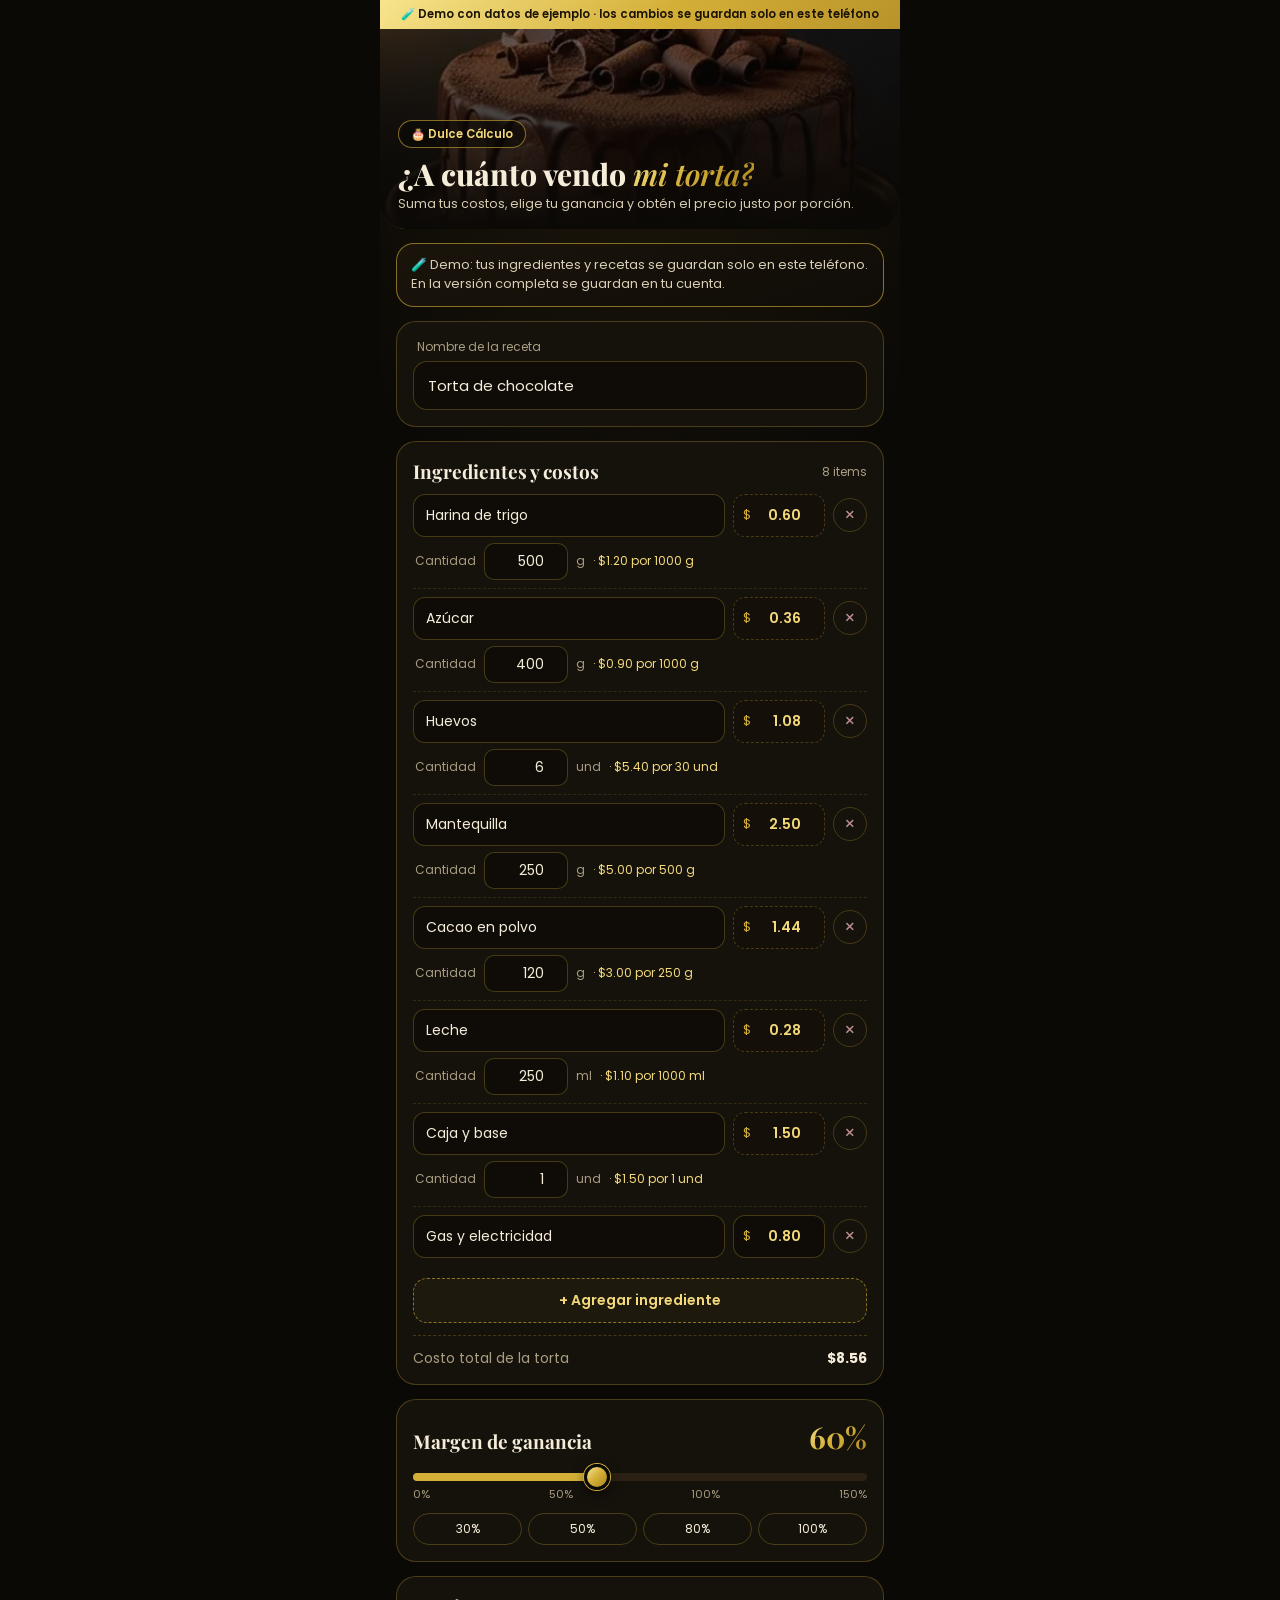
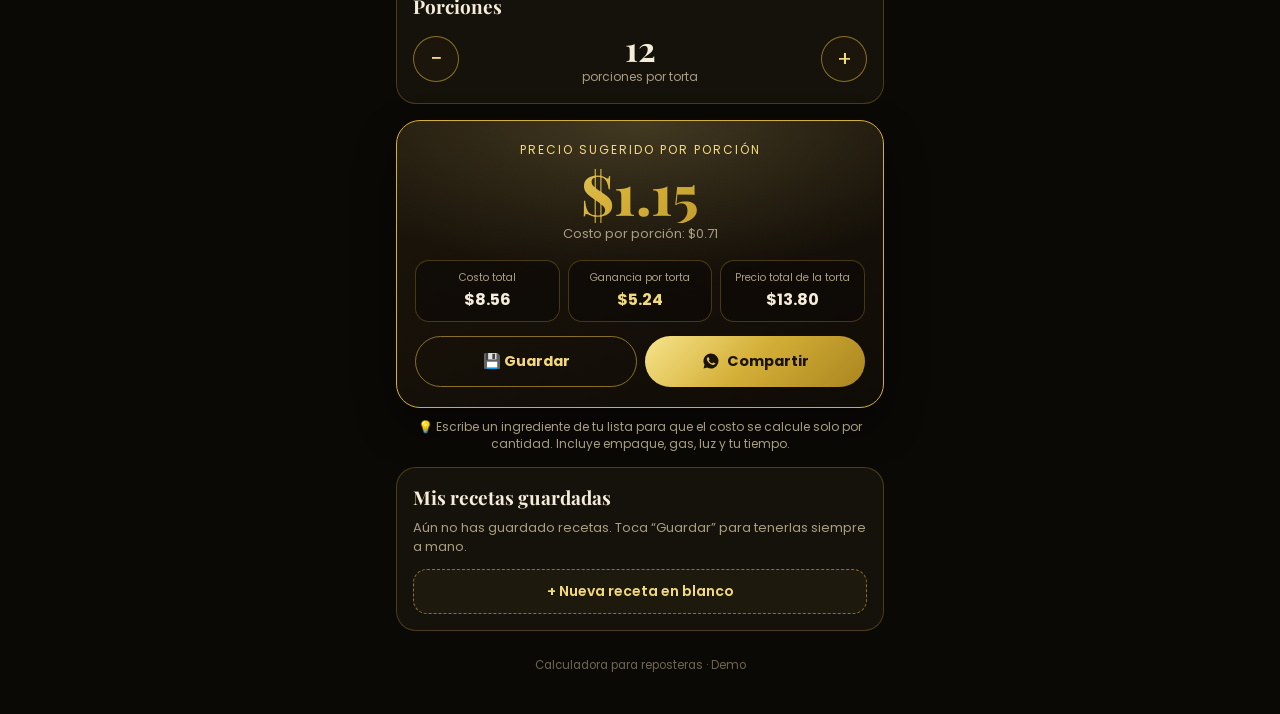
<file: demos/calculadora/index.html>
<!DOCTYPE html>
<html lang="es-VE">
<head>
<meta charset="UTF-8">
<meta name="viewport" content="width=device-width, initial-scale=1, viewport-fit=cover">
<title>¿A cuánto vendo mi torta? · Calculadora para reposteras</title>
<meta name="description" content="Calcula el precio de venta de tus tortas: costos, margen de ganancia y precio por porción.">
<meta name="robots" content="noindex">
<meta name="theme-color" content="#0b0906">
<link rel="manifest" href="manifest.json">
<link rel="icon" href="icon.png">
<link rel="preconnect" href="https://fonts.googleapis.com">
<link rel="preconnect" href="https://fonts.gstatic.com" crossorigin>
<link href="https://fonts.googleapis.com/css2?family=Playfair+Display:ital,wght@0,600;0,700;0,800;1,600&family=Poppins:wght@300;400;500;600;700&display=swap" rel="stylesheet">
<script src="config.js"></script>
<script src="app.js"></script>
<script src="nucleo.js"></script>
<style>
:root{--bg:#0b0906;--card:#15110b;--line:rgba(212,175,55,.28);--line2:rgba(212,175,55,.6);--gold:#d4af37;--gold2:#f3d97a;--goldg:linear-gradient(135deg,#f7e48c 0%,#d4af37 48%,#a9851f 100%);--txt:#f5edd9;--mut:#a99d82}
*{box-sizing:border-box;margin:0;padding:0;-webkit-tap-highlight-color:transparent}
html,body{background:var(--bg)}
body{color:var(--txt);font-family:'Poppins',system-ui,sans-serif;font-size:15px;line-height:1.45;max-width:520px;margin:0 auto;min-height:100vh;padding-bottom:40px;
  background:radial-gradient(120% 40% at 50% 0%,rgba(212,175,55,.10),transparent 60%),var(--bg)}
.serif{font-family:'Playfair Display',Georgia,serif}
.gold{background:var(--goldg);-webkit-background-clip:text;background-clip:text;color:transparent}
button,input{font-family:inherit}
button{cursor:pointer}
img{display:block}
input:focus{outline:none;border-color:var(--gold)!important}
.hero{position:relative;height:200px;overflow:hidden;border-radius:0 0 26px 26px}
.hero img{width:100%;height:100%;object-fit:cover;object-position:center 40%;filter:brightness(.55)}
.hero::after{content:"";position:absolute;inset:0;background:linear-gradient(180deg,rgba(11,9,6,.15),var(--bg) 100%)}
.hero-in{position:absolute;left:18px;right:18px;bottom:16px;z-index:2}
.pill{display:inline-flex;gap:6px;align-items:center;padding:5px 12px;border-radius:999px;font-size:11.5px;font-weight:600;background:rgba(11,9,6,.6);border:1px solid var(--line2);color:var(--gold2)}
.hero h1{font-size:30px;line-height:1.08;font-weight:800;margin-top:10px}
.hero h1 em{font-style:italic;font-weight:600}
.hero p{font-size:12.5px;color:#d8ceb4;margin-top:4px}
.wrap{padding:0 16px}
.card{border:1px solid var(--line);border-radius:20px;background:var(--card);padding:16px;margin-top:14px}
.card h2{font-size:19px;display:flex;align-items:center;justify-content:space-between}
.card h2 small{font-family:'Poppins';font-size:12px;color:var(--mut);font-weight:400}
.lbl{display:block;font-size:12px;color:var(--mut);margin:0 0 6px 4px}
.inp{width:100%;background:#0f0c08;border:1px solid var(--line);border-radius:14px;padding:12px 14px;color:var(--txt);font-size:15px}
.ing{display:flex;gap:8px;align-items:center;margin-top:8px}
.ing .nm{flex:1;min-width:0;background:#0f0c08;border:1px solid var(--line);border-radius:12px;padding:10px 12px;color:var(--txt);font-size:14px}
.ing .cw{position:relative;flex:0 0 92px}
.ing .cw span{position:absolute;left:10px;top:50%;transform:translateY(-50%);color:var(--gold);font-size:13px;pointer-events:none}
.ing .cw input{width:100%;background:#0f0c08;border:1px solid var(--line);border-radius:12px;padding:10px 8px 10px 24px;color:var(--gold2);font-size:14px;font-weight:600;text-align:right}
.ing .rm{flex:0 0 34px;height:34px;border-radius:50%;border:1px solid rgba(212,175,55,.25);background:transparent;color:#b98f8f;font-size:18px;line-height:1}
.add{margin-top:12px;width:100%;border:1px dashed var(--line2);background:rgba(212,175,55,.05);color:var(--gold2);border-radius:14px;padding:11px;font-size:14px;font-weight:600}
.subt{display:flex;justify-content:space-between;margin-top:12px;padding-top:12px;border-top:1px dashed rgba(212,175,55,.25);font-size:14px;color:var(--mut)}
.subt b{color:var(--txt)}
.mrg{display:flex;justify-content:space-between;align-items:baseline}
.mrg b{font-family:'Playfair Display',serif;font-size:30px}
input[type=range]{-webkit-appearance:none;appearance:none;width:100%;height:8px;border-radius:8px;margin:14px 0 6px;background:linear-gradient(90deg,#d4af37 var(--p,40%),#2a2114 var(--p,40%))}
input[type=range]::-webkit-slider-thumb{-webkit-appearance:none;width:26px;height:26px;border-radius:50%;background:var(--goldg);border:3px solid #0b0906;box-shadow:0 0 0 1px var(--gold),0 4px 12px rgba(0,0,0,.5)}
input[type=range]::-moz-range-thumb{width:22px;height:22px;border-radius:50%;background:#d4af37;border:3px solid #0b0906}
.ticks{display:flex;justify-content:space-between;font-size:11px;color:var(--mut)}
.presets{display:flex;gap:6px;margin-top:10px}
.presets button{flex:1;border:1px solid var(--line);background:transparent;color:var(--txt);border-radius:999px;padding:6px 0;font-size:12px}
.presets button.on{border-color:var(--gold);color:var(--gold2);background:rgba(212,175,55,.12)}
.stepper{display:flex;align-items:center;justify-content:space-between;margin-top:10px}
.stepper button{width:46px;height:46px;border-radius:50%;border:1px solid var(--line2);background:#1c150c;color:var(--gold2);font-size:22px}
.stepper .v{text-align:center}
.stepper .v b{font-family:'Playfair Display',serif;font-size:34px;display:block;line-height:1}
.stepper .v small{color:var(--mut);font-size:12px}
.result{margin-top:16px;border-radius:24px;padding:20px 18px;text-align:center;background:radial-gradient(120% 90% at 50% 0%,rgba(247,228,140,.18),transparent 60%),linear-gradient(160deg,#1d160b,#0f0b06);border:1.5px solid var(--gold);box-shadow:0 18px 40px rgba(0,0,0,.45)}
.result .k{font-size:12px;letter-spacing:2px;text-transform:uppercase;color:var(--gold2)}
.result .big{font-family:'Playfair Display',serif;font-size:56px;font-weight:800;line-height:1.05;margin:6px 0 2px}
.result .per{font-size:13px;color:var(--mut)}
.stats{display:grid;grid-template-columns:repeat(3,1fr);gap:8px;margin-top:16px}
.stat{border:1px solid var(--line);border-radius:14px;padding:10px 6px;background:rgba(11,9,6,.55)}
.stat small{display:block;font-size:10.5px;color:var(--mut);line-height:1.25}
.stat b{font-size:16px;display:block;margin-top:4px}
.stat.g b{color:var(--gold2)}
.btns{display:flex;gap:8px;margin-top:14px}
.btn{flex:1;border:0;border-radius:999px;background:var(--goldg);color:#1b1305;padding:14px 10px;font-size:14.5px;font-weight:700;display:flex;gap:7px;align-items:center;justify-content:center}
.btn.ghost{background:transparent;color:var(--gold2);border:1px solid var(--line2)}
.btn svg{width:18px;height:18px}
.saved .it{display:flex;align-items:center;gap:10px;padding:10px 0;border-bottom:1px dashed rgba(212,175,55,.18)}
.saved .it:last-child{border-bottom:0}
.saved .it .t{flex:1;min-width:0}
.saved .it .t b{display:block;font-size:14px;white-space:nowrap;overflow:hidden;text-overflow:ellipsis}
.saved .it .t small{color:var(--mut);font-size:12px}
.saved .it button{border:1px solid var(--line2);background:transparent;color:var(--gold2);border-radius:999px;padding:6px 12px;font-size:12px}
.saved .it button.d{border-color:rgba(212,175,55,.2);color:#b98f8f;padding:6px 10px}
.saved .none{color:var(--mut);font-size:13px;margin-top:8px}
.toast{position:fixed;left:50%;bottom:24px;transform:translate(-50%,40px);opacity:0;background:var(--goldg);color:#1b1305;font-weight:600;font-size:13.5px;padding:10px 18px;border-radius:999px;transition:.3s;z-index:90;box-shadow:0 10px 30px rgba(0,0,0,.5)}
.toast.show{opacity:1;transform:translate(-50%,0)}
.tip{font-size:12px;color:var(--mut);margin-top:10px;text-align:center}
.foot{text-align:center;color:#6f664f;font-size:11.5px;margin:26px 0 0}
.acct{display:flex;gap:10px;align-items:center;border:1px solid var(--line2);border-radius:18px;padding:12px 14px;margin-top:14px;background:linear-gradient(160deg,#1a140b,#100c07);font-size:13px}
.acct .tx{flex:1;min-width:0;color:#d9cfb6}.acct .tx b{color:var(--gold2)}
.acct a{flex:0 0 auto;text-decoration:none;border-radius:999px;background:var(--goldg);color:#1b1305;font-weight:700;padding:8px 14px;font-size:12.5px}
.ingc{border-bottom:1px dashed rgba(212,175,55,.16);padding:8px 0}
.ingc:last-child{border-bottom:0}
.ingc .ing{margin-top:0}
.ingc .q{display:flex;gap:8px;align-items:center;margin-top:6px;padding-left:2px;font-size:12px;color:var(--mut)}
.ingc .q input{width:84px;background:#0f0c08;border:1px solid var(--line);border-radius:10px;padding:7px 8px;color:var(--txt);font-size:14px;text-align:right}
.ingc .q .lk{color:var(--gold2)}
.ing .cw input[readonly]{color:var(--gold2);background:#140f08;border-style:dashed}
.foot a{color:#8d8165}
</style>
</head>
<body>
<header class="hero">
  <img id="heroImg" alt="Torta de chocolate">
  <div class="hero-in">
    <span class="pill" id="brand">🎂 Calculadora para reposteras</span>
    <h1 class="serif">¿A cuánto vendo <em class="gold">mi torta?</em></h1>
    <p>Suma tus costos, elige tu ganancia y obtén el precio justo por porción.</p>
  </div>
</header>

<main class="wrap">
  <div class="acct" id="acct"></div>
  <section class="card">
    <label class="lbl" for="rname">Nombre de la receta</label>
    <input class="inp" id="rname" placeholder="Ej: Torta tres leches">
  </section>

  <section class="card">
    <h2 class="serif">Ingredientes y costos <small id="ingCount"></small></h2>
    <div id="ings"></div>
    <datalist id="lib"></datalist>
    <button class="add" id="addIng">+ Agregar ingrediente</button>
    <div class="subt"><span>Costo total de la torta</span><b id="subt">$0.00</b></div>
  </section>

  <section class="card">
    <div class="mrg"><h2 class="serif">Margen de ganancia</h2><b class="gold" id="mv">60%</b></div>
    <input type="range" id="margin" min="0" max="150" step="5" aria-label="Margen de ganancia">
    <div class="ticks"><span>0%</span><span>50%</span><span>100%</span><span id="maxT">150%</span></div>
    <div class="presets" id="presets"><button data-v="30">30%</button><button data-v="50">50%</button><button data-v="80">80%</button><button data-v="100">100%</button></div>
  </section>

  <section class="card">
    <h2 class="serif">Porciones</h2>
    <div class="stepper"><button id="pm" aria-label="Menos porciones">−</button><div class="v"><b id="pv">12</b><small>porciones por torta</small></div><button id="pp" aria-label="Más porciones">+</button></div>
  </section>

  <section class="result">
    <div class="k">Precio sugerido por porción</div>
    <div class="big gold" id="perPortion">$0.00</div>
    <div class="per" id="perCost">Costo por porción: $0.00</div>
    <div class="stats">
      <div class="stat"><small>Costo total</small><b id="sCost">$0</b></div>
      <div class="stat g"><small>Ganancia por torta</small><b id="sProfit">$0</b></div>
      <div class="stat"><small>Precio total de la torta</small><b id="sTotal">$0</b></div>
    </div>
    <div class="btns">
      <button class="btn ghost" id="save">💾 Guardar</button>
      <button class="btn" id="share"><svg viewBox="0 0 24 24" fill="currentColor"><path d="M12 2a10 10 0 0 0-8.6 15.1L2 22l5-1.3A10 10 0 1 0 12 2Zm5.3 14.1c-.2.6-1.3 1.2-1.8 1.2-.5.1-1 .2-3.3-.7-2.8-1.1-4.5-4-4.7-4.2-.1-.2-1.1-1.5-1.1-2.8s.7-2 1-2.3c.2-.3.5-.3.7-.3h.5c.2 0 .4 0 .6.5l.8 2c.1.2.1.4 0 .5l-.4.6-.3.4c-.1.1-.3.3-.1.6.2.3.8 1.3 1.7 2.1 1.1 1 2.1 1.3 2.4 1.5.3.1.5.1.6-.1l.9-1c.2-.3.4-.2.6-.1l1.9.9c.3.1.5.2.5.3.1.2.1.6-.1 1.2Z"/></svg>Compartir</button>
    </div>
  </section>
  <p class="tip">💡 Escribe un ingrediente de tu lista para que el costo se calcule solo por cantidad. Incluye empaque, gas, luz y tu tiempo.</p>

  <section class="card saved">
    <h2 class="serif">Mis recetas guardadas <small id="savedN"></small></h2>
    <div id="savedList"></div>
    <button class="add" id="newR" style="margin-top:12px">+ Nueva receta en blanco</button>
  </section>
  <p class="foot">Calculadora para reposteras · Demo</p>
</main>
<div class="toast" id="toast"></div>

<script>
(async function(){
  const N = Nucleo, A = N.APP, K = A.calc, $ = N.$, esc = N.esc;
  N.bannerDemo();
  // Sin sesión: la calculadora funciona con datos de ejemplo guardados en este teléfono.
  const GK = { ing: "rep_invitado_ing", rec: "rep_invitado_recetas", draft: "rep_borrador" };
  const leerL = (k, def) => { try { const v = JSON.parse(localStorage.getItem(k) || "null"); return v == null ? def : v; } catch(e) { return def; } };
  let db = null, user = null;
  try { db = await N.listo(); user = await db.auth.user(); } catch(e) { db = null; user = null; }
  const nube = !!user;
  let ING = [], RECS = [], S = {};
  const clone = x => JSON.parse(JSON.stringify(x));

  async function cargar(){
    if (nube) {
      const [g, r, a] = await Promise.all([
        db.select("rep_ingredientes", { order: [["nombre"]] }),
        db.select("rep_recetas", { order: [["actualizado", false]] }),
        db.select("rep_ajustes", { limit: 1 })
      ]);
      ING = g; RECS = r; S = Object.assign({}, A.defaults.ajustes, (a[0] && a[0].datos) || {});
    } else {
      ING = leerL(GK.ing, clone(A.defaults.ingredientes)); RECS = leerL(GK.rec, []); S = clone(A.defaults.ajustes);
    }
  }
  try { await cargar(); } catch(e) { N.toast("⚠️ " + e.message, 5000); ING = clone(A.defaults.ingredientes); S = clone(A.defaults.ajustes); }
  const C = () => S.moneda || "$";
  const money = n => C() + (isFinite(n) ? n : 0).toFixed(2);
  const MAXM = 150;

  const fresh = () => { const d = clone(A.defaults.receta); d.id = null; d.margen = Number(S.margen) || d.margen; d.porciones = Number(S.porciones) || d.porciones; return d; };
  let r = null;
  const qs = new URLSearchParams(location.search);
  if (qs.get("receta")) r = clone(RECS.find(x => x.id === qs.get("receta")) || null);
  if (!r && qs.get("nueva")) r = { id: null, nombre: "", items: [{ ing: null, nombre: "", costo: 0 }], margen: Number(S.margen) || 60, porciones: Number(S.porciones) || 12 };
  if (!r) r = leerL(GK.draft + (nube ? "_" + user.id : ""), null) || fresh();
  if (qs.get("receta") || qs.get("nueva")) history.replaceState(null, "", location.pathname);

  $("#heroImg").src = N.img("img/torta.webp");
  $("#margin").max = MAXM; $("#maxT").textContent = MAXM + "%";
  if (S.negocio) $("#brand").textContent = "🎂 " + S.negocio;

  // Tarjeta de cuenta
  $("#acct").innerHTML = nube && db.modo === "demo"
    ? `<div class="tx">🧪 Sesión demo (<b>${esc(user.email)}</b>): tus ingredientes y recetas se guardan en este teléfono.</div>`
    : nube
    ? `<div class="tx">☁️ Guardando en tu cuenta <b>${esc(user.email)}</b>. Cambia un precio en tus ingredientes y todas tus recetas se recalculan.</div>`
    : N.MODE === "none"
      ? `<div class="tx">Calculadora lista para usar. Tus recetas se guardan en este teléfono.</div>`
      : `<div class="tx">🧪 Demo: tus ingredientes y recetas se guardan solo en este teléfono. En la versión completa se guardan en tu cuenta.</div>`;

  const libPor = nombre => ING.find(g => g.nombre.trim().toLowerCase() === String(nombre || "").trim().toLowerCase());
  function renderLib(){ $("#lib").innerHTML = ING.map(g => `<option value="${esc(g.nombre)}">`).join(""); }

  function renderIngs(){
    const box = $("#ings");
    box.innerHTML = r.items.map((it, k) => {
      const g = it.ing && ING.find(x => x.id === it.ing);
      const costo = K.costoItem(it, ING);
      return `<div class="ingc"><div class="ing">
        <input class="nm" data-k="${k}" data-f="nombre" value="${esc(it.nombre)}" placeholder="Ingrediente" list="lib" autocomplete="off">
        <div class="cw"><span>${esc(C())}</span><input data-k="${k}" data-f="costo" type="number" inputmode="decimal" min="0" step="0.05" value="${costo ? costo.toFixed(2) : ""}" placeholder="0.00" ${g ? "readonly tabindex=-1" : ""}></div>
        <button class="rm" data-rm="${k}" aria-label="Eliminar ${esc(it.nombre)}">×</button></div>
        ${g ? `<div class="q"><span>Cantidad</span><input data-k="${k}" data-f="cant" type="number" inputmode="decimal" min="0" step="any" value="${it.cant == null ? "" : it.cant}"><span>${esc(g.unidad)}</span><span class="lk">· ${money(Number(g.precio))} por ${esc(String(g.cantidad))} ${esc(g.unidad)}</span></div>` : ""}
      </div>`;
    }).join("");
    box.querySelectorAll("input").forEach(inp => inp.addEventListener("input", e => {
      const k = +e.target.dataset.k, f = e.target.dataset.f, it = r.items[k];
      if (f === "nombre") {
        it.nombre = e.target.value; const g = libPor(it.nombre);
        const antes = it.ing; it.ing = g ? g.id : null;
        if (g && !antes) { it.cant = it.cant || (g.unidad === "und" ? 1 : 100); delete it.costo; }
        if (!g && antes) { it.costo = 0; delete it.cant; }
        if (!!antes !== !!g || (g && antes !== g.id)) { renderIngs(); const el = $(`#ings input[data-k="${k}"][data-f="nombre"]`); if (el) { el.focus(); el.setSelectionRange(el.value.length, el.value.length); } }
      } else if (f === "cant") it.cant = parseFloat(e.target.value.replace(",", ".")) || 0;
      else it.costo = parseFloat(e.target.value.replace(",", ".")) || 0;
      if (f === "cant") { const c = K.costoItem(it, ING), ci = $(`#ings input[data-k="${k}"][data-f="costo"]`); if (ci) ci.value = c ? c.toFixed(2) : ""; }
      calc();
    }));
    box.querySelectorAll("[data-rm]").forEach(b => b.onclick = () => { r.items.splice(+b.dataset.rm, 1); renderIngs(); calc(); });
    $("#ingCount").textContent = r.items.length + " items";
  }

  function calc(){
    const n = K.numeros(r, ING, S.redondeo);
    $("#subt").textContent = money(n.cost);
    $("#mv").textContent = r.margen + "%";
    const m = $("#margin"); m.value = r.margen; m.style.setProperty("--p", (Math.min(r.margen, MAXM) / MAXM * 100) + "%");
    $("#presets").querySelectorAll("button").forEach(b => b.classList.toggle("on", +b.dataset.v === +r.margen));
    $("#pv").textContent = r.porciones;
    $("#perPortion").textContent = money(n.per);
    $("#perCost").textContent = "Costo por porción: " + money(n.perCost);
    $("#sCost").textContent = money(n.cost);
    $("#sProfit").textContent = money(n.profit);
    $("#sTotal").textContent = money(n.total);
    try { localStorage.setItem(GK.draft + (nube ? "_" + user.id : ""), JSON.stringify(r)); } catch(e) {}
  }

  function renderSaved(){
    const box = $("#savedList");
    $("#savedN").textContent = RECS.length ? RECS.length + "" : "";
    if (!RECS.length) { box.innerHTML = `<p class="none">Aún no has guardado recetas. Toca “Guardar” para tenerlas siempre a mano.</p>`; return; }
    box.innerHTML = RECS.map(x => { const n = K.numeros(x, ING, S.redondeo);
      return `<div class="it"><div class="t"><b>${esc(x.nombre)}</b><small>${x.porciones} porciones · ${x.margen}% · ${money(n.per)} c/u</small></div>
        <button data-open="${x.id}">Abrir</button><button class="d" data-del="${x.id}" aria-label="Borrar">🗑</button></div>`; }).join("");
    box.querySelectorAll("[data-open]").forEach(b => b.onclick = () => { const x = RECS.find(y => y.id === b.dataset.open); if (x) { r = clone(x); load(); window.scrollTo({top:0, behavior:"smooth"}); toast("Receta abierta"); } });
    box.querySelectorAll("[data-del]").forEach(b => b.onclick = async () => {
      if (!confirm("¿Borrar esta receta?")) return;
      try { if (nube) await db.remove("rep_recetas", { id: b.dataset.del }); RECS = RECS.filter(y => y.id !== b.dataset.del); if (!nube) localStorage.setItem(GK.rec, JSON.stringify(RECS)); if (r.id === b.dataset.del) r.id = null; renderSaved(); toast("Receta eliminada"); }
      catch(e) { toast("⚠️ " + e.message); }
    });
  }
  const toast = t => N.toast(t, 1800);
  function load(){ $("#rname").value = r.nombre || ""; renderLib(); renderIngs(); calc(); }

  $("#rname").addEventListener("input", e => { r.nombre = e.target.value; calc(); });
  $("#addIng").onclick = () => { r.items.push({ ing: null, nombre: "", costo: 0 }); renderIngs(); calc(); const ins = $("#ings").querySelectorAll(".nm"); ins[ins.length-1].focus(); };
  $("#margin").addEventListener("input", e => { r.margen = +e.target.value; calc(); });
  $("#presets").querySelectorAll("button").forEach(b => b.onclick = () => { r.margen = +b.dataset.v; calc(); });
  $("#pm").onclick = () => { r.porciones = Math.max(1, r.porciones - 1); calc(); };
  $("#pp").onclick = () => { r.porciones = Math.min(200, r.porciones + 1); calc(); };
  $("#save").onclick = async () => {
    if (!String(r.nombre || "").trim()) r.nombre = "Mi receta";
    if (!r.id) r.id = N.uid();
    const row = { id: r.id, nombre: r.nombre.trim().slice(0, 80), items: r.items.filter(i => i.nombre || i.costo || i.ing).map(i => i.ing ? { ing: i.ing, nombre: i.nombre, cant: Number(i.cant) || 0 } : { ing: null, nombre: i.nombre, costo: Number(i.costo) || 0 }), margen: r.margen, porciones: r.porciones, actualizado: new Date().toISOString() };
    const b = $("#save"); b.disabled = true;
    try {
      if (nube) await db.upsert("rep_recetas", Object.assign({ user_id: user.id }, row));
      const i = RECS.findIndex(x => x.id === r.id); if (i >= 0) RECS.splice(i, 1); RECS.unshift(clone(row));
      if (!nube) localStorage.setItem(GK.rec, JSON.stringify(RECS));
      renderSaved(); calc(); toast(nube ? "✓ Receta guardada en tu cuenta" : "✓ Receta guardada en este teléfono");
    } catch(e) { N.toast("⚠️ " + e.message, 4000); } finally { b.disabled = false; }
  };
  $("#newR").onclick = () => { r = { id: null, nombre: "", items: [{ ing: null, nombre: "", costo: 0 }], margen: Number(S.margen) || 60, porciones: Number(S.porciones) || 12 }; load(); window.scrollTo({top:0, behavior:"smooth"}); $("#rname").focus(); };
  $("#share").onclick = () => {
    const n = K.numeros(r, ING, S.redondeo);
    let msg = `🎂 *${r.nombre || "Mi torta"}* — precio calculado\n\n`;
    r.items.filter(i => i.nombre || i.costo || i.ing).forEach(i => { msg += `• ${i.nombre || "Ingrediente"}${i.ing ? " (" + i.cant + " " + ((ING.find(g => g.id === i.ing) || {}).unidad || "") + ")" : ""}: ${money(K.costoItem(i, ING))}\n`; });
    msg += `\n🧾 Costo total: ${money(n.cost)}\n📈 Margen: ${r.margen}%\n🍰 Porciones: ${r.porciones}\n\n`;
    msg += `💰 *Precio por porción: ${money(n.per)}*\n🎂 Precio de la torta: *${money(n.total)}*\n✨ Ganancia: ${money(n.profit)}\n\n_Calculado con ${S.negocio || "mi calculadora"}_`;
    window.open(`https://wa.me/${N.waNum(S.whatsapp)}?text=${encodeURIComponent(msg)}`, "_blank");
  };

  load(); renderSaved();
  // Si cambiaste precios en el panel (otra pestaña), se recalcula al volver
  document.addEventListener("visibilitychange", async () => { if (!document.hidden && nube) { try { await cargar(); renderLib(); renderIngs(); calc(); renderSaved(); } catch(e) {} } });
})();
</script>

<script>if ("serviceWorker" in navigator) addEventListener("load", () => navigator.serviceWorker.register("sw.js").catch(() => {}));</script>
</body>
</html>
</file>
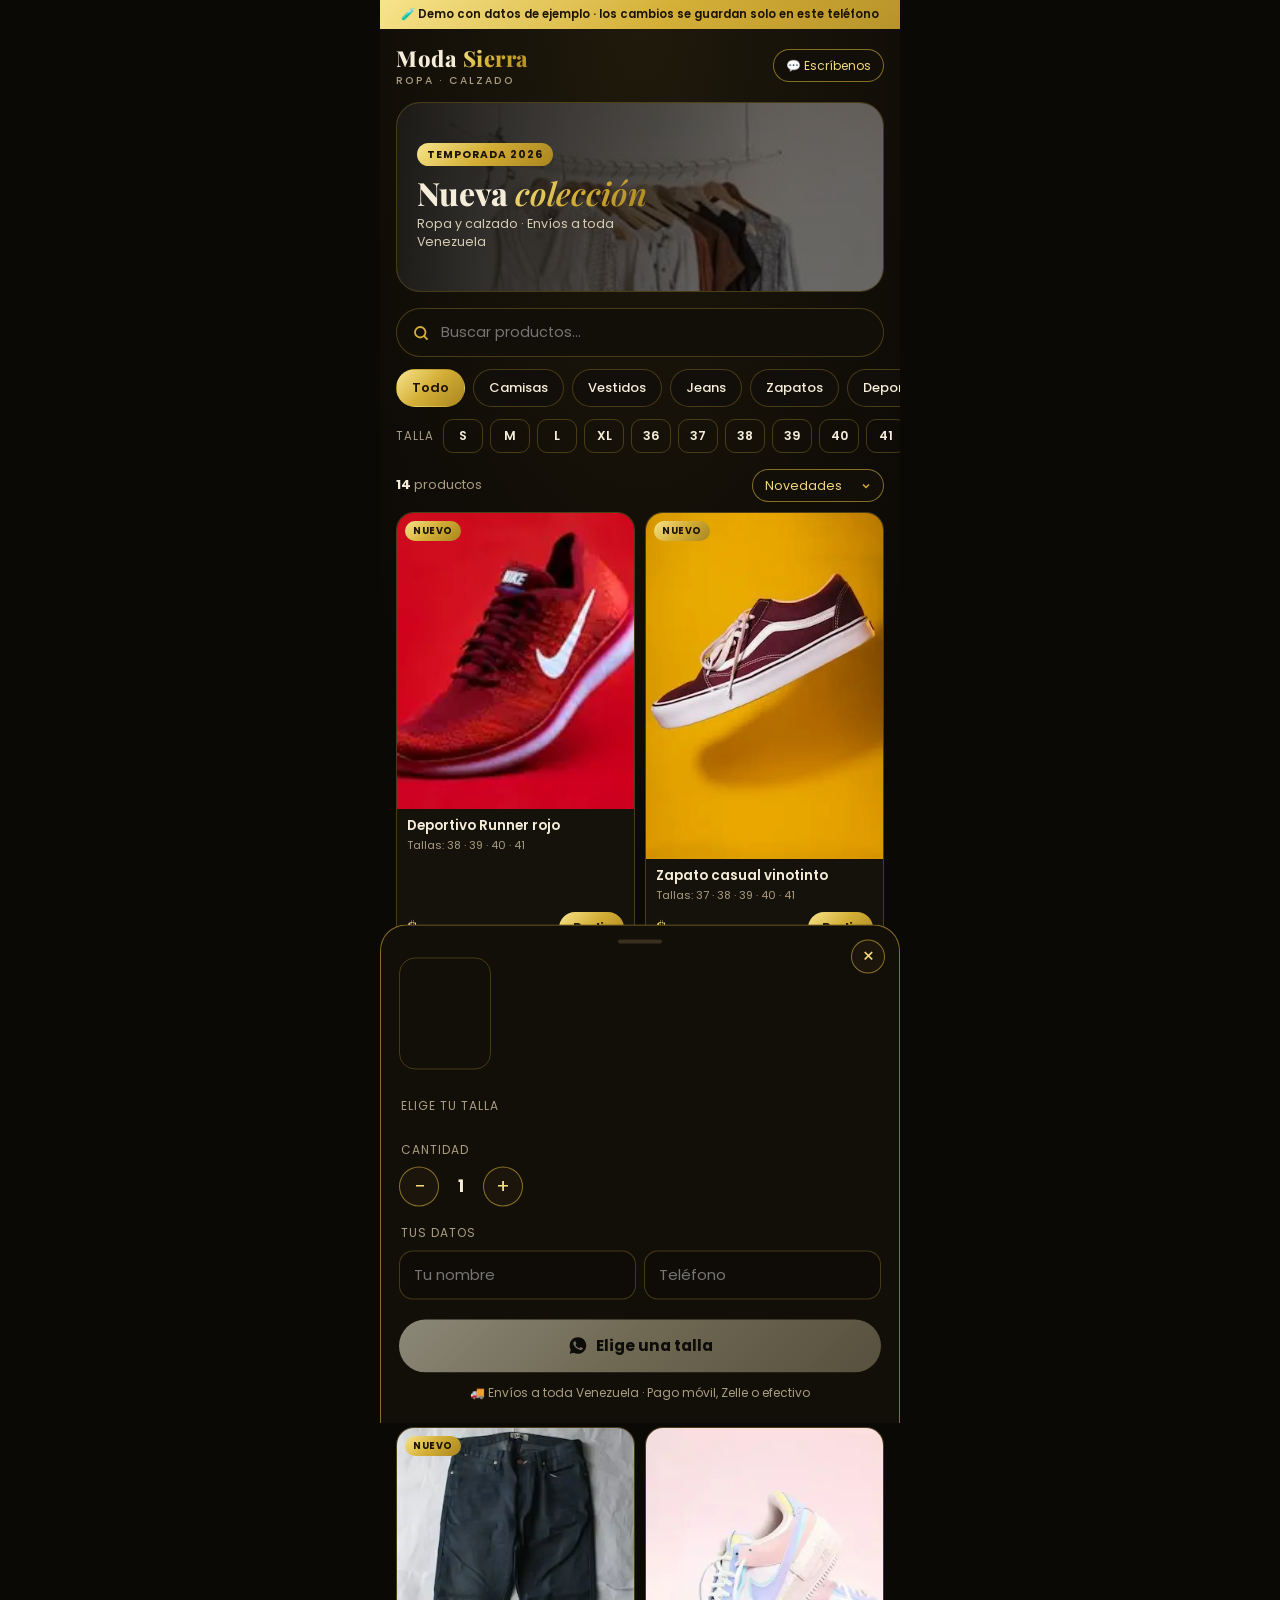
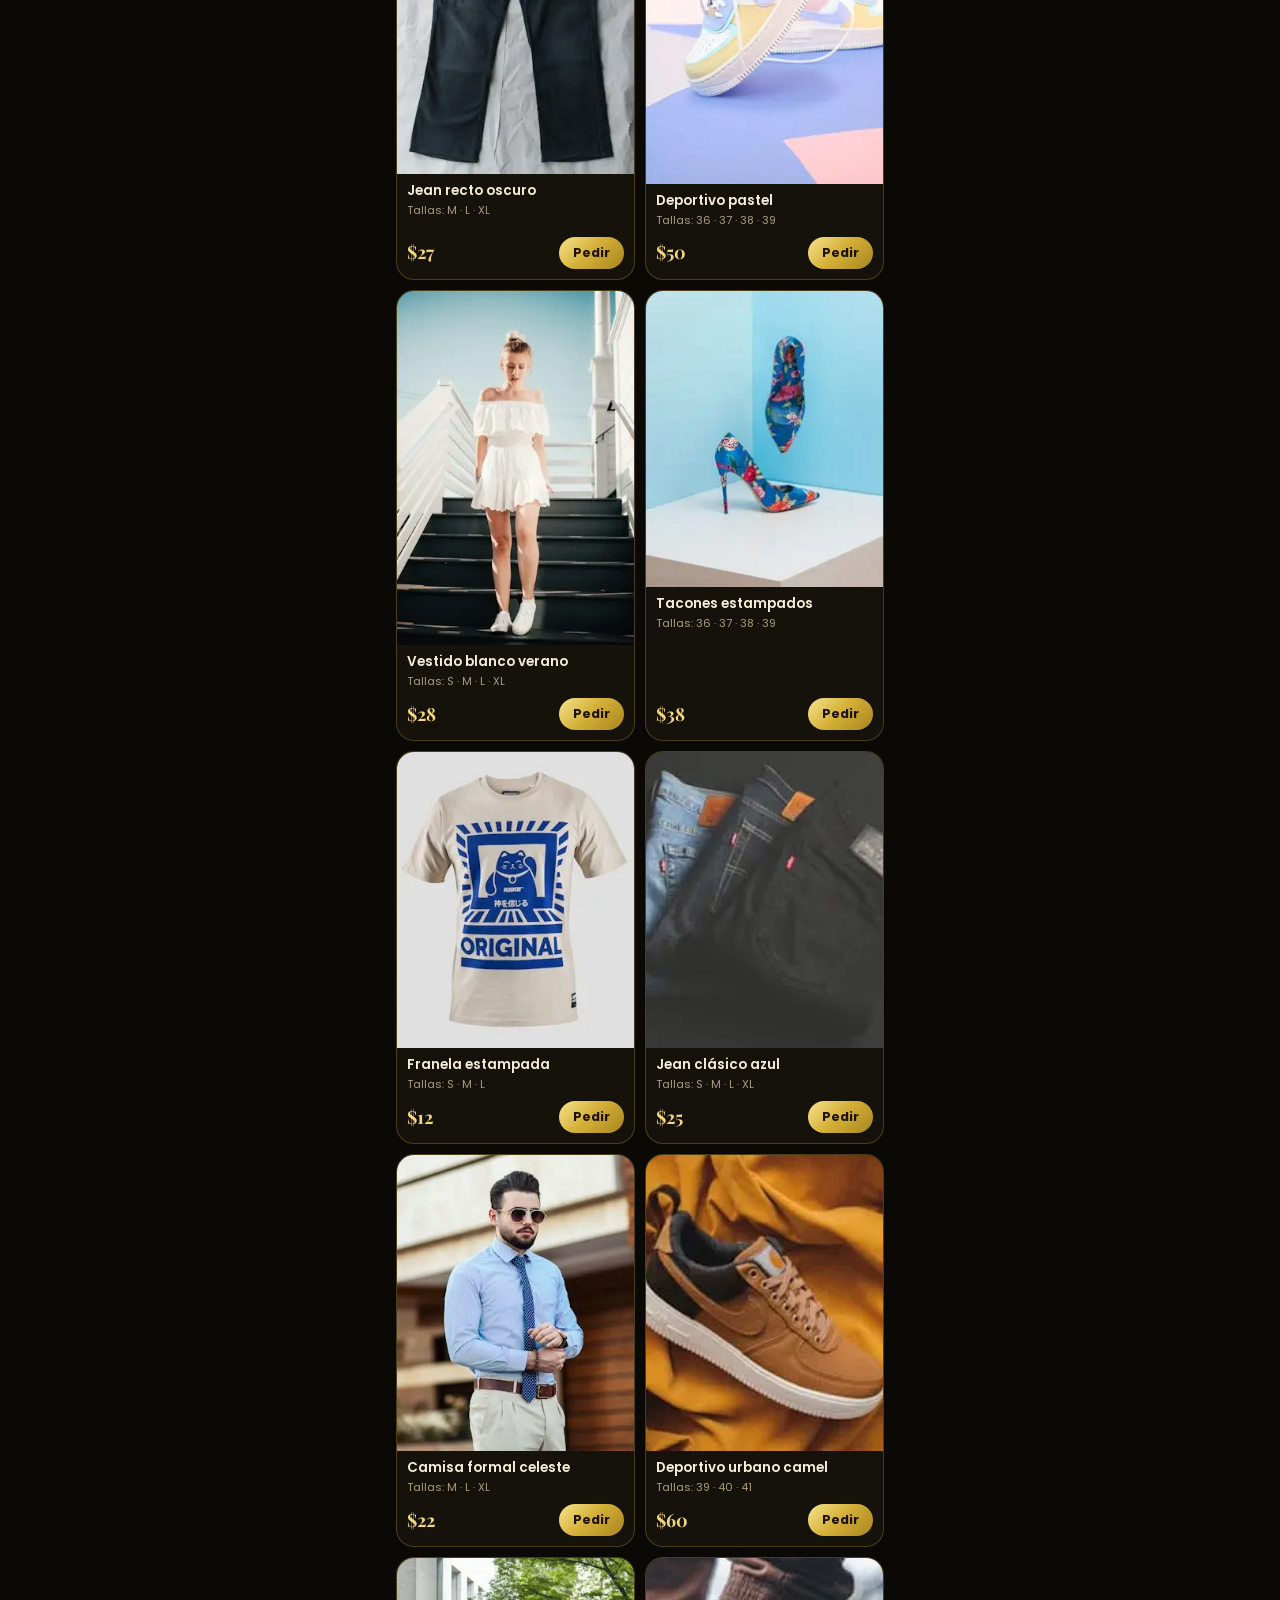
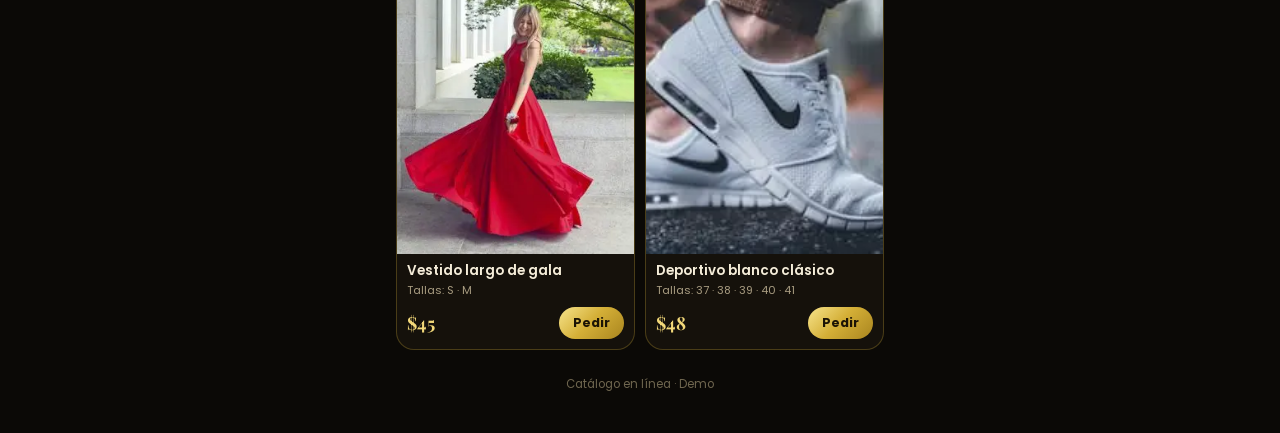
<file: demos/catalogo/index.html>
<!DOCTYPE html>
<html lang="es-VE">
<head>
<meta charset="UTF-8">
<meta name="viewport" content="width=device-width, initial-scale=1, viewport-fit=cover">
<title>Catálogo</title>
<meta name="description" content="Catálogo de ropa y calzado con filtros por categoría y talla. Envíos a toda Venezuela.">
<meta name="robots" content="noindex">
<meta name="theme-color" content="#0b0906">
<link rel="manifest" href="manifest.json">
<link rel="icon" href="icon.png">
<link rel="preconnect" href="https://fonts.googleapis.com">
<link rel="preconnect" href="https://fonts.gstatic.com" crossorigin>
<link href="https://fonts.googleapis.com/css2?family=Playfair+Display:ital,wght@0,600;0,700;0,800;1,600&family=Poppins:wght@300;400;500;600;700&display=swap" rel="stylesheet">
<script src="config.js"></script>
<script src="app.js"></script>
<script src="nucleo.js"></script>
<style>
:root{--bg:#0b0906;--card:#15110b;--line:rgba(212,175,55,.28);--line2:rgba(212,175,55,.6);--gold:#d4af37;--gold2:#f3d97a;--goldg:linear-gradient(135deg,#f7e48c 0%,#d4af37 48%,#a9851f 100%);--txt:#f5edd9;--mut:#a99d82}
*{box-sizing:border-box;margin:0;padding:0;-webkit-tap-highlight-color:transparent}
html,body{background:var(--bg)}
body{color:var(--txt);font-family:'Poppins',system-ui,sans-serif;font-size:15px;line-height:1.45;max-width:520px;margin:0 auto;min-height:100vh;padding-bottom:40px;
  background:radial-gradient(120% 40% at 50% 0%,rgba(212,175,55,.10),transparent 60%),var(--bg)}
.serif{font-family:'Playfair Display',Georgia,serif}
.gold{background:var(--goldg);-webkit-background-clip:text;background-clip:text;color:transparent}
button,input,select{font-family:inherit}
button{cursor:pointer}
img{display:block}
.topbar{display:flex;justify-content:space-between;align-items:center;padding:14px 16px 10px}
.logo{font-family:'Playfair Display',serif;font-size:22px;font-weight:800;letter-spacing:.5px}
.logo small{display:block;font-family:'Poppins';font-size:10.5px;font-weight:500;letter-spacing:2px;color:var(--mut);text-transform:uppercase;margin-top:-2px}
.wa-top{display:flex;align-items:center;gap:6px;border:1px solid var(--line2);border-radius:999px;padding:7px 12px;font-size:12px;color:var(--gold2);background:#120e08;text-decoration:none}
.hero{position:relative;margin:4px 16px 0;height:190px;border-radius:24px;overflow:hidden;border:1px solid var(--line)}
.hero img{width:100%;height:100%;object-fit:cover;filter:brightness(.55)}
.hero::after{content:"";position:absolute;inset:0;background:linear-gradient(90deg,rgba(11,9,6,.85) 0%,rgba(11,9,6,.2) 75%)}
.hero-in{position:absolute;inset:0;z-index:2;padding:20px;display:flex;flex-direction:column;justify-content:center}
.badge{display:inline-block;align-self:flex-start;font-size:10.5px;font-weight:700;letter-spacing:1px;text-transform:uppercase;padding:4px 10px;border-radius:999px;background:var(--goldg);color:#1b1305}
.hero h1{font-size:32px;line-height:1.05;margin-top:10px;font-weight:800}
.hero h1 em{font-style:italic;font-weight:600}
.hero p{font-size:12.5px;color:#d8ceb4;margin-top:6px;max-width:210px}
.search{margin:16px 16px 0;position:relative}
.search input{width:100%;background:#120e08;border:1px solid var(--line);border-radius:999px;padding:13px 16px 13px 44px;color:var(--txt);font-size:14.5px}
.search input::-webkit-search-cancel-button{-webkit-appearance:none;display:none}
.search input:focus{outline:none;border-color:var(--gold)}
.search svg{position:absolute;left:16px;top:50%;transform:translateY(-50%);width:18px;height:18px;color:var(--gold)}
.chips{display:flex;gap:8px;overflow-x:auto;padding:12px 16px 2px;scrollbar-width:none}
.chips::-webkit-scrollbar{display:none}
.chip{flex:0 0 auto;padding:8px 15px;border-radius:999px;border:1px solid var(--line);background:#120e09;color:var(--txt);font-size:13px;font-weight:500}
.chip.on{background:var(--goldg);color:#1b1305;border-color:transparent;font-weight:600}
.sizes{display:flex;gap:7px;overflow-x:auto;padding:10px 16px 2px;align-items:center;scrollbar-width:none}
.sizes::-webkit-scrollbar{display:none}
.sizes .lbl{font-size:11.5px;color:var(--mut);margin-right:2px;flex:0 0 auto;text-transform:uppercase;letter-spacing:1px}
.sz{flex:0 0 auto;min-width:40px;height:34px;padding:0 10px;border-radius:10px;border:1px solid var(--line);background:transparent;color:var(--txt);font-size:12.5px;font-weight:600}
.sz.on{border-color:var(--gold);background:rgba(212,175,55,.16);color:var(--gold2)}
.bar{display:flex;justify-content:space-between;align-items:center;padding:14px 16px 10px}
.bar .cnt{font-size:13px;color:var(--mut)}
.bar .cnt b{color:var(--txt)}
.bar select{background:#120e08;color:var(--gold2);border:1px solid var(--line2);border-radius:999px;padding:7px 30px 7px 12px;font-size:12.5px;appearance:none;-webkit-appearance:none;
  background-image:url("data:image/svg+xml,%3Csvg xmlns='http://www.w3.org/2000/svg' width='12' height='12' viewBox='0 0 24 24' fill='none' stroke='%23d4af37' stroke-width='3'%3E%3Cpath d='M6 9l6 6 6-6'/%3E%3C/svg%3E");background-repeat:no-repeat;background-position:right 11px center}
.grid{display:grid;grid-template-columns:1fr 1fr;gap:10px;padding:0 16px}
.p{border:1px solid var(--line);border-radius:18px;overflow:hidden;background:var(--card);display:flex;flex-direction:column}
.p .ph{position:relative;aspect-ratio:4/5;background:#1f180e}
.p .ph img{width:100%;height:100%;object-fit:cover}
.p .new{position:absolute;top:8px;left:8px;font-size:9.5px;font-weight:700;letter-spacing:.5px;text-transform:uppercase;padding:3px 8px;border-radius:999px;background:var(--goldg);color:#1b1305}
.p .b{padding:9px 10px 10px;display:flex;flex-direction:column;flex:1}
.p h3{font-size:13.5px;font-weight:600;line-height:1.25}
.p .s{font-size:11px;color:var(--mut);margin-top:3px}
.p .row{display:flex;justify-content:space-between;align-items:center;margin-top:auto;padding-top:8px}
.p .price{font-family:'Playfair Display',serif;font-size:18px;font-weight:700;color:var(--gold2)}
.p .ask{border:0;border-radius:999px;background:var(--goldg);color:#1b1305;font-size:12.5px;font-weight:700;padding:7px 14px}
.empty{grid-column:1/-1;text-align:center;color:var(--mut);padding:40px 10px;border:1px dashed var(--line);border-radius:18px}
.empty button{margin-top:12px;border:1px solid var(--line2);background:transparent;color:var(--gold2);border-radius:999px;padding:8px 16px}
.ov{position:fixed;inset:0;background:rgba(0,0,0,.65);z-index:50;opacity:0;pointer-events:none;transition:opacity .25s}
.ov.show{opacity:1;pointer-events:auto}
.sheet{position:fixed;left:50%;bottom:0;transform:translate(-50%,105%);width:100%;max-width:520px;max-height:90vh;overflow:auto;z-index:60;background:#120e08;border:1px solid var(--line2);border-bottom:0;border-radius:26px 26px 0 0;padding:10px 18px 22px;transition:transform .3s ease}
.sheet.show{transform:translate(-50%,0)}
.x{position:absolute;top:14px;right:14px;width:34px;height:34px;border-radius:50%;border:1px solid var(--line2);background:#1c150c;color:var(--gold2);font-size:20px;line-height:1}
.grab{width:44px;height:4px;border-radius:4px;background:#3a2f1c;margin:4px auto 14px}
.sh-top{display:flex;gap:14px;align-items:center}
.sh-top img{width:92px;height:112px;border-radius:16px;object-fit:cover;border:1px solid var(--line)}
.sh-top h2{font-size:21px;line-height:1.15}
.sh-top .price{font-family:'Playfair Display',serif;font-size:24px;color:var(--gold2);font-weight:700;margin-top:4px}
.sh-lbl{font-size:12px;color:var(--mut);margin:18px 2px 8px;text-transform:uppercase;letter-spacing:1px}
.pick{display:flex;flex-wrap:wrap;gap:8px}
.pick .sz{height:42px;min-width:52px;font-size:14px}
.pick .sz:disabled{opacity:.3;text-decoration:line-through;cursor:not-allowed}
.qty{display:flex;align-items:center;gap:12px}
.qty button{width:40px;height:40px;border-radius:50%;border:1px solid var(--line2);background:#1c150c;color:var(--gold2);font-size:20px}
.qty b{font-size:17px;min-width:20px;text-align:center}
.btn{width:100%;border:0;border-radius:999px;background:var(--goldg);color:#1b1305;padding:15px;font-size:15.5px;font-weight:700;display:flex;gap:8px;align-items:center;justify-content:center;margin-top:20px}
.btn:disabled{filter:grayscale(.7) brightness(.6)}
.btn svg{width:20px;height:20px}
.ship{display:flex;gap:8px;justify-content:center;font-size:12px;color:var(--mut);margin-top:12px}
.foot{text-align:center;color:#6f664f;font-size:11.5px;margin:26px 0 0}
.logo{display:flex;align-items:center;gap:9px}.logo img{width:38px;height:38px;border-radius:11px;object-fit:cover;border:1px solid var(--line2)}
.gal{display:flex;gap:6px;margin-top:10px;overflow-x:auto}.gal img{width:52px;height:62px;border-radius:10px;object-fit:cover;border:1px solid var(--line);flex:0 0 auto;cursor:pointer}.gal img.on{border-color:var(--gold)}
.fld{margin-top:10px}.fld input{width:100%;background:#0f0c08;border:1px solid var(--line);border-radius:14px;padding:12px 14px;color:var(--txt);font-size:15px}.fld input:focus{outline:none;border-color:var(--gold)}
.two{display:grid;grid-template-columns:1fr 1fr;gap:8px}
.sz small{display:block;font-size:9px;font-weight:500;color:var(--mut);margin-top:-2px}
.skel{aspect-ratio:4/5;border-radius:18px;background:linear-gradient(90deg,#15110b,#1f180e,#15110b);background-size:200% 100%;animation:sk 1.2s infinite}
@keyframes sk{to{background-position:-200% 0}}
.foot a{color:#8d8165}
.okm{display:none;text-align:center;color:#7fd39b;font-size:13px;margin-top:10px}
</style>
</head>
<body>
<header class="topbar">
  <div class="logo" id="logo"></div>
  <a class="wa-top" id="waTop" target="_blank" rel="noopener">💬 Escríbenos</a>
</header>

<section class="hero">
  <img id="heroImg" alt="">
  <div class="hero-in">
    <span class="badge" id="heroBadge"></span>
    <h1 class="serif" id="heroT">Nueva <em class="gold">colección</em></h1>
    <p id="heroSub"></p>
  </div>
</section>

<div class="search">
  <svg viewBox="0 0 24 24" fill="none" stroke="currentColor" stroke-width="2.4" stroke-linecap="round"><circle cx="11" cy="11" r="7"/><path d="M20 20l-3.5-3.5"/></svg>
  <input id="q" type="search" placeholder="Buscar productos…" autocomplete="off">
</div>
<nav class="chips" id="cats"></nav>
<div class="sizes" id="sizes"></div>
<div class="bar"><span class="cnt" id="cnt"></span>
  <select id="sort" aria-label="Ordenar">
    <option value="new">Novedades</option>
    <option value="asc">Precio menor</option>
    <option value="desc">Precio mayor</option>
  </select>
</div>
<main class="grid" id="grid"><div class="skel"></div><div class="skel"></div></main>
<p class="foot">Catálogo en línea · Demo</p>

<div class="ov" id="ov"></div>
<section class="sheet" id="sheet" role="dialog" aria-modal="true">
  <div class="grab"></div>
  <button class="x" id="shClose" aria-label="Cerrar">×</button>
  <div class="sh-top"><img id="shImg" alt="" src="[data-uri]"><div><h2 class="serif" id="shName"></h2><div class="price" id="shPrice"></div><p id="shDesc" style="font-size:12.5px;color:var(--mut);margin-top:4px"></p></div></div>
  <div class="gal" id="shGal"></div>
  <div class="sh-lbl">Elige tu talla</div>
  <div class="pick" id="shSizes"></div>
  <div class="sh-lbl">Cantidad</div>
  <div class="qty"><button id="qm" aria-label="Menos">−</button><b id="qv">1</b><button id="qp" aria-label="Más">+</button></div>
  <div class="sh-lbl">Tus datos</div>
  <div class="two"><div class="fld" style="margin:0"><input id="cN" autocomplete="name" placeholder="Tu nombre" maxlength="80"></div><div class="fld" style="margin:0"><input id="cT" type="tel" inputmode="tel" autocomplete="tel" placeholder="Teléfono" maxlength="30"></div></div>
  <button class="btn" id="order" disabled><svg viewBox="0 0 24 24" fill="currentColor"><path d="M12 2a10 10 0 0 0-8.6 15.1L2 22l5-1.3A10 10 0 1 0 12 2Zm5.3 14.1c-.2.6-1.3 1.2-1.8 1.2-.5.1-1 .2-3.3-.7-2.8-1.1-4.5-4-4.7-4.2-.1-.2-1.1-1.5-1.1-2.8s.7-2 1-2.3c.2-.3.5-.3.7-.3h.5c.2 0 .4 0 .6.5l.8 2c.1.2.1.4 0 .5l-.4.6-.3.4c-.1.1-.3.3-.1.6.2.3.8 1.3 1.7 2.1 1.1 1 2.1 1.3 2.4 1.5.3.1.5.1.6-.1l.9-1c.2-.3.4-.2.6-.1l1.9.9c.3.1.5.2.5.3.1.2.1.6-.1 1.2Z"/></svg><span id="orderTxt">Elige una talla</span></button>
  <p class="okm" id="okm"></p>
  <p class="ship" id="ship"></p>
</section>

<script>
(async function(){
  const N = Nucleo, $ = N.$, esc = N.esc;
  N.bannerDemo();
  let db, S = {}, CATS = [], SETS = [], products = [];
  const money = n => N.money0(n, S.moneda || "$");
  const st = { cat: "todo", size: null, q: "", sort: "new", pick: null, psize: null, qty: 1, foto: 0 };
  try { db = await N.listo(); }
  catch(e) { if (e.code === "NO_CONFIG") return N.pantallaSinConexion("#"); throw e; }

  async function cargar(){
    const [a, t, c, p] = await Promise.all([
      db.select("cat_ajustes", { eq: { id: 1 } }),
      db.select("cat_tallas", { order: [["orden"], ["nombre"]] }),
      db.select("cat_categorias", { order: [["orden"], ["nombre"]] }),
      db.select("cat_productos", { eq: { activo: true }, order: [["orden"], ["nombre"]] })
    ]);
    S = (a[0] && a[0].datos) || {}; SETS = t; CATS = c;
    products = p.map(x => ({ ...x, precio: Number(x.precio), tallas: Array.isArray(x.tallas) ? x.tallas : [], fotos: Array.isArray(x.fotos) ? x.fotos : [] }));
    CATS = CATS.filter(c => products.some(p => p.categoria_id === c.id));
    if (st.cat !== "todo" && !CATS.some(c => c.id === st.cat)) st.cat = "todo";
  }
  try { await cargar(); }
  catch(e) { $("#grid").innerHTML = `<div class="empty">${esc(e.message)}</div>`; return; }

  const disp = t => t.stock == null || Number(t.stock) > 0;
  const tallasDe = p => p.tallas.filter(disp).map(t => t.t);
  const setDe = catId => { const c = CATS.find(x => x.id === catId); const s = c && SETS.find(x => x.id === c.tallas_id); return s ? s.tallas : null; };
  const uniq = a => a.filter((x, i) => a.indexOf(x) === i);

  function cabecera(){
    const nom = S.nombre || "Catálogo";
    $("#logo").innerHTML = (S.logo ? `<img src="${esc(N.img(S.logo))}" alt="">` : "") + `<div>${esc(nom).replace(/^(\S+)\s?(.*)$/, '$1 <span class="gold">$2</span>')}<small>${esc(S.subtitulo || "Ropa · Calzado")}</small></div>`;
    $("#heroImg").src = N.img(S.banner) || "[data-uri]";
    $("#heroSub").textContent = S.lema || "";
    $("#heroBadge").textContent = S.insignia || "Nuevo"; $("#heroBadge").style.display = S.insignia === "" ? "none" : "";
    $("#ship").textContent = S.envios || "";
    const w = N.waNum(S.whatsapp);
    $("#waTop").style.display = w ? "" : "none";
    $("#waTop").href = `https://wa.me/${w}?text=${encodeURIComponent("¡Hola " + nom + "! Quiero información sobre el catálogo 👗👟")}`;
    document.title = nom + " · Catálogo";
  }

  const catBox = $("#cats");
  function renderCats(){
    catBox.innerHTML = "";
    [{ id: "todo", nombre: "Todo" }].concat(CATS).forEach(c => {
      const b = document.createElement("button"); b.className = "chip"; b.textContent = c.nombre; b.dataset.id = c.id;
      b.onclick = () => { if (st.cat !== c.id) st.size = null; st.cat = c.id; render(); };
      catBox.appendChild(b);
    });
  }
  function sizeList(){
    if (st.cat === "todo") return uniq(SETS.reduce((a, s) => a.concat(s.tallas), []).concat(...products.map(tallasDe)));
    return uniq((setDe(st.cat) || []).concat(...products.filter(p => p.categoria_id === st.cat).map(tallasDe)));
  }
  function renderSizes(){
    const box = $("#sizes"), L = sizeList();
    box.style.display = L.length ? "" : "none";
    box.innerHTML = `<span class="lbl">Talla</span>` + L.map(s => `<button class="sz ${st.size === s ? "on" : ""}" data-s="${esc(s)}">${esc(s)}</button>`).join("");
    box.querySelectorAll(".sz").forEach(b => b.onclick = () => { st.size = st.size === b.dataset.s ? null : b.dataset.s; render(); });
  }
  const norm = s => String(s || "").toLowerCase().normalize("NFD").replace(/[\u0300-\u036f]/g, "");
  const catNom = id => (CATS.find(c => c.id === id) || {}).nombre || "";
  function filtered(){
    let list = products.filter(p =>
      (st.cat === "todo" || p.categoria_id === st.cat) &&
      (!st.size || tallasDe(p).includes(st.size)) &&
      (!st.q || norm(p.nombre + " " + catNom(p.categoria_id) + " " + (p.descripcion || "")).includes(norm(st.q))));
    if (st.sort === "asc") list.sort((a,b) => a.precio - b.precio);
    else if (st.sort === "desc") list.sort((a,b) => b.precio - a.precio);
    else list.sort((a,b) => (b.nuevo - a.nuevo) || String(b.creado || "").localeCompare(String(a.creado || "")));
    return list;
  }
  function render(){
    catBox.querySelectorAll(".chip").forEach(b => b.classList.toggle("on", b.dataset.id === st.cat));
    renderSizes();
    const list = filtered(), g = $("#grid");
    $("#cnt").innerHTML = `<b>${list.length}</b> producto${list.length === 1 ? "" : "s"}`;
    if (!products.length) { g.innerHTML = `<div class="empty">Estamos preparando el catálogo. ¡Vuelve pronto!</div>`; return; }
    if (!list.length) { g.innerHTML = `<div class="empty">No encontramos productos con esos filtros.<br><button id="clr">Limpiar filtros</button></div>`;
      $("#clr").onclick = () => { st.cat = "todo"; st.size = null; st.q = ""; $("#q").value = ""; render(); }; return; }
    g.innerHTML = list.map(p => { const ts = tallasDe(p); return `<article class="p">
      <div class="ph">${p.fotos[0] ? `<img src="${esc(N.img(p.fotos[0]))}" alt="${esc(p.nombre)}" loading="lazy">` : ""}${p.nuevo ? `<span class="new">Nuevo</span>` : ""}</div>
      <div class="b"><h3>${esc(p.nombre)}</h3><div class="s">${ts.length ? "Tallas: " + ts.map(esc).join(" · ") : "Agotado"}</div>
      <div class="row"><span class="price">${money(p.precio)}</span><button class="ask" data-id="${p.id}" ${ts.length ? "" : "disabled style=\"opacity:.5\""}>Pedir</button></div></div></article>`; }).join("");
    g.querySelectorAll(".ask").forEach(b => b.onclick = () => open(products.find(p => p.id === b.dataset.id)));
  }
  $("#q").addEventListener("input", e => { st.q = e.target.value.trim(); render(); });
  $("#sort").addEventListener("change", e => { st.sort = e.target.value; render(); });

  // Hoja de pedido
  function open(p){
    st.pick = p; st.psize = st.size && tallasDe(p).includes(st.size) ? st.size : null; st.qty = 1; st.foto = 0;
    $("#shName").textContent = p.nombre; $("#shPrice").textContent = money(p.precio); $("#shDesc").textContent = p.descripcion || "";
    const todas = uniq((setDe(p.categoria_id) || []).concat(p.tallas.map(x => x.t)));
    $("#shSizes").innerHTML = todas.map(s => { const t = p.tallas.find(x => x.t === s); const ok = t && disp(t); const pocas = t && t.stock != null && t.stock > 0 && t.stock <= 2;
      return `<button class="sz" data-s="${esc(s)}" ${ok ? "" : "disabled"}>${esc(s)}${pocas ? `<small>quedan ${t.stock}</small>` : ""}</button>`; }).join("");
    $("#shSizes").querySelectorAll(".sz:not([disabled])").forEach(b => b.onclick = () => { st.psize = b.dataset.s; sheet(); });
    $("#okm").style.display = "none";
    try { const c = JSON.parse(localStorage.getItem("cat_cliente") || "{}"); if (c.n && !$("#cN").value) $("#cN").value = c.n; if (c.t && !$("#cT").value) $("#cT").value = c.t; } catch(e) {}
    fotos(); sheet(); $("#ov").classList.add("show"); $("#sheet").classList.add("show");
  }
  function fotos(){
    const p = st.pick, f = p.fotos;
    $("#shImg").src = f[st.foto] ? N.img(f[st.foto]) : "[data-uri]";
    $("#shGal").innerHTML = f.length > 1 ? f.map((u, i) => `<img src="${esc(N.img(u))}" class="${i === st.foto ? "on" : ""}" data-i="${i}" alt="">`).join("") : "";
    $("#shGal").querySelectorAll("img").forEach(im => im.onclick = () => { st.foto = +im.dataset.i; fotos(); });
  }
  const okDatos = () => $("#cN").value.trim().length >= 2;
  function sheet(){
    $("#shSizes").querySelectorAll(".sz").forEach(b => b.classList.toggle("on", b.dataset.s === st.psize));
    $("#qv").textContent = st.qty;
    $("#order").disabled = !st.psize || !okDatos();
    $("#orderTxt").textContent = !st.psize ? "Elige una talla" : !okDatos() ? "Escribe tu nombre" : `Pedir por WhatsApp · ${money(st.pick.precio * st.qty)}`;
  }
  $("#cN").addEventListener("input", sheet);
  const close = () => { $("#ov").classList.remove("show"); $("#sheet").classList.remove("show"); };
  $("#ov").onclick = close; $("#shClose").onclick = close;
  $("#qm").onclick = () => { st.qty = Math.max(1, st.qty - 1); sheet(); };
  $("#qp").onclick = () => { st.qty = Math.min(20, st.qty + 1); sheet(); };
  $("#order").onclick = async () => {
    if (!st.psize || !okDatos()) return; const p = st.pick, cod = N.codigo("C");
    const cli = $("#cN").value.trim().slice(0, 80), tel = $("#cT").value.trim().slice(0, 30);
    localStorage.setItem("cat_cliente", JSON.stringify({ n: cli, t: tel }));
    let msg = `🛍️ *Pedido ${cod} · ${S.nombre || ""}*\n\n`;
    msg += `👗 Producto: *${p.nombre}*\n📏 Talla: *${st.psize}*\n🔢 Cantidad: ${st.qty}\n💲 Precio: ${money(p.precio)} c/u\n\n`;
    msg += `💰 *Total: ${money(p.precio * st.qty)}*\n👤 ${cli}${tel ? " · " + tel : ""}\n\n¿Está disponible? Quiero coordinar el pago y el envío 🚚\n\n_Enviado desde el catálogo en línea_`;
    if (N.waNum(S.whatsapp)) window.open(`https://wa.me/${N.waNum(S.whatsapp)}?text=${encodeURIComponent(msg)}`, "_blank");
    const b = $("#order"); b.disabled = true;
    try {
      await db.insert("cat_pedidos", { id: N.uid(), codigo: cod, cliente: cli, telefono: tel, items: [{ id: p.id, nombre: p.nombre, precio: p.precio, talla: st.psize, cant: st.qty }], total: p.precio * st.qty, estado: "nuevo" });
      $("#okm").textContent = "✓ Pedido " + cod + " registrado. Te responderemos por WhatsApp."; $("#okm").style.display = "block";
      N.toast("✓ Pedido " + cod + " enviado");
      setTimeout(close, 1800);
    } catch(e) { N.toast("⚠️ " + e.message, 5000); }
    finally { b.disabled = false; sheet(); }
  };

  cabecera(); renderCats(); render();
  const recargar = async () => { try { await cargar(); cabecera(); renderCats(); render(); } catch(e) {} };
  document.addEventListener("visibilitychange", () => { if (!document.hidden) recargar(); });
  if (db.modo === "demo") ["cat_productos","cat_categorias","cat_ajustes","cat_tallas"].forEach(t => db.subscribe(t, recargar));
})();
</script>

<script>if ("serviceWorker" in navigator) addEventListener("load", () => navigator.serviceWorker.register("sw.js").catch(() => {}));</script>
</body>
</html>
</file>
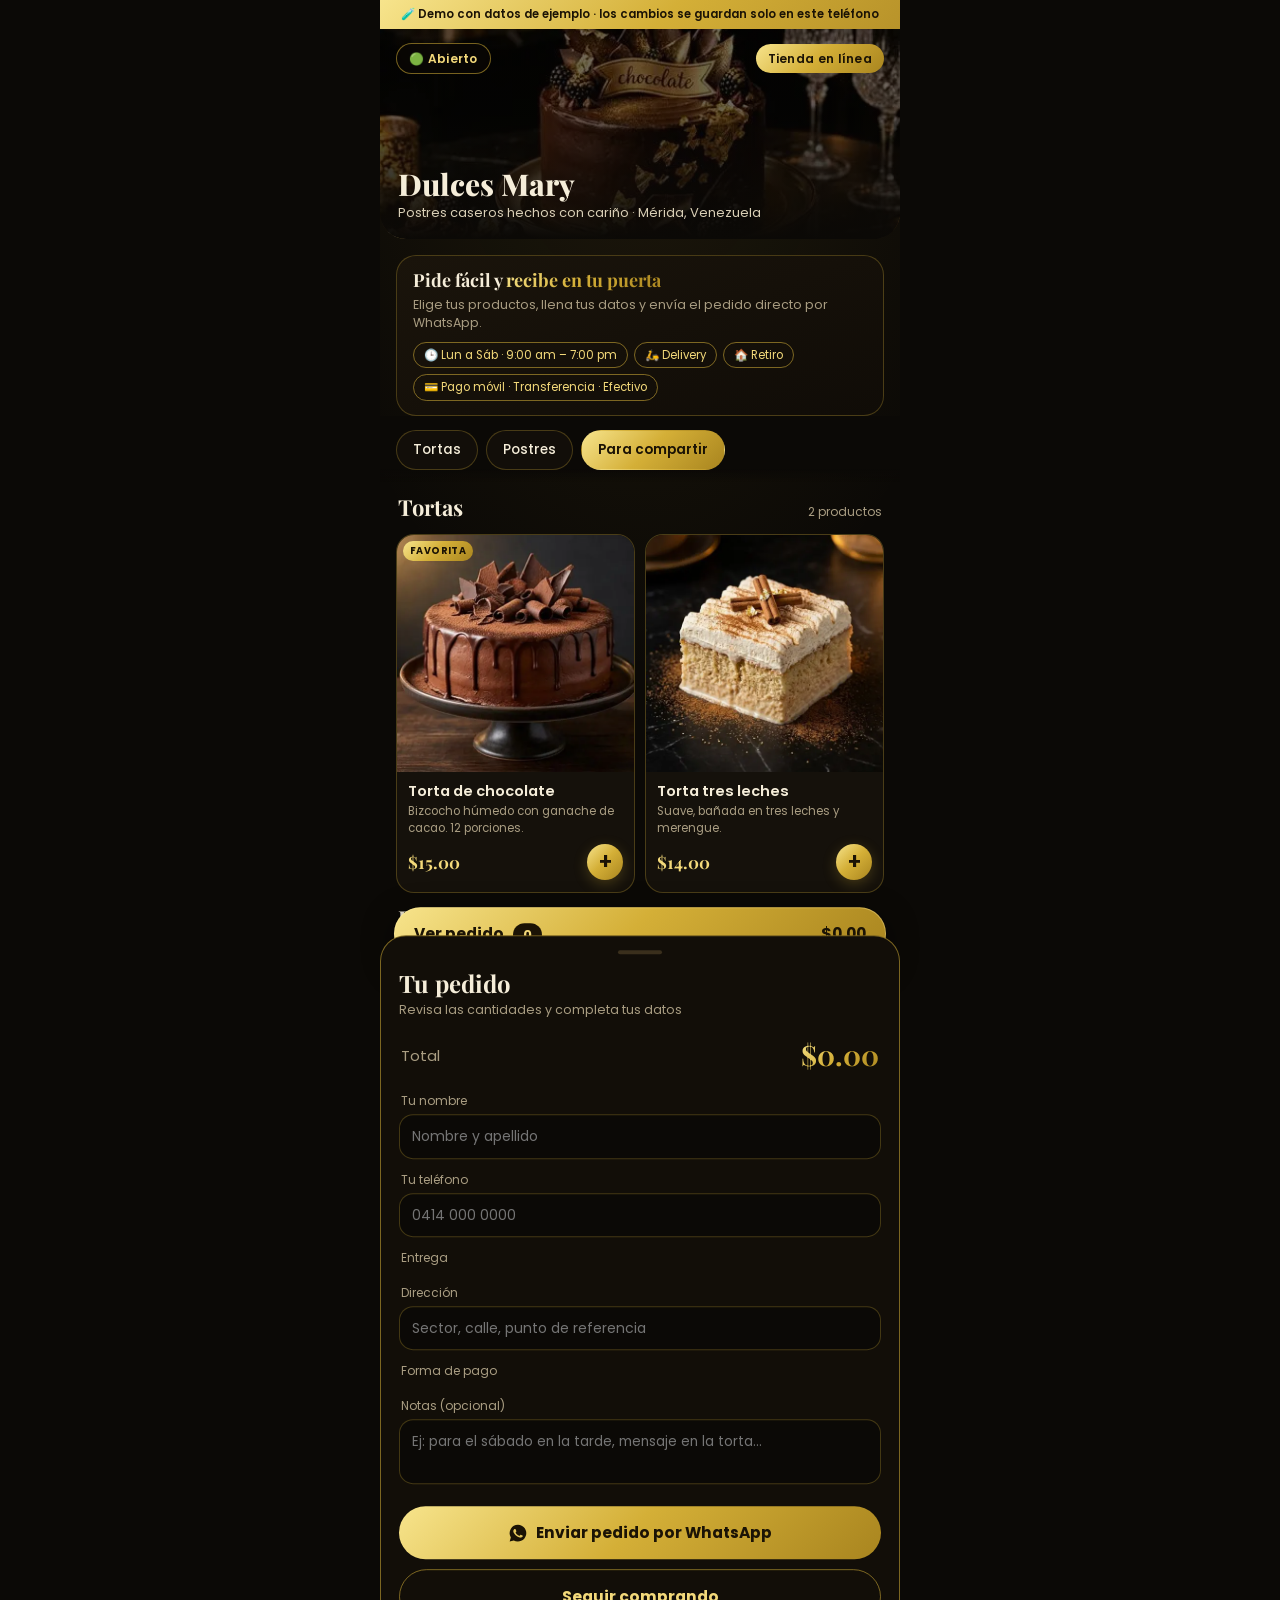
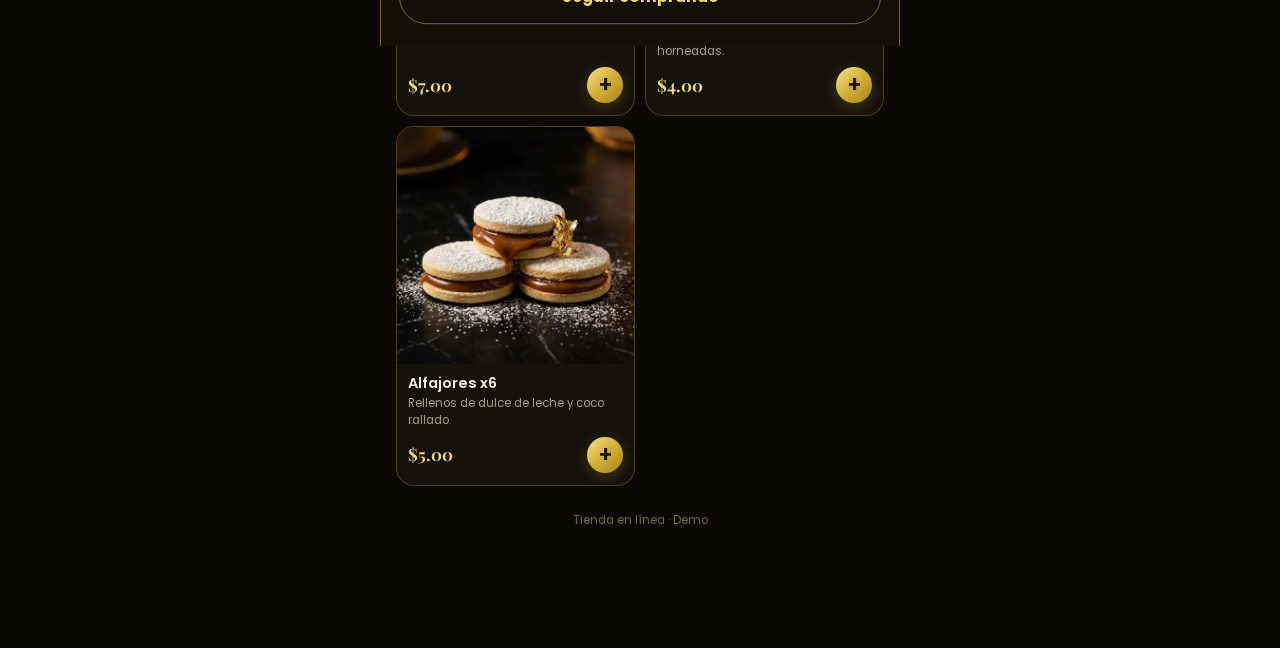
<file: demos/tienda/index.html>
<!DOCTYPE html>
<html lang="es-VE">
<head>
<meta charset="UTF-8">
<meta name="viewport" content="width=device-width, initial-scale=1, viewport-fit=cover">
<title>Tienda</title>
<meta name="description" content="Tienda en línea: elige tus productos y envía tu pedido por WhatsApp.">
<meta name="robots" content="noindex">
<meta name="theme-color" content="#0b0906">
<link rel="manifest" href="manifest.json">
<link rel="icon" href="icon.png">
<link rel="preconnect" href="https://fonts.googleapis.com">
<link rel="preconnect" href="https://fonts.gstatic.com" crossorigin>
<link href="https://fonts.googleapis.com/css2?family=Playfair+Display:wght@600;700;800&family=Poppins:wght@300;400;500;600;700&display=swap" rel="stylesheet">
<script src="config.js"></script>
<script src="app.js"></script>
<script src="nucleo.js"></script>
<style>
:root{--bg:#0b0906;--card:#15110b;--line:rgba(212,175,55,.28);--line2:rgba(212,175,55,.55);--gold:#d4af37;--gold2:#f3d97a;--goldg:linear-gradient(135deg,#f7e48c 0%,#d4af37 48%,#a9851f 100%);--txt:#f5edd9;--mut:#a99d82}
*{box-sizing:border-box;margin:0;padding:0;-webkit-tap-highlight-color:transparent}
html,body{background:var(--bg)}
body{color:var(--txt);font-family:'Poppins',system-ui,sans-serif;font-size:15px;line-height:1.45;max-width:520px;margin:0 auto;min-height:100vh;padding-bottom:110px;
  background:radial-gradient(120% 50% at 50% 0%,rgba(212,175,55,.10),transparent 60%),var(--bg)}
.serif{font-family:'Playfair Display',Georgia,serif}
.gold{background:var(--goldg);-webkit-background-clip:text;background-clip:text;color:transparent}
button{font-family:inherit;cursor:pointer}
img{display:block}
.hero{position:relative;height:210px;overflow:hidden;border-radius:0 0 26px 26px}
.hero img{width:100%;height:100%;object-fit:cover;filter:brightness(.55) saturate(1.05)}
.hero::after{content:"";position:absolute;inset:0;background:linear-gradient(180deg,rgba(11,9,6,.2) 0%,rgba(11,9,6,.25) 40%,var(--bg) 100%)}
.hero-in{position:absolute;inset:auto 18px 16px 18px;z-index:2}
.top{position:absolute;top:14px;left:16px;right:16px;display:flex;justify-content:space-between;align-items:center;z-index:3}
.pill{display:inline-flex;align-items:center;gap:6px;padding:6px 12px;border-radius:999px;font-size:12px;font-weight:600;letter-spacing:.3px}
.pill.dark{background:rgba(11,9,6,.65);border:1px solid var(--line2);color:var(--gold2);backdrop-filter:blur(6px)}
.pill.goldp{background:var(--goldg);color:#1b1305}
.hero h1{font-size:30px;line-height:1.08;font-weight:800}
.hero p{color:#d9cfb6;font-size:13px;margin-top:4px}
.qr-card{margin:16px 16px 0;display:flex;gap:14px;align-items:center;padding:14px;border:1px solid var(--line);border-radius:20px;background:linear-gradient(160deg,#1a140b,#100c07)}
.qr-box{flex:0 0 auto;background:#fff;padding:7px;border-radius:12px;border:2px solid var(--gold);width:96px;height:96px;display:flex;align-items:center;justify-content:center}
.qr-box img,.qr-box canvas{width:78px!important;height:78px!important}
.qr-card h2{font-size:18px;line-height:1.2}
.qr-card p{font-size:12.5px;color:var(--mut);margin-top:4px}
.qr-card .hrs{margin-top:8px;font-size:11.5px;color:var(--gold2)}
.tabs{position:sticky;top:0;z-index:20;display:flex;gap:8px;overflow-x:auto;padding:14px 16px 12px;background:linear-gradient(180deg,var(--bg) 80%,rgba(11,9,6,0));scrollbar-width:none}
.tabs::-webkit-scrollbar{display:none}
.tab{flex:0 0 auto;padding:9px 16px;border-radius:999px;border:1px solid var(--line);background:#120e09;color:var(--txt);font-size:13.5px;font-weight:500}
.tab.on{background:var(--goldg);color:#1b1305;border-color:transparent;font-weight:600}
.sec{padding:4px 16px 0}
.sec-h{display:flex;align-items:baseline;justify-content:space-between;margin:6px 2px 10px}
.sec-h h3{font-size:22px}
.sec-h span{font-size:12px;color:var(--mut)}
.item{display:flex;gap:12px;padding:10px;border:1px solid var(--line);border-radius:18px;background:var(--card);margin-bottom:10px;align-items:center}
.item .ph{position:relative;flex:0 0 86px;height:86px;border-radius:14px;overflow:hidden;background:#221a10}
.item .ph img{width:100%;height:100%;object-fit:cover}
.tag{position:absolute;top:6px;left:6px;font-size:9.5px;font-weight:700;letter-spacing:.4px;text-transform:uppercase;padding:3px 7px;border-radius:999px;background:var(--goldg);color:#1b1305}
.item .info{flex:1;min-width:0}
.item h4{font-size:15.5px;font-weight:600;line-height:1.25}
.item .d{font-size:12px;color:var(--mut);margin-top:2px;display:-webkit-box;-webkit-line-clamp:2;-webkit-box-orient:vertical;overflow:hidden}
.item .row{display:flex;align-items:center;justify-content:space-between;margin-top:8px}
.price{font-family:'Playfair Display',serif;font-size:18px;font-weight:700;color:var(--gold2)}
.add{width:36px;height:36px;border-radius:50%;border:0;background:var(--goldg);color:#1b1305;font-size:22px;font-weight:600;line-height:1;display:flex;align-items:center;justify-content:center;box-shadow:0 4px 14px rgba(212,175,55,.25)}
.step{display:flex;align-items:center;gap:8px;background:#0e0b07;border:1px solid var(--line2);border-radius:999px;padding:3px}
.step button{width:30px;height:30px;border-radius:50%;border:0;background:#241b0f;color:var(--gold2);font-size:18px;font-weight:600;line-height:1}
.step button.p{background:var(--goldg);color:#1b1305}
.step b{min-width:16px;text-align:center;font-size:14px}
.bar{position:fixed;left:50%;transform:translateX(-50%) translateY(140%);bottom:14px;width:calc(100% - 28px);max-width:492px;z-index:40;transition:transform .3s ease}
.bar.show{transform:translateX(-50%) translateY(0)}
.bar button{width:100%;border:0;border-radius:999px;background:var(--goldg);color:#1b1305;padding:15px 20px;font-size:15.5px;font-weight:700;display:flex;justify-content:space-between;align-items:center;box-shadow:0 10px 30px rgba(0,0,0,.6),0 0 0 1px rgba(255,235,160,.35) inset}
.bar .n{background:#1b1305;color:var(--gold2);border-radius:999px;padding:2px 10px;font-size:13px;margin-left:6px}
.ov{position:fixed;inset:0;background:rgba(0,0,0,.65);z-index:50;opacity:0;pointer-events:none;transition:opacity .25s}
.ov.show{opacity:1;pointer-events:auto}
.sheet{position:fixed;left:50%;bottom:0;transform:translate(-50%,105%);width:100%;max-width:520px;max-height:88vh;overflow:auto;z-index:60;background:#120e08;border:1px solid var(--line2);border-bottom:0;border-radius:26px 26px 0 0;padding:10px 18px 22px;transition:transform .3s ease}
.sheet.show{transform:translate(-50%,0)}
.grab{width:44px;height:4px;border-radius:4px;background:#3a2f1c;margin:4px auto 12px}
.sheet h2{font-size:24px}
.sheet .sub{font-size:12.5px;color:var(--mut);margin-bottom:12px}
.line{display:flex;align-items:center;gap:10px;padding:10px 0;border-bottom:1px dashed rgba(212,175,55,.18)}
.line img{width:48px;height:48px;border-radius:12px;object-fit:cover}
.line .nm{flex:1;min-width:0;font-size:14px;font-weight:500}
.line .nm small{display:block;color:var(--mut);font-weight:400;font-size:12px}
.line .lt{font-weight:600;color:var(--gold2);min-width:58px;text-align:right}
textarea{width:100%;margin-top:14px;background:#0b0906;border:1px solid var(--line);border-radius:14px;color:var(--txt);padding:12px;font:inherit;font-size:13.5px;resize:none}
textarea:focus{outline:none;border-color:var(--gold)}
.tot{display:flex;justify-content:space-between;align-items:center;margin:16px 2px}
.tot span{color:var(--mut)}
.tot b{font-family:'Playfair Display',serif;font-size:28px}
.btn{width:100%;border:0;border-radius:999px;background:var(--goldg);color:#1b1305;padding:15px;font-size:15.5px;font-weight:700;display:flex;gap:8px;align-items:center;justify-content:center}
.btn.ghost{background:transparent;color:var(--gold2);border:1px solid var(--line2);margin-top:10px}
.btn svg{width:20px;height:20px}
.empty{text-align:center;color:var(--mut);padding:30px 0}
.done{position:fixed;inset:0;z-index:80;background:radial-gradient(90% 60% at 50% 20%,rgba(212,175,55,.16),transparent 65%),var(--bg);display:none;flex-direction:column;align-items:center;justify-content:center;padding:28px;text-align:center}
.done.show{display:flex}
.check{width:92px;height:92px;border-radius:50%;background:var(--goldg);display:flex;align-items:center;justify-content:center;box-shadow:0 0 0 10px rgba(212,175,55,.12),0 0 0 22px rgba(212,175,55,.06);animation:pop .5s ease}
@keyframes pop{0%{transform:scale(.4);opacity:0}70%{transform:scale(1.08)}100%{transform:scale(1);opacity:1}}
.done h2{font-size:32px;margin-top:28px}
.done p{color:var(--mut);margin-top:6px;font-size:14px}
.ticket{margin:22px 0 18px;width:100%;max-width:360px;border:1px solid var(--line2);border-radius:20px;padding:16px 18px;background:#130f09;text-align:left}
.ticket .num{font-family:'Playfair Display',serif;font-size:26px;color:var(--gold2)}
.ticket .r{display:flex;justify-content:space-between;font-size:13px;padding:3px 0;color:#ddd2b8}
.ticket hr{border:0;border-top:1px dashed rgba(212,175,55,.3);margin:10px 0}
.foot{text-align:center;color:#6f664f;font-size:11.5px;margin:26px 0 10px}
.hero .lgo{width:46px;height:46px;border-radius:14px;object-fit:cover;border:1.5px solid var(--gold);margin-bottom:8px;background:#1b150c}
.closed{margin:12px 16px 0;padding:11px 14px;border-radius:16px;border:1px solid rgba(229,123,110,.5);background:#1d0f0c;color:#f0b3a9;font-size:13px;text-align:center}
.skel{margin:16px;height:96px;border-radius:18px;background:linear-gradient(90deg,#15110b,#1f180e,#15110b);background-size:200% 100%;animation:sk 1.2s infinite}
@keyframes sk{to{background-position:-200% 0}}
.stt{margin-top:12px;font-size:12.5px;color:var(--mut)}
.foot a{color:#8d8165}
.info-card{margin:16px 16px 0;padding:14px 16px;border:1px solid var(--line);border-radius:20px;background:linear-gradient(160deg,#1a140b,#100c07)}
.info-card h2{font-size:18px;line-height:1.2}.info-card p{font-size:12.5px;color:var(--mut);margin-top:4px}
.info-card .chips{display:flex;flex-wrap:wrap;gap:6px;margin-top:10px}
.info-card .chips span{font-size:11.5px;padding:4px 10px;border-radius:999px;border:1px solid var(--line2);color:var(--gold2)}
.grid{display:grid;grid-template-columns:1fr 1fr;gap:10px}
.card{border:1px solid var(--line);border-radius:18px;background:var(--card);overflow:hidden;display:flex;flex-direction:column}
.card .ph{position:relative;aspect-ratio:1/1;background:#221a10}.card .ph img{width:100%;height:100%;object-fit:cover}
.card .bd{padding:10px 11px 12px;display:flex;flex-direction:column;flex:1}
.card h4{font-size:14.5px;font-weight:600;line-height:1.25}
.card .d{font-size:11.5px;color:var(--mut);margin-top:3px;display:-webkit-box;-webkit-line-clamp:2;-webkit-box-orient:vertical;overflow:hidden;flex:1}
.card .row{display:flex;align-items:center;justify-content:space-between;margin-top:8px}
.card .price{font-size:17px}
.card .step button{width:27px;height:27px;font-size:16px}
.fl{display:block;font-size:12px;color:var(--mut);margin:12px 2px 5px}
.inp{width:100%;background:#0b0906;border:1px solid var(--line);border-radius:14px;color:var(--txt);padding:11px 12px;font:inherit;font-size:14px}
.inp:focus{outline:none;border-color:var(--gold)}
.seg{display:flex;gap:8px}.seg button{flex:1;padding:10px;border-radius:14px;border:1px solid var(--line);background:#120e09;color:var(--txt);font-size:13.5px;font-weight:500}
.seg button.on{background:var(--goldg);color:#1b1305;border-color:transparent;font-weight:600}
.pays{display:flex;flex-wrap:wrap;gap:8px}.pays button{padding:8px 14px;border-radius:999px;border:1px solid var(--line);background:#120e09;color:var(--txt);font-size:13px}
.pays button.on{background:var(--goldg);color:#1b1305;border-color:transparent;font-weight:600}
.sheet textarea{margin-top:0}
</style>
</head>
<body>

<header class="hero">
  <img id="heroImg" alt="">
  <div class="top">
    <span class="pill dark" id="openBadge">🟢 Abierto</span>
    <span class="pill goldp">Tienda en línea</span>
  </div>
  <div class="hero-in">
    <img class="lgo" id="bizLogo" alt="" style="display:none">
    <h1 class="serif" id="bizName"></h1>
    <p id="bizSub"></p>
  </div>
</header>

<section class="info-card">
  <h2 class="serif">Pide fácil y <span class="gold">recibe en tu puerta</span></h2>
  <p>Elige tus productos, llena tus datos y envía el pedido directo por WhatsApp.</p>
  <div class="chips" id="chips"></div>
</section>

<div id="closed" class="closed" style="display:none">🔒 En este momento estamos cerrados. Puedes ver la tienda, pero no recibimos pedidos.</div>
<nav class="tabs" id="tabs"></nav>
<main id="menu"><div class="skel"></div><div class="skel"></div><div class="skel"></div></main>
<p class="foot">Tienda en línea · Demo</p>

<div class="bar" id="bar"><button id="openCart"><span>Ver pedido <span class="n" id="barN">0</span></span><span id="barT">$0.00</span></button></div>

<div class="ov" id="ov"></div>
<section class="sheet" id="sheet" role="dialog" aria-modal="true">
  <div class="grab"></div>
  <h2 class="serif">Tu pedido</h2>
  <p class="sub">Revisa las cantidades y completa tus datos</p>
  <div id="lines"></div>
  <div class="tot"><span>Total</span><b class="gold" id="total">$0.00</b></div>
  <label class="fl" for="cNom">Tu nombre</label><input class="inp" id="cNom" maxlength="80" autocomplete="name" placeholder="Nombre y apellido">
  <label class="fl" for="cTel">Tu teléfono</label><input class="inp" id="cTel" maxlength="30" inputmode="tel" autocomplete="tel" placeholder="0414 000 0000">
  <label class="fl">Entrega</label><div class="seg" id="segEnt"></div>
  <div id="dirBox"><label class="fl" for="cDir">Dirección</label><input class="inp" id="cDir" maxlength="200" autocomplete="street-address" placeholder="Sector, calle, punto de referencia"></div>
  <p class="sub" id="notaEnt" style="margin:8px 2px 0"></p>
  <label class="fl">Forma de pago</label><div class="pays" id="pays"></div>
  <label class="fl" for="note">Notas (opcional)</label><textarea id="note" rows="2" placeholder="Ej: para el sábado en la tarde, mensaje en la torta…"></textarea>
  <button class="btn" id="send" style="margin-top:16px"><svg viewBox="0 0 24 24" fill="currentColor"><path d="M12 2a10 10 0 0 0-8.6 15.1L2 22l5-1.3A10 10 0 1 0 12 2Zm5.3 14.1c-.2.6-1.3 1.2-1.8 1.2-.5.1-1 .2-3.3-.7-2.8-1.1-4.5-4-4.7-4.2-.1-.2-1.1-1.5-1.1-2.8s.7-2 1-2.3c.2-.3.5-.3.7-.3h.5c.2 0 .4 0 .6.5l.8 2c.1.2.1.4 0 .5l-.4.6-.3.4c-.1.1-.3.3-.1.6.2.3.8 1.3 1.7 2.1 1.1 1 2.1 1.3 2.4 1.5.3.1.5.1.6-.1l.9-1c.2-.3.4-.2.6-.1l1.9.9c.3.1.5.2.5.3.1.2.1.6-.1 1.2Z"/></svg>Enviar pedido por WhatsApp</button>
  <button class="btn ghost" id="closeCart">Seguir comprando</button>
</section>

<section class="done" id="done">
  <div class="check"><svg width="46" height="46" viewBox="0 0 24 24" fill="none" stroke="#1b1305" stroke-width="3" stroke-linecap="round" stroke-linejoin="round"><path d="M5 12.5l4.5 4.5L19 7.5"/></svg></div>
  <h2 class="serif">¡Pedido <span class="gold">recibido!</span></h2>
  <p id="doneTxt">Te escribiremos por WhatsApp para confirmar tu pedido.</p>
  <div class="ticket" id="ticket"></div>
  <button class="btn" id="waAgain" style="max-width:360px;margin-bottom:10px">Abrir WhatsApp de nuevo</button>
  <button class="btn ghost" id="again" style="max-width:360px">Volver a la tienda</button>
</section>

<script>
(async function(){
  const N = Nucleo, $ = N.$, esc = N.esc;
  N.bannerDemo();
  const KEY = "tienda_cart", KC = "tienda_cliente";
  let db, S = {}, CATS = [], ITEMS = [];
  const money = n => N.money(n, S.moneda || "$");
  let cart = {}, cli = {};
  try { cart = JSON.parse(localStorage.getItem(KEY) || "{}"); } catch(e) { cart = {}; }
  try { cli = JSON.parse(localStorage.getItem(KC) || "{}"); } catch(e) { cli = {}; }
  let active = null, entrega = null, pago = "";

  try { db = await N.listo(); }
  catch(e) { if (e.code === "NO_CONFIG") return N.pantallaSinConexion("#"); throw e; }

  async function cargar(){
    const [a, c, p] = await Promise.all([
      db.select("tda_ajustes", { eq: { id: 1 } }),
      db.select("tda_categorias", { eq: { activo: true }, order: [["orden"], ["nombre"]] }),
      db.select("tda_productos", { eq: { disponible: true }, order: [["orden"], ["nombre"]] })
    ]);
    S = (a[0] && a[0].datos) || {};
    CATS = c; ITEMS = p.map(x => ({ ...x, precio: Number(x.precio) }));
    const ids = new Set(CATS.map(x => x.id));
    if (ITEMS.some(i => !ids.has(i.categoria_id))) CATS = CATS.concat([{ id: null, nombre: "Otros" }]);
    CATS = CATS.filter(c => ITEMS.some(i => (ids.has(i.categoria_id) ? i.categoria_id : null) === c.id));
    ITEMS.forEach(i => { if (!ids.has(i.categoria_id)) i.categoria_id = null; });
    Object.keys(cart).forEach(id => { if (!ITEMS.some(i => i.id === id)) delete cart[id]; });
    if (!CATS.some(c => c.id === active)) active = CATS[0] ? CATS[0].id : null;
  }
  try { await cargar(); }
  catch(e) { $("#menu").innerHTML = `<p class="empty">${esc(e.message)}<br><br><button class="btn" style="max-width:220px;margin:auto" onclick="location.reload()">Reintentar</button></p>`; return; }

  const pagos = () => String(S.pagos || "Efectivo").split(",").map(x => x.trim()).filter(Boolean).slice(0, 8);
  const entregas = () => { const l = []; if (S.delivery !== false) l.push(["delivery", "🛵 Delivery"]); if (S.retiro !== false) l.push(["retiro", "🏠 Retiro"]); return l.length ? l : [["retiro", "🏠 Retiro"]]; };

  function cabecera(){
    $("#heroImg").src = N.img(S.portada) || "[data-uri]";
    if (S.logo) { $("#bizLogo").src = N.img(S.logo); $("#bizLogo").style.display = ""; } else $("#bizLogo").style.display = "none";
    $("#bizName").textContent = S.nombre || "Nuestra tienda";
    $("#bizSub").textContent = [S.lema, S.ciudad].filter(Boolean).join(" · ");
    $("#openBadge").textContent = S.abierto === false ? "🔒 Cerrado" : "🟢 Abierto";
    $("#chips").innerHTML = [S.horario ? "🕒 " + S.horario : "", S.delivery !== false ? "🛵 Delivery" : "", S.retiro !== false ? "🏠 Retiro" : "", pagos().length ? "💳 " + pagos().slice(0, 3).join(" · ") : ""].filter(Boolean).map(t => `<span>${esc(t)}</span>`).join("");
    $("#closed").style.display = S.abierto === false ? "" : "none";
    document.title = (S.nombre || "Tienda") + " · Tienda en línea";
    if (!entregas().some(e => e[0] === entrega)) entrega = (entregas().find(e => e[0] === cli.entrega) || entregas()[0])[0];
    if (!pagos().includes(pago)) pago = pagos().includes(cli.pago) ? cli.pago : "";
  }
  cabecera();

  const tabs = $("#tabs");
  const secId = id => "sec-" + (id || "otros");
  function buildTabs(){
    tabs.innerHTML = "";
    CATS.forEach(c => {
      const b = document.createElement("button");
      b.className = "tab"; b.textContent = c.nombre; b.dataset.id = c.id || "";
      b.onclick = () => { active = c.id; renderTabs(); const s = document.getElementById(secId(c.id)); s && s.scrollIntoView({behavior:"smooth", block:"start"}); };
      tabs.appendChild(b);
    });
  }
  function renderTabs(){ tabs.querySelectorAll(".tab").forEach(t => t.classList.toggle("on", (t.dataset.id || null) === active)); }

  function renderMenu(){
    const m = $("#menu"); m.innerHTML = "";
    if (!ITEMS.length) { m.innerHTML = `<p class="empty">La tienda se está preparando. Vuelve pronto 🙌</p>`; return; }
    CATS.forEach(c => {
      const items = ITEMS.filter(i => i.categoria_id === c.id);
      const s = document.createElement("section"); s.className = "sec"; s.id = secId(c.id);
      s.style.scrollMarginTop = "64px";
      s.innerHTML = `<div class="sec-h"><h3 class="serif">${esc(c.nombre)}</h3><span>${items.length} productos</span></div><div class="grid"></div>`;
      const g = s.querySelector(".grid");
      items.forEach(i => {
        const q = cart[i.id] || 0;
        const el = document.createElement("article"); el.className = "card";
        el.innerHTML = `<div class="ph">${i.foto ? `<img loading="lazy" src="${esc(N.img(i.foto))}" alt="${esc(i.nombre)}">` : ""}${i.etiqueta ? `<span class="tag">${esc(i.etiqueta)}</span>` : ""}</div>
          <div class="bd"><h4>${esc(i.nombre)}</h4><div class="d">${esc(i.descripcion || "")}</div>
          <div class="row"><span class="price">${money(i.precio)}</span>${q ? `<div class="step"><button data-m="${i.id}" aria-label="Quitar">−</button><b>${q}</b><button class="p" data-p="${i.id}" aria-label="Agregar">+</button></div>` : `<button class="add" data-p="${i.id}" aria-label="Agregar ${esc(i.nombre)}">+</button>`}</div></div>`;
        g.appendChild(el);
      });
      m.appendChild(s);
    });
    if (window.__io) { window.__io.disconnect(); m.querySelectorAll(".sec").forEach(x => window.__io.observe(x)); }
  }
  document.addEventListener("click", e => {
    const p = e.target.closest("[data-p]"), mi = e.target.closest("[data-m]");
    if (p) change(p.dataset.p, 1); else if (mi) change(mi.dataset.m, -1);
  });
  function change(id, d){
    cart[id] = Math.max(0, (cart[id] || 0) + d);
    if (!cart[id]) delete cart[id];
    localStorage.setItem(KEY, JSON.stringify(cart));
    renderMenu(); renderBar(); if ($("#sheet").classList.contains("show")) renderLines();
  }
  const lines = () => Object.keys(cart).map(id => ({ item: ITEMS.find(i => i.id === id), q: cart[id] })).filter(l => l.item);
  const count = () => lines().reduce((a,l) => a + l.q, 0);
  const total = () => lines().reduce((a,l) => a + l.q * l.item.precio, 0);

  function renderBar(){
    $("#barN").textContent = count(); $("#barT").textContent = money(total());
    $("#bar").classList.toggle("show", count() > 0);
  }
  function renderLines(){
    const L = lines(), box = $("#lines");
    box.innerHTML = L.length ? "" : `<p class="empty">Tu carrito está vacío.</p>`;
    L.forEach(l => {
      const d = document.createElement("div"); d.className = "line";
      d.innerHTML = `${l.item.foto ? `<img src="${esc(N.img(l.item.foto))}" alt="">` : ""}<div class="nm">${esc(l.item.nombre)}<small>${money(l.item.precio)} c/u</small></div>
        <div class="step"><button data-m="${l.item.id}">−</button><b>${l.q}</b><button class="p" data-p="${l.item.id}">+</button></div>
        <div class="lt">${money(l.q * l.item.precio)}</div>`;
      box.appendChild(d);
    });
    $("#total").textContent = money(total());
    const cerrado = S.abierto === false, ok = L.length && !cerrado;
    $("#send").disabled = !ok; $("#send").style.opacity = ok ? 1 : .5;
    $("#send").lastChild.textContent = cerrado ? "Estamos cerrados" : "Enviar pedido por WhatsApp";
  }
  function renderForm(){
    $("#segEnt").innerHTML = entregas().map(([k, l]) => `<button type="button" data-ent="${k}" class="${k === entrega ? "on" : ""}">${l}</button>`).join("");
    $("#dirBox").style.display = entrega === "delivery" ? "" : "none";
    $("#notaEnt").textContent = entrega === "delivery" ? (S.nota_entrega || "") : (S.ciudad ? "Retiras en: " + S.ciudad : "");
    $("#pays").innerHTML = pagos().map(p => `<button type="button" data-pay="${esc(p)}" class="${p === pago ? "on" : ""}">${esc(p)}</button>`).join("");
    document.querySelectorAll("[data-ent]").forEach(b => b.onclick = () => { entrega = b.dataset.ent; renderForm(); });
    document.querySelectorAll("[data-pay]").forEach(b => b.onclick = () => { pago = b.dataset.pay; renderForm(); });
  }
  function openSheet(){
    $("#cNom").value = $("#cNom").value || cli.nombre || ""; $("#cTel").value = $("#cTel").value || cli.telefono || ""; $("#cDir").value = $("#cDir").value || cli.direccion || "";
    renderLines(); renderForm(); $("#ov").classList.add("show"); $("#sheet").classList.add("show");
  }
  function closeSheet(){ $("#ov").classList.remove("show"); $("#sheet").classList.remove("show"); }
  $("#openCart").onclick = openSheet; $("#closeCart").onclick = closeSheet; $("#ov").onclick = closeSheet;

  let lastWa = "";
  $("#send").onclick = async () => {
    const L = lines(); if (!L.length || S.abierto === false) return;
    const nombre = $("#cNom").value.trim().slice(0, 80), tel = $("#cTel").value.trim().slice(0, 30), dir = $("#cDir").value.trim().slice(0, 200);
    if (!nombre) { $("#cNom").focus(); return N.toast("Escribe tu nombre"); }
    if (tel.replace(/\D/g, "").length < 7) { $("#cTel").focus(); return N.toast("Escribe un teléfono válido"); }
    if (entrega === "delivery" && dir.length < 5) { $("#cDir").focus(); return N.toast("Escribe la dirección de entrega"); }
    if (!pago) return N.toast("Elige la forma de pago");
    cli = { nombre, telefono: tel, direccion: dir, entrega, pago }; localStorage.setItem(KC, JSON.stringify(cli));
    const num = N.codigo(S.prefijo || "T"), note = $("#note").value.trim().slice(0, 400);
    let msg = `🛍️ *Nuevo pedido · ${S.nombre || ""}*\n🧾 Pedido: *${num}*\n\n`;
    L.forEach(l => { msg += `• ${l.q} x ${l.item.nombre} — ${money(l.q * l.item.precio)}\n`; });
    msg += `\n💰 *Total: ${money(total())}*\n\n👤 ${nombre}\n📞 ${tel}\n`;
    msg += entrega === "delivery" ? `🛵 Delivery: ${dir}\n` : `🏠 Retiro en tienda\n`;
    msg += `💳 Pago: ${pago}`;
    if (note) msg += `\n📝 Notas: ${note}`;
    lastWa = `https://wa.me/${N.waNum(S.whatsapp)}?text=${encodeURIComponent(msg)}`;
    // WhatsApp se abre en el mismo toque (los teléfonos bloquean ventanas abiertas después) y el pedido se guarda en la base de datos.
    if (N.waNum(S.whatsapp)) window.open(lastWa, "_blank");
    const btn = $("#send"); btn.disabled = true;
    const tot = total();
    $("#ticket").innerHTML = `<div class="r"><span>Pedido</span><span>${entrega === "delivery" ? "Delivery" : "Retiro"}</span></div><div class="num">#${esc(num)}</div><hr>` +
      L.map(l => `<div class="r"><span>${l.q} × ${esc(l.item.nombre)}</span><span>${money(l.q * l.item.precio)}</span></div>`).join("") +
      `<hr><div class="r" style="font-weight:600;color:#f3d97a"><span>Total</span><span>${money(tot)}</span></div><div class="r"><span>Pago</span><span>${esc(pago)}</span></div><div class="stt" id="stt">⏳ Registrando pedido…</div>`;
    try {
      await db.insert("tda_pedidos", { id: N.uid(), codigo: num, cliente: nombre, telefono: tel, entrega, direccion: entrega === "delivery" ? dir : "", pago, items: L.map(l => ({ id: l.item.id, nombre: l.item.nombre, precio: l.item.precio, cant: l.q })), total: tot, nota: note, estado: "nuevo" });
      cart = {}; localStorage.setItem(KEY, "{}"); $("#note").value = "";
      closeSheet(); renderMenu(); renderBar();
      $("#done").classList.add("show");
      $("#stt").textContent = "✓ Pedido registrado";
    } catch(e) {
      N.toast("⚠️ " + e.message, 5000);
    } finally { btn.disabled = false; }
  };
  $("#waAgain").onclick = () => { if (lastWa) window.open(lastWa, "_blank"); };
  $("#again").onclick = () => { $("#done").classList.remove("show"); window.scrollTo({top:0}); };

  const io = new IntersectionObserver(es => { es.forEach(en => { if (en.isIntersecting) { const id = en.target.id.replace("sec-",""); const c = CATS.find(x => (x.id || "otros") === id); active = c ? c.id : null; renderTabs(); } }); }, { rootMargin: "-40% 0px -55% 0px" });
  window.__io = io;
  buildTabs(); renderTabs(); renderMenu(); renderBar();

  // Los cambios del dueño (precios, disponibilidad, abierto/cerrado) se reflejan solos
  let tRe;
  const recargar = () => { clearTimeout(tRe); tRe = setTimeout(async () => { try { await cargar(); cabecera(); buildTabs(); renderTabs(); renderMenu(); renderBar(); } catch(e) {} }, 400); };
  document.addEventListener("visibilitychange", () => { if (!document.hidden) recargar(); });
  if (db.modo === "demo") ["tda_productos","tda_categorias","tda_ajustes"].forEach(t => db.subscribe(t, recargar));
})();
</script>


<script>if ("serviceWorker" in navigator) addEventListener("load", () => navigator.serviceWorker.register("sw.js").catch(() => {}));</script>
</body>
</html>
</file>
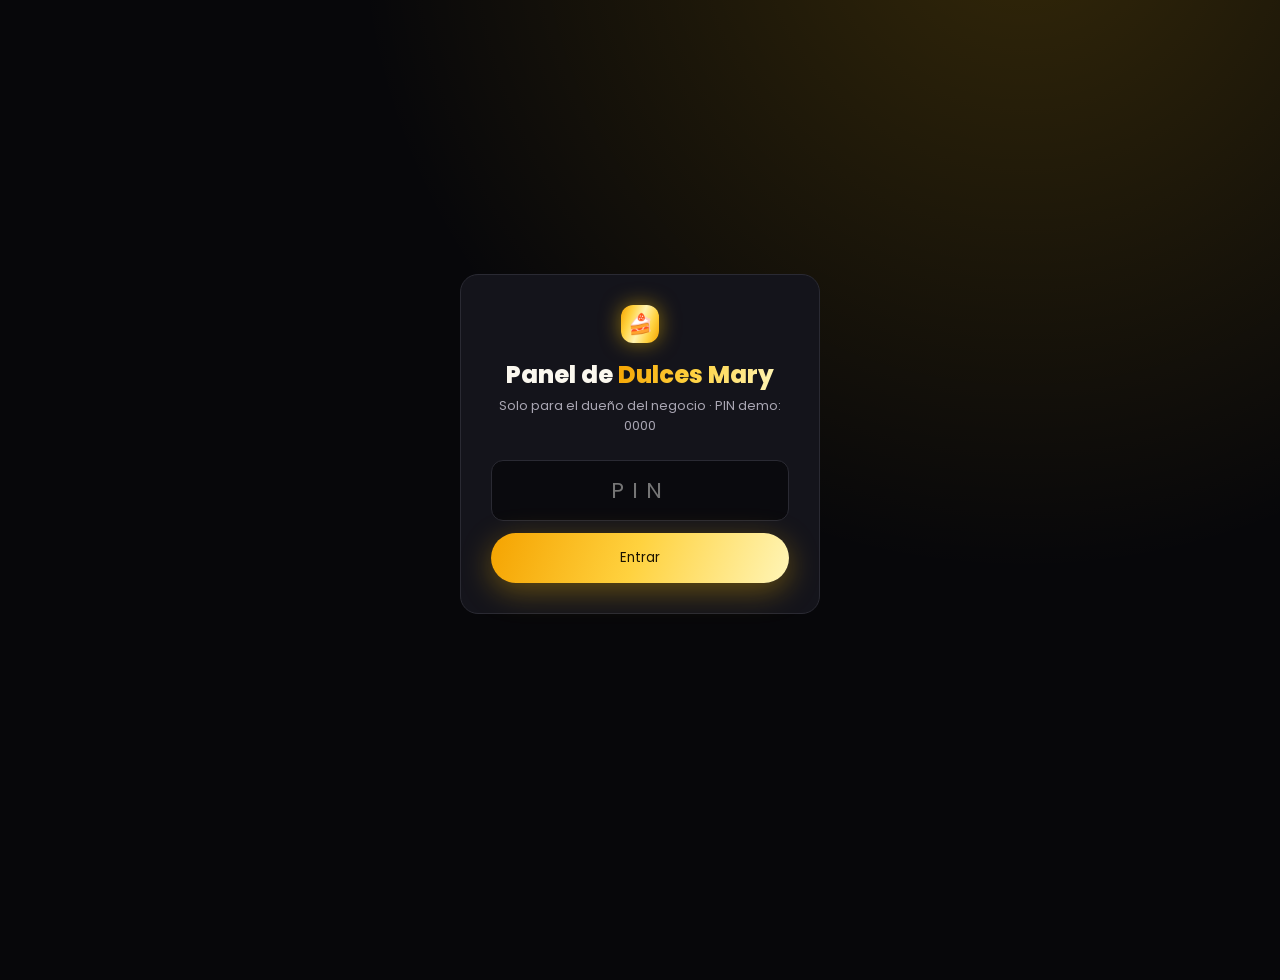
<file: vendedor/panel/index.html>
<!DOCTYPE html>
<html lang="es">
<head>
<meta charset="UTF-8"><meta name="viewport" content="width=device-width,initial-scale=1">
<meta name="theme-color" content="#07070a"><meta name="robots" content="noindex">
<title>Panel del negocio</title>
<link href="https://fonts.googleapis.com/css2?family=Poppins:wght@400;500;600;700;800&display=swap" rel="stylesheet">
<link rel="stylesheet" href="../style.css"><link rel="manifest" href="../manifest.json">
<style>
body{padding-bottom:80px;background:radial-gradient(circle at 80% -10%,rgba(255,190,0,.18),transparent 45%),var(--bg)}
.bar{position:sticky;top:0;z-index:30;background:rgba(7,7,10,.88);backdrop-filter:blur(14px);border-bottom:1px solid var(--line);padding:12px 0}
.bar .wrap{display:flex;align-items:center;gap:10px}.bar .sp{flex:1}
.bar select{width:auto;margin:0;padding:8px 10px;font-size:13px}
.tabs{position:fixed;bottom:0;left:0;right:0;z-index:30;background:rgba(15,15,20,.96);backdrop-filter:blur(12px);border-top:1px solid var(--line);display:flex}
.tabs button{flex:1;background:none;border:0;color:var(--mut);padding:9px 2px 11px;font:500 11px inherit;font-family:inherit;position:relative}
.tabs button b{display:block;font-size:21px;margin-bottom:2px}.tabs button.on{color:var(--g2)}
.tabs .bd{position:absolute;top:4px;left:calc(50% + 6px);background:var(--bad);color:#fff;font:700 10px/17px sans-serif;min-width:17px;height:17px;border-radius:9px;padding:0 4px}
.tabs .bd:empty{display:none}
main{padding-top:20px}
h2{font-size:24px;font-weight:800;margin-bottom:16px}
.kp{display:grid;grid-template-columns:repeat(2,1fr);gap:12px;margin-bottom:18px}@media(min-width:700px){.kp{grid-template-columns:repeat(4,1fr)}}
.k{background:var(--card);border:1px solid var(--line);border-radius:var(--r);padding:18px;position:relative;overflow:hidden}
.k::after{content:'';position:absolute;width:120px;height:120px;right:-40px;top:-40px;border-radius:50%;background:radial-gradient(rgba(255,200,0,.25),transparent 70%);animation:bob 4s ease-in-out infinite}
.k span{color:var(--mut);font-size:12px}.k b{display:block;font-size:26px;font-weight:800;margin-top:4px}
.box{background:var(--card);border:1px solid var(--line);border-radius:var(--r);padding:16px;margin-bottom:12px;animation:pop .3s ease}
.rw{display:flex;justify-content:space-between;align-items:center;gap:10px}
.acts{display:flex;gap:6px;flex-wrap:wrap;margin-top:10px}
.cv{display:flex;gap:12px;align-items:center;padding:14px;border-bottom:1px solid var(--line);cursor:pointer}
.cv .av{width:44px;height:44px;border-radius:50%;background:var(--gold);color:#1a1200;display:grid;place-items:center;font-weight:800}
.cv div{flex:1;min-width:0}.cv p{color:var(--mut);font-size:13px;white-space:nowrap;overflow:hidden;text-overflow:ellipsis}
.chatwrap{display:flex;flex-direction:column;height:calc(100vh - 220px);background:var(--card);border:1px solid var(--line);border-radius:var(--r);overflow:hidden}
.pr2{display:flex;gap:12px;align-items:center}.pr2 img{width:60px;height:60px;border-radius:12px;object-fit:cover}
.login{min-height:100vh;display:grid;place-items:center;padding:20px}
.login .box{max-width:360px;width:100%;text-align:center;padding:30px}
.chart{display:flex;align-items:flex-end;gap:8px;height:120px;margin-top:10px}
.chart div{flex:1;background:var(--gold);border-radius:8px 8px 0 0;min-height:4px;animation:grow 1s ease}
@keyframes grow{from{height:0!important}}
</style>
</head>
<body>
<div id="root"></div>
<script src="../core.js"></script>
<script>
let tab=location.hash.slice(1)||'inicio',chatWith=null,ok=sessionStorage.getItem('va_panel_'+BIZ)==='1';
function login(){if($('#pin').value===(N().pin||'0000')){sessionStorage.setItem('va_panel_'+BIZ,'1');ok=true;markSeen();render()}else toast('PIN incorrecto')}
function vLogin(){return`<div class="login"><div class="box"><div class="brand" style="justify-content:center;margin-bottom:14px"><i>${N().emoji}</i></div>
 <h2 style="margin-bottom:4px">Panel de <span class="gtxt">${esc(N().nombre)}</span></h2><p class="mut" style="margin-bottom:18px">Solo para el dueño del negocio · PIN demo: 0000</p>
 <input id="pin" type="password" inputmode="numeric" placeholder="PIN" style="text-align:center;font-size:22px;letter-spacing:8px" onkeydown="if(event.key==='Enter')login()">
 <button class="btn full" onclick="login()">Entrar</button></div></div>`}
const P=()=>DB.pedidos.filter(p=>p.biz===BIZ);
function convs(){const m=DB.mensajes.filter(x=>x.biz===BIZ);const ids=[...new Set(m.map(x=>x.de==='negocio'?x.para:x.de))];
 return ids.map(id=>{const ms=m.filter(x=>x.de===id||x.para===id);const nom=(ms.find(x=>x.nom)||{}).nom||'Cliente';return{id,nom,ult:ms[ms.length-1],nl:ms.filter(x=>x.para==='negocio'&&!x.leido).length}}).sort((a,b)=>b.ult.t-a.ult.t)}
function rank(){const n=N();return n.vendedores.map(v=>{const ps=P().filter(p=>p.ref===v.cod&&p.estado==='cobrado');const ventas=ps.reduce((s,p)=>s+p.total,0);const caja=P().filter(p=>p.ref===v.cod&&/efectivo/i.test(p.pago)&&p.estado!=='rechazado'&&p.pagoEstado==='verificado'&&!p.liquidado).reduce((s,p)=>s+p.total,0);return{...v,cant:ps.length,ventas,com:ventas*n.comision/100,caja}}).sort((a,b)=>b.ventas-a.ventas)}
const tiendaURL=()=>BASE+'tienda/?n='+BIZ;
function vInicio(){const ps=P(),hoy=new Date().toDateString();const cob=ps.filter(p=>p.estado==='cobrado');
 const hoyV=cob.filter(p=>new Date(p.t).toDateString()===hoy).reduce((s,p)=>s+p.total,0),tot=cob.reduce((s,p)=>s+p.total,0);
 const dias=[...Array(7)].map((_,i)=>{const d=new Date();d.setDate(d.getDate()-6+i);return cob.filter(p=>new Date(p.t).toDateString()===d.toDateString()).reduce((s,p)=>s+p.total,0)});const mx=Math.max(...dias,1);
 return`<h2>Hola 👋 <span class="gtxt">${esc(N().nombre)}</span></h2>
 <div class="kp"><div class="k"><span>Cobrado hoy</span><b class="gtxt">${money(hoyV)}</b></div><div class="k"><span>Pedidos nuevos</span><b>${ps.filter(p=>p.estado==='nuevo').length}</b></div>
 <div class="k"><span>Mensajes sin leer</span><b>${convs().reduce((s,c)=>s+c.nl,0)}</b></div><div class="k"><span>Total cobrado</span><b>${money(tot)}</b></div></div>
 <div class="box"><b>Ventas últimos 7 días</b><div class="chart">${dias.map(v=>`<div style="height:${v/mx*100}%" title="${money(v)}"></div>`).join('')}</div></div>
 <div class="box"><b>Tu tienda pública</b><p class="mut" style="margin:6px 0 10px">Comparte este enlace con tus clientes. Está separado de este panel.</p>
 <input readonly value="${tiendaURL()}" onclick="this.select();navigator.clipboard&&navigator.clipboard.writeText(this.value);toast('Enlace copiado')"><a class="btn sm" href="${tiendaURL()}" target="_blank">Abrir tienda ↗</a></div>`}
function vPedidos(){const ps=P().slice().reverse();return`<h2>Pedidos</h2>`+(ps.map(p=>`<div class="box"><div class="rw"><b>${p.cod} · ${esc(p.cliente.nombre)}</b><span class="pill ${p.estado}">${p.estado}</span></div>
 <p class="mut" style="margin:6px 0">${p.items.map(i=>i.q+'× '+esc(i.n)).join(', ')}</p><p class="mut">📍 ${esc(p.cliente.dir)} · 📞 ${esc(p.cliente.tel)} · 💳 ${esc(p.pago)}${p.ref?' · 🤝 '+esc(p.ref):''} · ${hora(p.t)}</p>
 <div class="rw" style="margin-top:8px"><b class="gtxt" style="font-size:20px">${money(p.total)}</b></div>${vPago(p)}<div class="acts">
 ${p.estado==='nuevo'?`<button class="btn sm" onclick="verif('${p.cod}',true)">✅ Aceptar pedido</button><button class="btn sm dark" onclick="verif('${p.cod}',false)">❌ Rechazar</button>`:''}${p.estado==='confirmado'?`<button class="btn sm" onclick="est('${p.cod}','entregado')">🚚 Entregado</button>`:''}${p.estado==='entregado'?`<button class="btn sm" onclick="est('${p.cod}','cobrado')">💰 Cobrado</button>`:''}
 <button class="btn sm dark" onclick="abrir('${p.cliente.id}')">💬 Chat</button></div></div>`).join('')||'<p class="mut">Aún no hay pedidos. Abre tu tienda en otra pestaña y haz uno de prueba.</p>')}
function vPago(p){if(!p.pagoEstado)return'';
 const ef=/efectivo/i.test(p.pago),v=ef?N().vendedores.find(x=>x.cod===p.refPago):null;
 const cls=p.pagoEstado==='verificado'?'ok':p.pagoEstado==='rechazado'?'no':'';
 const lbl=p.pagoEstado==='verificado'?(ef?'efectivo confirmado':'pago verificado'):p.pagoEstado;
 return`<div class="vp ${cls}"><div class="rw"><span>${ef?'💵 Efectivo · entregado al promotor':'💳 '+esc(p.pago)+' · Referencia'}</span><span class="pill ${cls?'':'nuevo'}">${lbl}</span></div>
 <b class="refn">${esc(ef?(v?v.n+' · '+v.cod:p.refPago):p.refPago)}</b>${ef?`<p style="margin-top:4px">${p.recibo?`🧾 Cobro ${esc(p.recibo)} registrado por el promotor${p.directa?' (venta casa por casa)':''}`:'⚠️ Sin código de cobro'}${p.liquidado?' · 💰 ya te entregó el efectivo':''}</p>`:''}${p.pagoEstado==='por verificar'?`<p class="mut" style="margin:6px 0">${ef?`El promotor registró que recibió ${money(p.total)}. Ese efectivo queda a su cargo hasta que te lo entregue.`:`Revisa en tu banco que llegó ${money(p.total)} con esta referencia.`}</p>`:''}</div>`}
function liquidar(cod){const v=N().vendedores.find(x=>x.cod===cod);if(!confirm('¿Confirmas que '+v.n+' te entregó todo su efectivo?'))return;
 P().filter(p=>p.ref===cod&&/efectivo/i.test(p.pago)&&p.pagoEstado==='verificado'&&!p.liquidado).forEach(p=>{p.liquidado=Date.now()});save();toast('Efectivo de '+v.n+' recibido');render()}
function verif(cod,okp){const p=P().find(x=>x.cod===cod),ef=/efectivo/i.test(p.pago);
 if(okp){p.pagoEstado='verificado';p.estado='confirmado';save();enviar('negocio',p.cliente.id,`✅ ${ef?'Confirmamos tu pago en efectivo con el promotor':'Verificamos tu pago (Ref. '+p.refPago+')'}. Tu pedido ${cod} está aceptado y en preparación.`,cod)}
 else{if(!confirm('¿Rechazar este pedido? Se le avisará al cliente.'))return;p.pagoEstado='rechazado';p.estado='rechazado';save();
  enviar('negocio',p.cliente.id,`⚠️ No pudimos confirmar el pago de tu pedido ${cod} (${ef?'promotor '+p.refPago:'Ref. '+p.refPago}). Revisa los datos y escríbenos por aquí.`,cod)}
 markSeen();render()}
function vMensajes(){if(chatWith){const ms=DB.mensajes.filter(m=>m.biz===BIZ&&(m.de===chatWith||m.para===chatWith));let c=false;ms.forEach(m=>{if(m.para==='negocio'&&!m.leido){m.leido=true;c=true}});if(c)localStorage.setItem(VA_KEY,JSON.stringify(DB));
  const cv=convs().find(x=>x.id===chatWith);return`<div class="rw" style="margin-bottom:12px"><button class="btn sm dark" onclick="chatWith=null;render()">← Volver</button><b>${esc(cv?cv.nom:'Cliente')}</b></div>
  <div class="chatwrap"><div class="msgs" id="msgs">${ms.map(m=>`<div class="m ${m.de==='negocio'?'yo':'el'}">${esc(m.texto)}<small>${hora(m.t)}${m.pedido?' · '+m.pedido:''}</small></div>`).join('')}</div>
  <div class="send"><input id="txt" placeholder="Responder…" onkeydown="if(event.key==='Enter')resp()"><button class="btn" onclick="resp()">➤</button></div></div>`}
 return`<h2>Mensajes</h2><div class="box" style="padding:0">${convs().map(c=>`<div class="cv" onclick="abrir('${c.id}')"><span class="av">${esc(c.nom[0]||'?').toUpperCase()}</span><div><b>${esc(c.nom)}</b><p>${esc(c.ult.texto)}</p></div>${c.nl?`<span class="pill nuevo">${c.nl}</span>`:`<span class="mut">${hora(c.ult.t)}</span>`}</div>`).join('')||'<p class="mut" style="padding:16px">Sin conversaciones todavía.</p>'}</div>`}
function vProductos(){return`<h2>Productos</h2>`+N().productos.map(p=>`<div class="box"><div class="rw"><div class="pr2"><img src="${img(p.img)}"><div><b>${esc(p.n)}</b><br><span class="gtxt" style="font-weight:700">${money(p.p)}</span></div></div><button class="btn sm dark" onclick="delP('${p.id}')">🗑️</button></div></div>`).join('')+
 `<div class="box"><b>Nuevo producto</b><br><br><label>Nombre</label><input id="pN"><label>Descripción corta</label><input id="pD"><label>Precio (USD)</label><input id="pP" type="number" step="0.01" inputmode="decimal">
 <label>Foto</label><input id="pF" type="file" accept="image/*"><button class="btn full" onclick="addP()">Agregar producto</button></div>`}
function vVendedores(){return`<h2>Vendedores</h2>`+rank().map((v,i)=>`<div class="box"><div class="rw"><b>${['🥇','🥈','🥉'][i]||'#'+(i+1)} ${esc(v.n)} <span class="mut">${v.cod}</span></b><b class="gtxt">${money(v.com)}</b></div>
 ${v.caja>0?`<div class="vp" style="margin:8px 0"><div class="rw"><span>💵 Efectivo por entregarte</span><b class="gtxt" style="font-size:18px">${money(v.caja)}</b></div><p class="mut" style="margin:4px 0">Neto después de su comisión: ${money(v.caja*(1-N().comision/100))}</p><button class="btn sm" onclick="liquidar('${v.cod}')">Recibí el efectivo de ${esc(v.n)}</button></div>`:''}
 <p class="mut" style="margin:6px 0">${v.cant} pedidos cobrados · ventas ${money(v.ventas)} · comisión ${N().comision}%</p>
 <input readonly value="${tiendaURL()}&ref=${v.cod}" onclick="this.select();navigator.clipboard&&navigator.clipboard.writeText(this.value);toast('Enlace copiado')"></div>`).join('')+
 `<div class="box"><b>Agregar vendedor</b><br><br><input id="vN" placeholder="Nombre"><input id="vC" placeholder="Código (ej. PEDRO3)"><input id="vP" placeholder="PIN de 4 dígitos" inputmode="numeric" maxlength="4"><button class="btn full" onclick="addV()">Agregar</button>
 <p class="mut" style="margin-top:10px">Tus vendedores entran en: ${BASE}promotor/</p></div>`}
function vAjustes(){const n=N();return`<h2>Ajustes</h2><div class="box"><label>Nombre del negocio</label><input id="aN" value="${esc(n.nombre)}"><label>Frase de portada</label><input id="aL" value="${esc(n.lema)}">
 <label>Comisión de vendedores (%)</label><input id="aC" type="number" value="${n.comision}">
 <label>PIN del panel</label><input id="aK" value="${esc(n.pin)}" inputmode="numeric" maxlength="6">
 <label style="display:flex;gap:8px;align-items:center;margin:4px 0 14px"><input type="checkbox" style="width:auto;margin:0" ${DB.autoOff?'':'checked'} onchange="DB.autoOff=!this.checked;save()"> Respuesta automática de demo</label>
 <button class="btn full" onclick="guardar()">Guardar</button></div>
 <h2 style="margin-top:22px">Métodos de pago</h2><p class="mut" style="margin:-8px 0 12px">Estos datos le salen al cliente al elegir el método. Con Zelle, Pago Móvil o Binance se le pide el número de referencia.</p>
 ${n.cuentas.map((c,i)=>`<div class="box"><div class="rw"><b>${esc(c.nombre)}</b><label style="display:flex;gap:6px;align-items:center"><input type="checkbox" style="width:auto;margin:0" ${c.activo?'checked':''} onchange="N().cuentas[${i}].activo=this.checked;save()"> Activo</label></div>
 ${c.id==='efectivo'?'<p class="mut" style="margin-top:6px">El cliente deja una nota y paga al recibir.</p>':Object.entries(c.campos).map(([k,v])=>`<label>${esc(k)}</label><input class="cf" data-i="${i}" data-k="${esc(k)}" value="${esc(v)}">`).join('')+`<button class="btn sm full" onclick="guardarCuenta(${i})">Guardar ${esc(c.nombre)}</button>`}</div>`).join('')}
 <div class="box"><button class="btn full dark" onclick="permiso()">🔔 Activar notificaciones</button><br><br><button class="btn full dark" onclick="ding()">🔊 Probar sonido</button><br><br>
 <button class="btn full dark" onclick="sessionStorage.removeItem('va_panel_'+BIZ);location.reload()">Cerrar sesión</button><br><br>
 <button class="btn full dark" onclick="if(confirm('¿Borrar todos los datos de la demo?')){localStorage.removeItem(VA_KEY);localStorage.removeItem('va_cliente');location.reload()}">Reiniciar demo</button></div>`}
function est(cod,e){const p=P().find(x=>x.cod===cod);p.estado=e;save();const t={confirmado:`Tu pedido ${cod} está confirmado ✅ Pronto va en camino.`,entregado:`Tu pedido ${cod} fue entregado. ¡Gracias por tu compra! 🙏`}[e];if(t)enviar('negocio',p.cliente.id,t,cod);markSeen();render()}
function abrir(id){chatWith=id;go('mensajes')}
function resp(){const t=$('#txt').value.trim();if(!t)return;enviar('negocio',chatWith,t);markSeen();render()}
function delP(id){if(!confirm('¿Eliminar producto?'))return;N().productos=N().productos.filter(p=>p.id!==id);save();render()}
function addP(){const n=$('#pN').value.trim(),p=parseFloat($('#pP').value),d=$('#pD').value.trim(),f=$('#pF').files[0];if(!n||!(p>0))return toast('Nombre y precio');
 const fin=src=>{N().productos.push({id:'x'+Date.now(),n,d,p,img:src||'icon.png'});save();toast('Producto agregado');render()};
 if(!f)return fin();const r=new FileReader();r.onload=()=>{const im=new Image();im.onload=()=>{const c=document.createElement('canvas'),s=Math.min(im.width,im.height);c.width=c.height=400;
  c.getContext('2d').drawImage(im,(im.width-s)/2,(im.height-s)/2,s,s,0,0,400,400);fin(c.toDataURL('image/jpeg',.72))};im.src=r.result};r.readAsDataURL(f)}
function addV(){const n=$('#vN').value.trim(),c=$('#vC').value.trim().toUpperCase().replace(/[^A-Z0-9]/g,''),pin=$('#vP').value.trim()||'1234';if(!n||!c)return toast('Nombre y código');
 if(N().vendedores.some(v=>v.cod===c))return toast('Ese código ya existe');N().vendedores.push({cod:c,n,pin});save();render()}
function guardar(){const n=N();n.nombre=$('#aN').value.trim()||n.nombre;n.lema=$('#aL').value.trim();n.comision=Math.max(0,parseFloat($('#aC').value)||0);
 n.pin=$('#aK').value.trim()||n.pin;save();toast('Guardado ✨');render()}
function guardarCuenta(i){document.querySelectorAll('.cf[data-i="'+i+'"]').forEach(e=>N().cuentas[i].campos[e.dataset.k]=e.value.trim());save();toast('Datos de '+N().cuentas[i].nombre+' guardados')}
function permiso(){if(!('Notification' in window))return toast('Este navegador no permite notificaciones');Notification.requestPermission().then(p=>toast(p==='granted'?'Notificaciones activadas 🔔':'Permiso no concedido'))}
function go(t){tab=t;location.hash=t;if(t!=='mensajes'||!chatWith)scrollTo(0,0);render()}
function render(){if(!ok){$('#root').innerHTML=vLogin();return}
 const nl=convs().reduce((s,c)=>s+c.nl,0),nv=P().filter(p=>p.estado==='nuevo').length;
 const keep=document.activeElement&&document.activeElement.id==='txt'?$('#txt').value:null,form=document.activeElement&&(['pN','pD','pP','vN','vC','vP','aN','aL','aC','aK'].includes(document.activeElement.id)||document.activeElement.classList.contains('cf'));
 if(form)return; /* no interrumpir mientras escribe */
 const T=(id,ic,t,b)=>`<button class="${tab===id?'on':''}" onclick="${id==='mensajes'?'chatWith=null;':''}go('${id}')"><b>${ic}</b>${t}<span class="bd">${b||''}</span></button>`;
 $('#root').innerHTML=`<div class="bar"><div class="wrap"><span class="brand"><i>${N().emoji}</i><span style="font-size:15px">Panel</span></span><span class="sp"></span>
 <select onchange="cambiar(this.value)">${Object.entries(DB.negocios).map(([k,v])=>`<option value="${k}" ${k===BIZ?'selected':''}>${v.nombre}</option>`).join('')}</select>
 <a class="btn sm" href="${tiendaURL()}" target="_blank">Tienda ↗</a></div></div>
 <main class="wrap">${({inicio:vInicio,pedidos:vPedidos,mensajes:vMensajes,productos:vProductos,vendedores:vVendedores,ajustes:vAjustes}[tab]||vInicio)()}</main>
 <nav class="tabs">${T('inicio','🏠','Inicio')}${T('pedidos','🧾','Pedidos',nv)}${T('mensajes','💬','Chat',nl)}${T('productos','📦','Productos')}${T('vendedores','🤝','Equipo')}${T('ajustes','⚙️','Ajustes')}</nav>`;
 const m=$('#msgs');if(m)m.scrollTop=m.scrollHeight;if(keep!==null&&$('#txt')){$('#txt').value=keep;$('#txt').focus()}}
function cambiar(b){location.href=BASE+'panel/?n='+b}
onNuevo=(ms,ps)=>{if(!ok)return;ps.forEach(p=>notify('🧾 Nuevo pedido',p.cliente.nombre+' · '+money(p.total)));ms.filter(m=>m.para==='negocio'&&!(ps.length&&m.pedido)).forEach(m=>notify('💬 '+(m.nom||'Cliente'),m.texto))};
onRender=render;
addEventListener('hashchange',()=>{const t=location.hash.slice(1);if(t&&t!==tab){tab=t;render()}});
render();
</script>
</body>
</html>
</file>
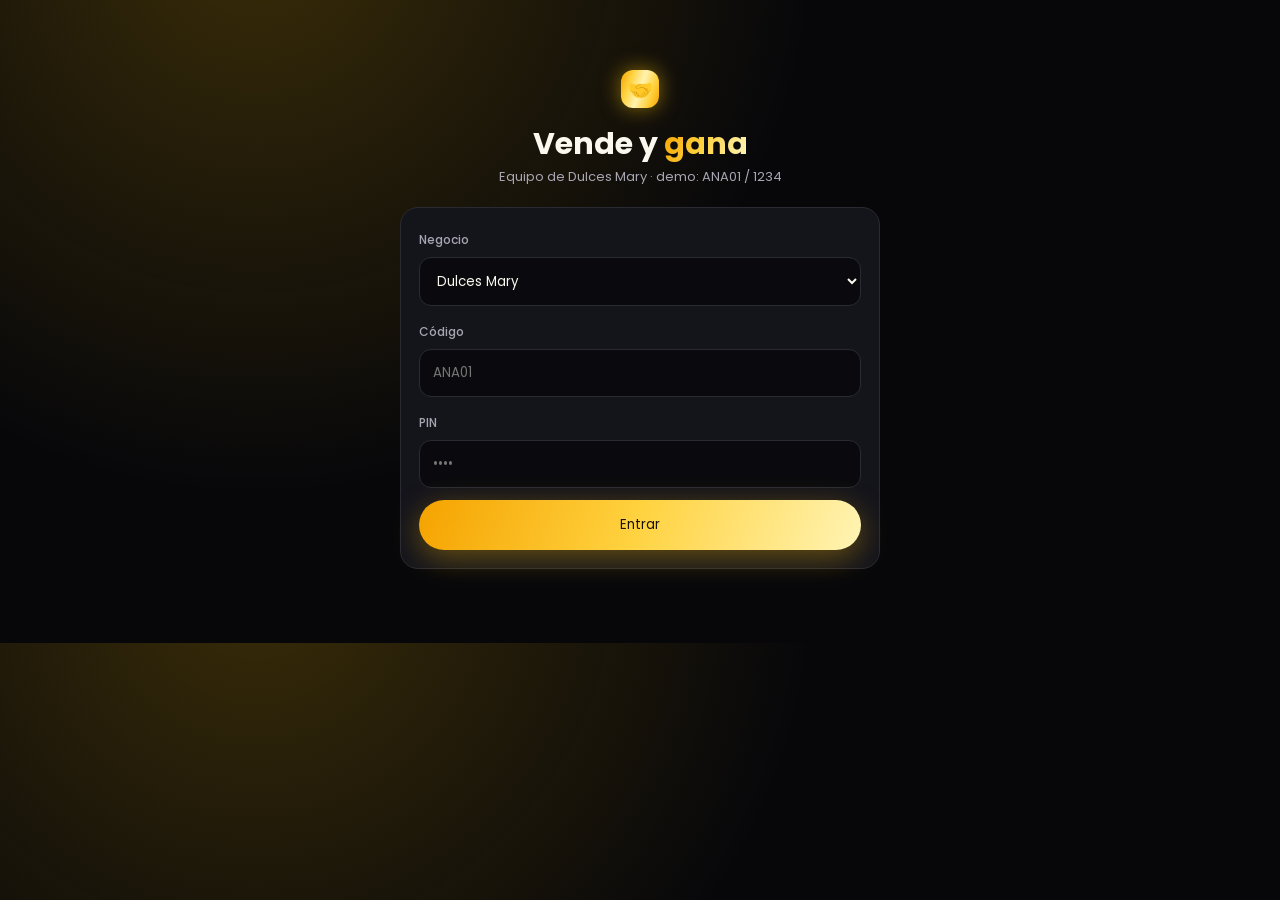
<file: vendedor/promotor/index.html>
<!DOCTYPE html>
<html lang="es">
<head>
<meta charset="UTF-8"><meta name="viewport" content="width=device-width,initial-scale=1">
<meta name="theme-color" content="#07070a"><meta name="robots" content="noindex">
<title>App del vendedor</title>
<link href="https://fonts.googleapis.com/css2?family=Poppins:wght@400;500;600;700;800&display=swap" rel="stylesheet">
<link rel="stylesheet" href="../style.css">
<style>body{background:radial-gradient(circle at 20% -10%,rgba(255,190,0,.2),transparent 45%),var(--bg)}
.c{max-width:520px;margin:0 auto;padding:30px 20px 60px}.box{background:var(--card);border:1px solid var(--line);border-radius:var(--r);padding:18px;margin-bottom:14px}
.kp{display:grid;grid-template-columns:repeat(3,1fr);gap:10px;margin:18px 0}.k{background:var(--card);border:1px solid var(--line);border-radius:16px;padding:14px;text-align:center}
.k b{display:block;font-size:22px;font-weight:800}.k span{font-size:11px;color:var(--mut)}
.rw{display:flex;justify-content:space-between;align-items:center;padding:10px 0;border-bottom:1px solid var(--line);font-size:14px}
.meta{height:12px;background:#22222b;border-radius:8px;overflow:hidden;margin:10px 0 4px}.qty{display:inline-flex;align-items:center;background:#1e1e26;border-radius:999px;padding:3px}.qty button{width:30px;height:30px;border-radius:50%;border:0;background:var(--gold);color:#1a1200;font-weight:800}
.meta div{height:100%;background:var(--gold);border-radius:8px;transition:1s}</style>
</head>
<body><div class="c" id="root"></div>
<script src="../core.js"></script>
<script>
let ses=sessionStorage.getItem('va_vend_'+BIZ);
function login(){const c=$('#lC').value.trim().toUpperCase(),p=$('#lP').value.trim();if(N().vendedores.some(v=>v.cod===c&&v.pin===p)){ses=c;sessionStorage.setItem('va_vend_'+BIZ,c);render()}else toast('Código o PIN incorrecto')}
let vd={};const vdTot=()=>N().productos.reduce((s,p)=>s+(vd[p.id]||0)*p.p,0);
function vq(id,d){const keep={n:$('#dN')?.value,t:$('#dT')?.value,d:$('#dD')?.value};vd[id]=Math.max(0,(vd[id]||0)+d);render();if($('#dN')){$('#dN').value=keep.n||'';$('#dT').value=keep.t||'';$('#dD').value=keep.d||''}}
function nuevoK(){let k;do{k=String(Math.floor(100000+Math.random()*900000))}while(DB.recibos.some(r=>r.biz===BIZ&&r.k===k));return k}
function genCobro(){const m=Math.round(parseFloat($('#kM').value)*100)/100;if(!(m>0))return toast('Escribe el monto que recibiste');
 const k=nuevoK();DB.recibos.push({biz:BIZ,prom:ses,k,monto:m,t:Date.now(),usado:null});save();markSeen();render();toast('Código '+k+' · dáselo al cliente')}
function ventaDirecta(){const tot=vdTot(),nombre=$('#dN').value.trim(),tel=$('#dT').value.trim(),dir=$('#dD').value.trim();
 if(!(tot>0))return toast('Agrega los productos vendidos');if(!nombre||!dir)return toast('Nombre y dirección del cliente');
 if(!confirm('¿Confirmas que recibiste '+money(tot)+' en efectivo?'))return;
 const n=N(),cod='#'+(1001+DB.pedidos.filter(p=>p.biz===BIZ).length),k=nuevoK();
 DB.recibos.push({biz:BIZ,prom:ses,k,monto:tot,t:Date.now(),usado:cod});
 DB.pedidos.push({cod,biz:BIZ,cliente:{id:'d'+Date.now(),nombre,tel,dir},items:n.productos.filter(p=>vd[p.id]).map(p=>({n:p.n,p:p.p,q:vd[p.id]})),total:tot,pago:'Efectivo',refPago:ses,recibo:k,directa:true,pagoEstado:'por verificar',ref:ses,estado:'nuevo',t:Date.now()});
 vd={};save();markSeen();render();alert('Venta '+cod+' registrada. Comprobante para el cliente: '+k)}
function render(){const n=N();if(!ses){$('#root').innerHTML=`<div style="text-align:center;margin:40px 0 20px"><div class="brand" style="justify-content:center"><i>🤝</i></div>
 <h1 style="font-size:30px;margin-top:14px">Vende y <span class="gtxt">gana</span></h1><p class="mut">Equipo de ${esc(n.nombre)} · demo: ANA01 / 1234</p></div>
 <div class="box"><label>Negocio</label><select onchange="location.href=BASE+'promotor/?n='+this.value">${Object.entries(DB.negocios).map(([k,v])=>`<option value="${k}" ${k===BIZ?'selected':''}>${esc(v.nombre)}</option>`).join('')}</select>
 <label>Código</label><input id="lC" placeholder="ANA01"><label>PIN</label><input id="lP" type="password" inputmode="numeric" placeholder="••••" onkeydown="if(event.key==='Enter')login()"><button class="btn full" onclick="login()">Entrar</button></div>`;return}
 const ps=DB.pedidos.filter(p=>p.biz===BIZ),r=n.vendedores.map(v=>{const c=ps.filter(p=>p.ref===v.cod&&p.estado==='cobrado');const ven=c.reduce((s,p)=>s+p.total,0);return{...v,cant:c.length,ven,com:ven*n.comision/100}}).sort((a,b)=>b.ven-a.ven);
 const misRec=DB.recibos.filter(x=>x.biz===BIZ&&x.prom===ses).slice(-5).reverse(),caja=ps.filter(p=>p.ref===ses&&/efectivo/i.test(p.pago)&&p.pagoEstado==='verificado'&&!p.liquidado).reduce((s,p)=>s+p.total,0);
 const me=r.find(v=>v.cod===ses),pos=r.indexOf(me)+1,mis=ps.filter(p=>p.ref===ses).reverse(),meta=100,link=BASE+'tienda/?n='+BIZ+'&ref='+ses;
 $('#root').innerHTML=`<div class="rw" style="border:0"><h2>Hola, <span class="gtxt">${esc(me.n)}</span> 👋</h2><button class="btn sm dark" onclick="sessionStorage.removeItem('va_vend_'+BIZ);ses=null;render()">Salir</button></div>
 <div class="kp"><div class="k"><b class="gtxt">${money(me.com)}</b><span>Mi comisión</span></div><div class="k"><b>${me.cant}</b><span>Cobrados</span></div><div class="k"><b>#${pos}</b><span>Ranking</span></div></div>
 <div class="box" style="border-color:rgba(255,210,63,.45)"><b>🏠 Venta casa por casa</b><p class="mut" style="margin:6px 0 10px">Registra aquí la venta cuando recibas el efectivo en mano.</p>
 ${n.productos.map(p=>`<div class="rw"><span>${esc(p.n)} <span class="mut">${money(p.p)}</span></span><span class="qty" style="gap:8px"><button onclick="vq('${p.id}',-1)">−</button><b>${vd[p.id]||0}</b><button onclick="vq('${p.id}',1)">+</button></span></div>`).join('')}
 <div class="rw" style="border:0"><b>Total recibido</b><b class="gtxt" style="font-size:20px">${money(vdTot())}</b></div>
 <input id="dN" placeholder="Nombre del cliente"><input id="dT" placeholder="Teléfono del cliente" inputmode="tel"><input id="dD" placeholder="Dirección / casa">
 <button class="btn full" onclick="ventaDirecta()">💵 Recibí ${money(vdTot())} · Registrar venta</button></div>
 <div class="box"><b>🔑 Código de cobro</b><p class="mut" style="margin:6px 0 10px">Si el cliente prefiere hacer el pedido en la tienda, recibe el efectivo y genera un código. Sirve una sola vez, para ese monto, y vence en ${RECIBO_MIN} min.</p>
 <div style="display:flex;gap:8px"><input id="kM" type="number" step="0.01" inputmode="decimal" placeholder="Monto recibido $" style="margin:0"><button class="btn" onclick="genCobro()">Generar</button></div>
 ${misRec.length?misRec.map(r=>`<div class="rw"><span><b class="refn" style="font-family:monospace;font-size:18px;letter-spacing:2px">${r.k}</b> <span class="mut">${money(r.monto)} · ${hora(r.t)}</span></span><span class="pill ${r.usado?'entregado':Date.now()-r.t>RECIBO_MIN*60000?'rechazado':'nuevo'}">${r.usado?'usado '+r.usado:Date.now()-r.t>RECIBO_MIN*60000?'vencido':'activo'}</span></div>`).join(''):''}</div>
 ${caja>0?`<div class="box"><b>💵 Efectivo que debes entregar al negocio</b><div class="rw" style="border:0"><span class="mut">Ventas en efectivo aceptadas</span><b class="gtxt" style="font-size:20px">${money(caja)}</b></div><p class="mut">Tu comisión: ${money(caja*n.comision/100)} · Entregas: ${money(caja*(1-n.comision/100))}</p></div>`:''}
 <div class="box"><b>Meta del mes</b><div class="meta"><div style="width:${Math.min(100,me.ven/meta*100)}%"></div></div><span class="mut">${money(me.ven)} de ${money(meta)} en ventas</span></div>
 <div class="box"><b>Mi enlace</b><p class="mut" style="margin:6px 0">Cada venta que entre por aquí se te asigna sola.</p><input readonly value="${link}" onclick="this.select()">
 <div style="display:flex;gap:8px"><button class="btn sm" onclick="navigator.clipboard&&navigator.clipboard.writeText('${link}');toast('Enlace copiado')">Copiar</button>
 <a class="btn sm ghost" href="https://wa.me/?text=${encodeURIComponent('Mira esta tienda: '+link)}" target="_blank">Compartir</a></div></div>
 <div class="box"><b>Ranking del equipo</b>${r.map((v,i)=>`<div class="rw"><span>${['🥇','🥈','🥉'][i]||'#'+(i+1)} ${esc(v.n)}${v.cod===ses?' (tú)':''}</span><b>${money(v.ven)}</b></div>`).join('')}</div>
 <div class="box"><b>Mis pedidos</b>${mis.map(p=>`<div class="rw"><span>${p.cod} · ${esc(p.cliente.nombre)}</span><span class="pill ${p.estado}">${p.estado}</span></div>`).join('')||'<p class="mut" style="margin-top:8px">Aún no tienes pedidos. ¡Comparte tu enlace!</p>'}</div>`}
onNuevo=(ms,ps)=>{if(ses)ps.filter(p=>p.ref===ses).forEach(p=>notify('🎉 Venta con tu enlace',p.cod+' · '+money(p.total)))};onRender=()=>{const a=document.activeElement;if(a&&a.tagName==="INPUT"&&a.value)return;render()};render();
</script></body></html>
</file>
<file: apps/assets/lux.css>
@font-face{font-family:Playfair;src:url(fonts/Playfair.ttf);font-weight:400 900}
@font-face{font-family:Playfair;src:url(fonts/PlayfairItalic.ttf);font-weight:400 900;font-style:italic}
@font-face{font-family:Poppins;src:url(fonts/Poppins-Regular.ttf);font-weight:400}
@font-face{font-family:Poppins;src:url(fonts/Poppins-Medium.ttf);font-weight:500}
@font-face{font-family:Poppins;src:url(fonts/Poppins-SemiBold.ttf);font-weight:600}
@font-face{font-family:Poppins;src:url(fonts/Poppins-Bold.ttf);font-weight:700}
@font-face{font-family:Poppins;src:url(fonts/Poppins-ExtraBold.ttf);font-weight:800}
:root{--bg:#07070a;--bg2:#0e0d12;--card:rgba(22,20,26,.72);--line:rgba(212,175,55,.28);--line2:rgba(247,231,161,.55);
--txt:#fbf8ef;--mut:#b3ab9a;--g1:#f7e7a1;--g2:#d4af37;--g3:#8a6a1f;
--gold:linear-gradient(110deg,#c8992e 0%,#e2bf55 14%,#f7e7a1 30%,#d4af37 46%,#fff4c4 58%,#e0b84a 72%,#c39530 88%,#c8992e 100%);
--goldv:linear-gradient(180deg,#fff4c4 0%,#f7e7a1 22%,#d4af37 58%,#8a6a1f 100%)}
*{box-sizing:border-box;margin:0;padding:0}
html,body{background:var(--bg)}
body{font-family:Poppins,"DejaVu Sans",sans-serif;color:var(--txt);overflow-x:hidden;-webkit-font-smoothing:antialiased;
background:radial-gradient(120% 60% at 50% 0%,#1d1608 0%,#0b0a0d 45%,#07070a 100%) fixed}
.serif{font-family:Playfair,"DejaVu Serif",serif}
.gtxt{background:var(--gold);background-size:250% auto;-webkit-background-clip:text;background-clip:text;color:transparent;animation:shine 3.2s linear infinite}
@keyframes shine{from{background-position:0% center}to{background-position:250% center}}
.gbtn{border:0;cursor:pointer;font-family:inherit;font-weight:700;color:#1a1200;background:var(--gold);background-size:250% auto;animation:shine 3.2s linear infinite;
box-shadow:0 6px 24px rgba(212,175,55,.38),inset 0 1px 0 rgba(255,255,255,.5);position:relative;overflow:hidden}
.gbtn::after{content:'';position:absolute;top:0;left:-60%;width:40%;height:100%;background:linear-gradient(100deg,transparent,rgba(255,255,255,.65),transparent);transform:skewX(-20deg);animation:sheen 2.6s ease-in-out infinite}
@keyframes sheen{0%{left:-60%}55%,100%{left:130%}}
.glass{background:var(--card);border:1px solid var(--line);backdrop-filter:blur(14px);-webkit-backdrop-filter:blur(14px);box-shadow:0 10px 30px rgba(0,0,0,.45),inset 0 1px 0 rgba(247,231,161,.08)}
.kb{animation:kb 9s ease-in-out infinite alternate;transform-origin:50% 50%}
.kb2{animation:kb2 11s ease-in-out infinite alternate}
@keyframes kb{0%{transform:scale(1.02) translate(0,0)}100%{transform:scale(1.2) translate(-4%,-3%)}}
@keyframes kb2{0%{transform:scale(1.18) translate(3%,2%)}100%{transform:scale(1.03) translate(-2%,-1%)}}
.ph{overflow:hidden;position:relative}
.ph img{width:100%;height:100%;object-fit:cover;display:block}
.ph::after{content:'';position:absolute;inset:0;background:linear-gradient(180deg,transparent 55%,rgba(7,7,10,.55));pointer-events:none}
.kick{display:inline-flex;align-items:center;gap:7px;padding:5px 11px;border-radius:999px;background:rgba(212,175,55,.12);border:1px solid rgba(212,175,55,.45);color:var(--g1);font-size:10.5px;font-weight:600;letter-spacing:1.6px}
.kick b{width:7px;height:7px;border-radius:50%;background:#2ee59d;box-shadow:0 0 8px #2ee59d;animation:pulse 1.6s infinite}
@keyframes pulse{50%{opacity:.3}}
.hairline{height:1px;background:linear-gradient(90deg,transparent,var(--g2),transparent);opacity:.7}
#sparks{position:fixed;inset:0;width:100%;height:100%;pointer-events:none;z-index:50}
@keyframes rise{from{opacity:0;transform:translateY(14px)}to{opacity:1;transform:none}}
.rise{animation:rise .6s cubic-bezier(.2,.8,.2,1) both}
input{outline:none}
input::placeholder{color:#7d766a}
*{scrollbar-width:none}::-webkit-scrollbar{display:none}
</file>
<file: vendedor/style.css>
:root{--bg:#07070a;--bg2:#0f0f14;--card:#14141b;--line:#2a2a33;--txt:#fbf8ef;--mut:#a9a6b3;
--g1:#fff3b0;--g2:#ffd23f;--g3:#f5a300;--g4:#c07a00;--gold:linear-gradient(110deg,#f5a300 0%,#ffd23f 25%,#fff3b0 50%,#ffd23f 75%,#f5a300 100%);
--ok:#2ee59d;--bad:#ff4d6d;--r:18px}
*{box-sizing:border-box;margin:0;padding:0}
html{scroll-behavior:smooth}
body{font-family:'Poppins',system-ui,-apple-system,Segoe UI,Roboto,sans-serif;background:var(--bg);color:var(--txt);overflow-x:hidden;-webkit-tap-highlight-color:transparent}
a{color:inherit;text-decoration:none}
img{display:block;max-width:100%}
.wrap{max-width:1100px;margin:0 auto;padding:0 20px}
.gtxt{background:var(--gold);background-size:200% auto;-webkit-background-clip:text;background-clip:text;color:transparent;animation:shine 4s linear infinite}
@keyframes shine{to{background-position:200% center}}
.btn{display:inline-flex;align-items:center;justify-content:center;gap:8px;border:0;cursor:pointer;font:600 15px/1 inherit;font-family:inherit;padding:15px 24px;border-radius:999px;color:#1a1200;background:var(--gold);background-size:200% auto;box-shadow:0 8px 30px rgba(255,190,0,.35);transition:.25s;animation:shine 5s linear infinite}
.btn:active{transform:scale(.97)}.btn:hover{box-shadow:0 10px 40px rgba(255,200,0,.55)}
.btn.ghost{background:transparent;color:var(--g2);border:1.5px solid var(--g3);box-shadow:none;animation:none}
.btn.sm{padding:9px 14px;font-size:13px}.btn.full{width:100%}
.btn.dark{background:#22222b;color:var(--txt);box-shadow:none;animation:none}
nav.top{position:fixed;top:0;left:0;right:0;z-index:40;padding:14px 0;transition:.3s}
nav.top.solid{background:rgba(7,7,10,.85);backdrop-filter:blur(14px);border-bottom:1px solid var(--line)}
nav.top .wrap{display:flex;align-items:center;gap:12px}
.brand{display:flex;align-items:center;gap:10px;font-weight:800;font-size:18px}
.brand i{width:38px;height:38px;border-radius:12px;background:var(--gold);display:grid;place-items:center;font-style:normal;font-size:20px;box-shadow:0 0 20px rgba(255,200,0,.5)}
nav.top .sp{flex:1}
/* HERO */
.hero{position:relative;min-height:100vh;display:flex;align-items:center;overflow:hidden;padding:100px 0 60px}
.hero .bg{position:absolute;inset:-5%;background-size:cover;background-position:center;animation:kb 22s ease-in-out infinite alternate;filter:saturate(1.2)}
@keyframes kb{0%{transform:scale(1) translate(0,0)}100%{transform:scale(1.18) translate(-3%,-2%)}}
.hero .shade{position:absolute;inset:0;background:radial-gradient(ellipse at 30% 50%,rgba(7,7,10,.35),rgba(7,7,10,.92) 75%),linear-gradient(to top,var(--bg) 2%,transparent 40%)}
.hero canvas{position:absolute;inset:0;width:100%;height:100%;pointer-events:none}
.hero .in{position:relative;z-index:2}
.kicker{display:inline-flex;gap:8px;align-items:center;padding:7px 14px;border-radius:999px;background:rgba(255,210,63,.12);border:1px solid rgba(255,210,63,.4);color:var(--g2);font-size:13px;font-weight:600;margin-bottom:18px}
.kicker b{width:8px;height:8px;border-radius:50%;background:var(--ok);box-shadow:0 0 10px var(--ok);animation:pulse 1.6s infinite}
@keyframes pulse{50%{opacity:.3}}
.hero h1{font-size:clamp(40px,9vw,78px);line-height:1.02;font-weight:800;letter-spacing:-1.5px;margin-bottom:16px}
.hero p.lead{font-size:clamp(16px,3.6vw,20px);color:#e6e1d3;max-width:540px;margin-bottom:28px}
.hero .ctas{display:flex;gap:12px;flex-wrap:wrap}
.trust{display:flex;gap:22px;margin-top:34px;flex-wrap:wrap;color:var(--mut);font-size:13px}.trust b{display:block;font-size:22px;color:var(--txt)}
/* marquee */
.marquee{overflow:hidden;border-block:1px solid var(--line);background:var(--bg2);padding:14px 0}
.marquee .tr{display:flex;gap:14px;width:max-content;animation:mq 28s linear infinite}
.marquee img{width:120px;height:120px;border-radius:16px;object-fit:cover;border:1px solid var(--line)}
@keyframes mq{to{transform:translateX(-50%)}}
section{padding:80px 0}
.sh{text-align:center;margin-bottom:40px}.sh h2{font-size:clamp(28px,6vw,44px);font-weight:800;letter-spacing:-.5px}.sh p{color:var(--mut);margin-top:8px}
/* productos */
.prods{display:grid;grid-template-columns:repeat(auto-fill,minmax(160px,1fr));gap:16px}
@media(min-width:700px){.prods{grid-template-columns:repeat(4,1fr);gap:22px}}
.pc{background:var(--card);border:1px solid var(--line);border-radius:var(--r);overflow:hidden;position:relative;transition:.35s;display:flex;flex-direction:column}
.pc:hover{transform:translateY(-6px);border-color:rgba(255,210,63,.5);box-shadow:0 20px 50px rgba(255,180,0,.15)}
.pc .ph{aspect-ratio:1;overflow:hidden;position:relative}
.pc .ph img{width:100%;height:100%;object-fit:cover;animation:float 6s ease-in-out infinite}
.pc:nth-child(2n) .ph img{animation-delay:-3s}
@keyframes float{0%,100%{transform:scale(1.04) translateY(0)}50%{transform:scale(1.1) translateY(-6px)}}
.pc .ph::after{content:'';position:absolute;inset:0;background:linear-gradient(115deg,transparent 40%,rgba(255,240,180,.35) 50%,transparent 60%);transform:translateX(-100%);animation:sweep 4.5s ease-in-out infinite}
@keyframes sweep{60%,100%{transform:translateX(100%)}}
.pc .bd{padding:14px;display:flex;flex-direction:column;gap:4px;flex:1}
.pc h3{font-size:15px;font-weight:700}.pc small{color:var(--mut);font-size:12px}
.pc .pr{font-size:20px;font-weight:800;margin:6px 0 10px}
.pc .bd .btn,.pc .qty{margin-top:auto}
.qty{display:flex;align-items:center;justify-content:space-between;background:#1e1e26;border-radius:999px;padding:4px}
.qty button{width:34px;height:34px;border-radius:50%;border:0;background:var(--gold);color:#1a1200;font-size:18px;font-weight:800}
/* features/steps */
.feats{display:grid;grid-template-columns:repeat(auto-fit,minmax(220px,1fr));gap:16px}
.ft{background:var(--card);border:1px solid var(--line);border-radius:var(--r);padding:24px;position:relative;overflow:hidden}
.ft::before{content:'';position:absolute;inset:-1px;border-radius:inherit;padding:1px;background:var(--gold);-webkit-mask:linear-gradient(#000 0 0) content-box,linear-gradient(#000 0 0);-webkit-mask-composite:xor;mask-composite:exclude;opacity:.35}
.ft .ic{font-size:30px;margin-bottom:10px;display:inline-block;animation:bob 3s ease-in-out infinite}
@keyframes bob{50%{transform:translateY(-6px) rotate(-4deg)}}
.ft h3{font-size:18px;margin-bottom:6px}.ft p{color:var(--mut);font-size:14px;line-height:1.5}
.reveal{opacity:0;transform:translateY(30px);transition:1s cubic-bezier(.2,.7,.2,1)}.reveal.on{opacity:1;transform:none}
footer{padding:40px 0 120px;text-align:center;color:var(--mut);font-size:13px;border-top:1px solid var(--line)}
/* carrito flotante + drawer */
.fab{position:fixed;right:18px;bottom:18px;z-index:45;display:flex;flex-direction:column;gap:12px;align-items:flex-end}
.fab button{width:60px;height:60px;border-radius:50%;border:0;background:var(--gold);font-size:26px;box-shadow:0 10px 30px rgba(255,190,0,.5);position:relative;cursor:pointer;animation:shine 5s linear infinite;background-size:200% auto}
.fab .ct{position:absolute;top:-4px;right:-4px;background:var(--bad);color:#fff;font:700 12px/20px sans-serif;min-width:20px;height:20px;border-radius:10px;padding:0 5px}
.fab .ct:empty{display:none}
.ring{animation:ring .6s 2}@keyframes ring{25%{transform:rotate(-15deg)}75%{transform:rotate(15deg)}}
.drawer{position:fixed;inset:0;z-index:60;display:none}.drawer.open{display:block}
.drawer .ov{position:absolute;inset:0;background:rgba(0,0,0,.65);backdrop-filter:blur(4px)}
.drawer .pn{position:absolute;right:0;top:0;bottom:0;width:min(440px,100%);background:var(--bg2);border-left:1px solid var(--line);display:flex;flex-direction:column;animation:sl .35s ease}
@keyframes sl{from{transform:translateX(100%)}}
.drawer header{display:flex;align-items:center;justify-content:space-between;padding:18px 20px;border-bottom:1px solid var(--line)}
.drawer header h3{font-size:18px}.x{background:#22222b;border:0;color:var(--txt);width:36px;height:36px;border-radius:50%;font-size:18px}
.drawer .ct2{flex:1;overflow-y:auto;padding:16px 20px}
.li{display:flex;gap:12px;align-items:center;padding:10px 0;border-bottom:1px solid var(--line)}
.li img{width:56px;height:56px;border-radius:12px;object-fit:cover}.li div{flex:1;font-size:14px}
input,select,textarea{width:100%;background:#0a0a0e;color:var(--txt);border:1px solid var(--line);border-radius:12px;padding:13px;margin:6px 0 12px;font:15px inherit;font-family:inherit;outline:none}
input:focus,select:focus{border-color:var(--g3)}
label{font-size:12px;color:var(--mut);font-weight:500}
.tot{display:flex;justify-content:space-between;font-size:18px;font-weight:800;margin:14px 0}
/* chat */
.msgs{flex:1;overflow-y:auto;padding:16px;display:flex;flex-direction:column;gap:8px}
.m{max-width:80%;padding:10px 14px;border-radius:18px;font-size:14px;line-height:1.4;animation:pop .25s ease}
@keyframes pop{from{transform:scale(.9);opacity:0}}
.m.yo{align-self:flex-end;background:var(--gold);color:#1a1200;border-bottom-right-radius:5px}
.m.el{align-self:flex-start;background:#23232c;border-bottom-left-radius:5px}
.m small{display:block;font-size:10px;opacity:.65;margin-top:3px}
.send{display:flex;gap:8px;padding:12px;border-top:1px solid var(--line)}.send input{margin:0}.send .btn{padding:0 18px}
.toast{position:fixed;top:16px;left:50%;transform:translate(-50%,-150%);background:var(--gold);color:#1a1200;padding:12px 18px;border-radius:14px;font-weight:600;z-index:99;max-width:92%;transition:.35s;box-shadow:0 10px 30px rgba(0,0,0,.5)}
.toast.show{transform:translate(-50%,0)}
.mut{color:var(--mut);font-size:13px}.hide{display:none!important}
.pill{font-size:11px;padding:4px 10px;border-radius:999px;background:#23232c;font-weight:600;text-transform:capitalize}
.pill.nuevo{background:rgba(255,210,63,.15);color:var(--g2)}.pill.confirmado{background:rgba(93,173,226,.15);color:#7cc4f5}
.pill.entregado,.pill.cobrado{background:rgba(46,229,157,.12);color:var(--ok)}
.pinfo{background:#0a0a0e;border:1px solid rgba(255,210,63,.35);border-radius:14px;padding:12px 14px;margin:0 0 12px;font-size:13px}
.pinfo p{margin-top:6px}.pf{display:flex;align-items:center;gap:8px;padding:6px 0;border-bottom:1px dashed var(--line)}
.pf span{color:var(--mut);min-width:70px}.pf b{flex:1;font-family:ui-monospace,monospace;word-break:break-all}
.pf button{background:#22222b;border:0;border-radius:8px;padding:5px 8px;color:var(--txt)}
.vp{margin-top:10px;padding:12px;border-radius:14px;background:rgba(255,210,63,.08);border:1px solid rgba(255,210,63,.35);font-size:13px}
.vp.ok{background:rgba(46,229,157,.08);border-color:rgba(46,229,157,.35)}.vp.no{background:rgba(255,77,109,.08);border-color:rgba(255,77,109,.35)}
.vp b.refn{font-family:ui-monospace,monospace;font-size:17px;letter-spacing:1px}
.pill.rechazado{background:rgba(255,77,109,.12);color:var(--bad)}
</file>
